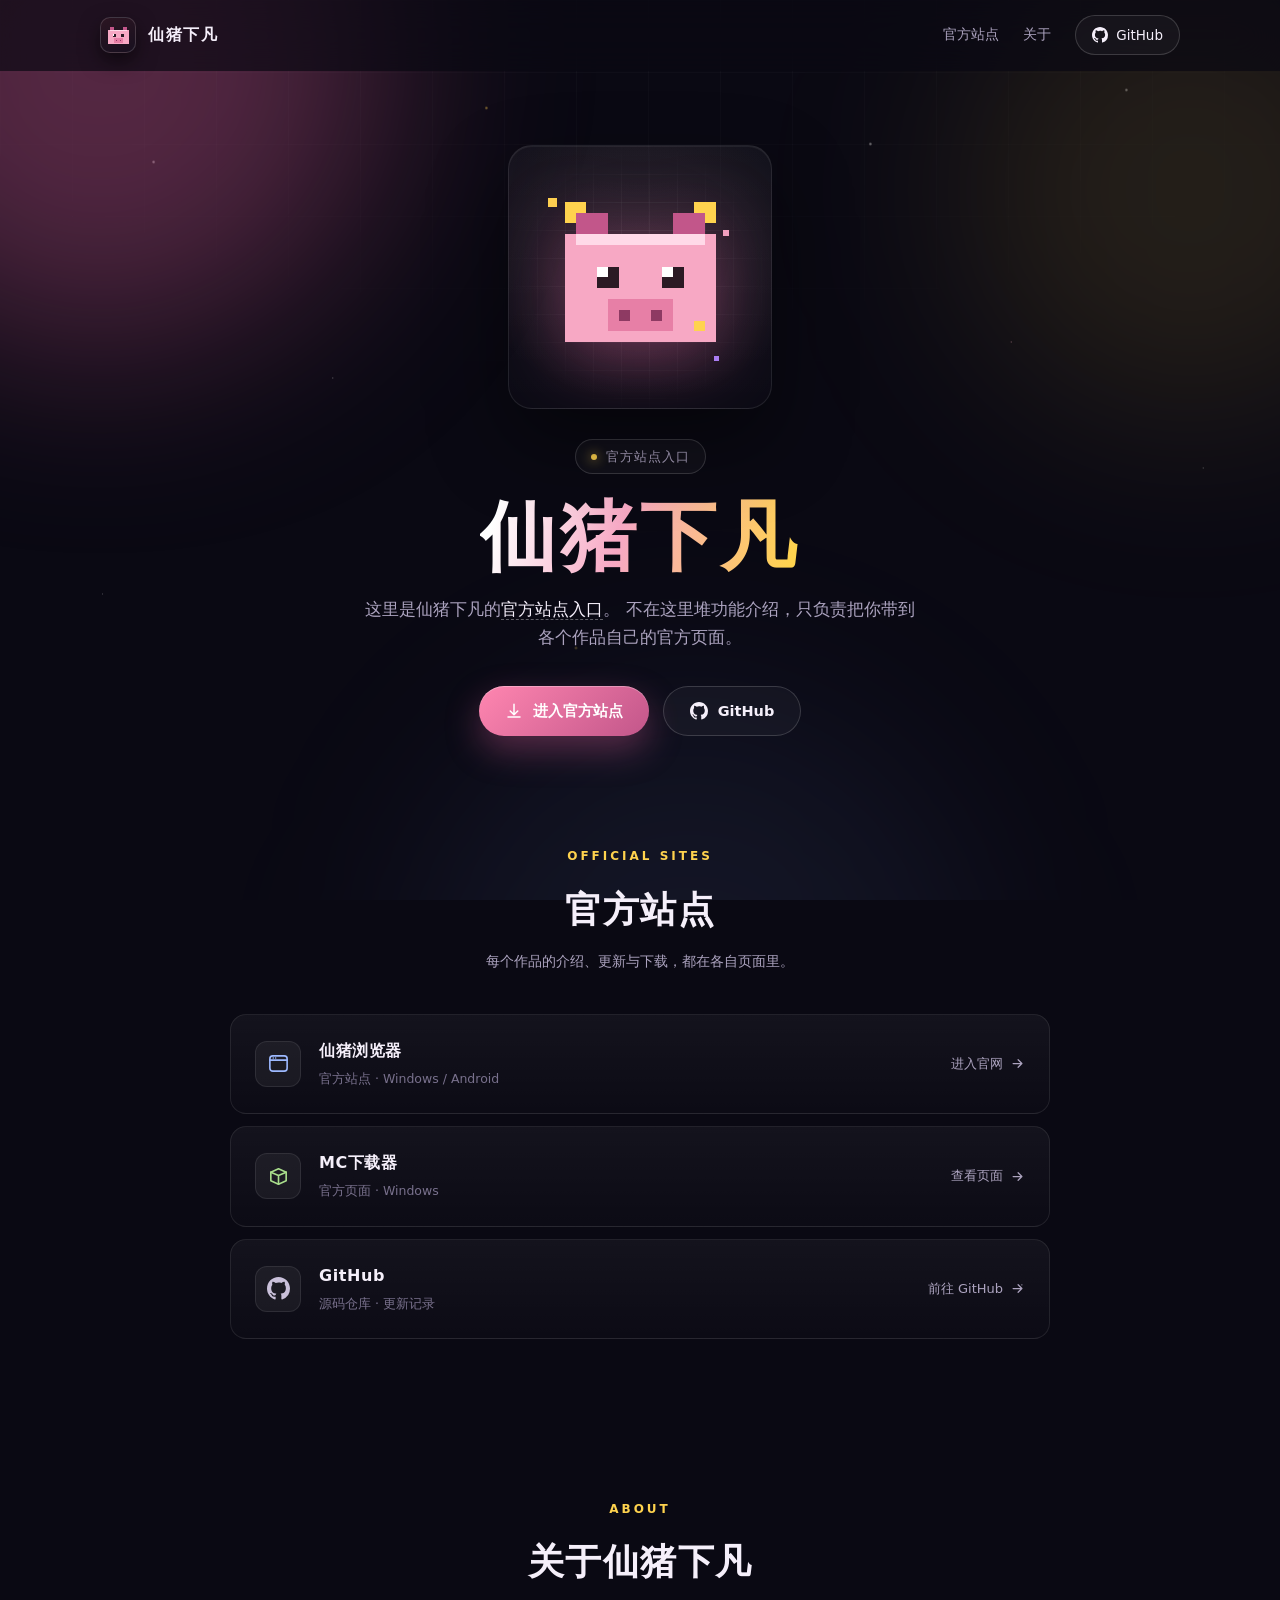
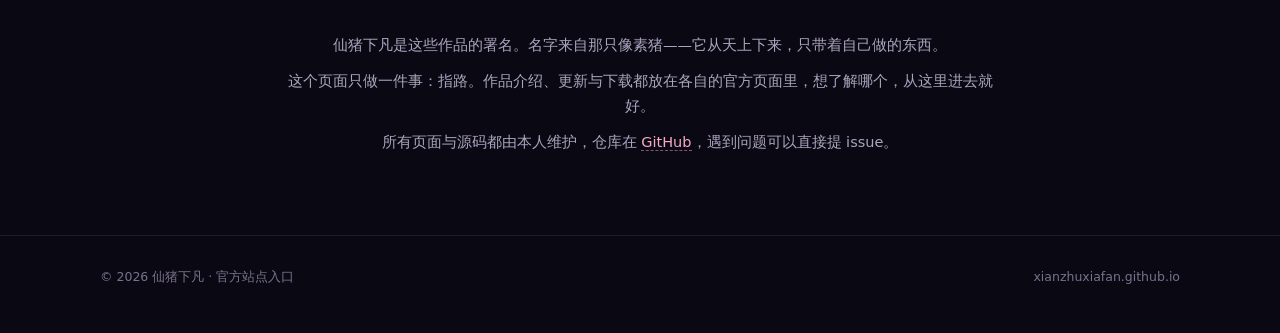
<file: index.html>
<!DOCTYPE html>
<html lang="zh-CN">
<head>
<meta charset="utf-8">
<meta name="viewport" content="width=device-width,initial-scale=1">
<title>仙猪下凡 · 官方站点</title>
<meta name="description" content="仙猪下凡的官方站点入口，指路仙猪浏览器与 MC下载器的官方页面。">
<meta name="theme-color" content="#0a0913">
<link rel="icon" href="data:image/svg+xml,%3Csvg xmlns='http://www.w3.org/2000/svg' viewBox='0 0 16 16'%3E%3Crect width='16' height='16' rx='4' fill='%23f7a8c4'/%3E%3Crect x='4' y='6' width='2' height='2' fill='%232b1a24'/%3E%3Crect x='10' y='6' width='2' height='2' fill='%232b1a24'/%3E%3Crect x='6' y='10' width='4' height='2' fill='%23c2568a'/%3E%3C/svg%3E">
<style>
  :root{
    --bg:#0a0913;
    --bg2:#100e1c;
    --panel:rgba(255,255,255,.035);
    --panel2:rgba(255,255,255,.065);
    --line:rgba(255,255,255,.085);
    --line2:rgba(255,255,255,.16);
    --text:#f5effa;
    --sub:#aca3bf;
    --dim:#79718d;
    --pink:#f7a8c4;
    --pink2:#ff86b0;
    --pinkd:#c2568a;
    --gold:#ffd34e;
    --violet:#a882ff;
    --max:1080px;
    --font:"Segoe UI","PingFang SC","Microsoft YaHei",system-ui,-apple-system,sans-serif;
  }
  *{box-sizing:border-box}
  html{scroll-behavior:smooth}
  body{margin:0;background:var(--bg);color:var(--text);font-family:var(--font);line-height:1.7;-webkit-font-smoothing:antialiased;overflow-x:hidden}
  a{color:inherit;text-decoration:none}
  svg{display:block}
  .wrap{width:min(100% - 44px,var(--max));margin:0 auto}

  /* ---------- 天幕 ---------- */
  .sky{position:fixed;inset:0;z-index:0;pointer-events:none;overflow:hidden}
  .sky::before{
    content:"";position:absolute;inset:0;
    background:
      radial-gradient(2px 2px at 12% 18%,rgba(255,255,255,.5),transparent 100%),
      radial-gradient(1px 1px at 26% 42%,rgba(255,255,255,.35),transparent 100%),
      radial-gradient(2px 2px at 38% 12%,rgba(255,211,78,.5),transparent 100%),
      radial-gradient(1px 1px at 54% 30%,rgba(255,255,255,.4),transparent 100%),
      radial-gradient(2px 2px at 68% 16%,rgba(255,255,255,.45),transparent 100%),
      radial-gradient(1px 1px at 79% 38%,rgba(247,168,196,.45),transparent 100%),
      radial-gradient(2px 2px at 88% 10%,rgba(255,255,255,.4),transparent 100%),
      radial-gradient(1px 1px at 94% 52%,rgba(255,255,255,.3),transparent 100%),
      radial-gradient(1px 1px at 8% 66%,rgba(255,255,255,.28),transparent 100%),
      radial-gradient(2px 2px at 45% 72%,rgba(255,211,78,.3),transparent 100%);
    animation:twinkle 7s ease-in-out infinite alternate;
  }
  @keyframes twinkle{from{opacity:.55}to{opacity:1}}
  .sky::after{
    content:"";position:absolute;inset:0;
    background-image:linear-gradient(rgba(255,255,255,.022) 1px,transparent 1px),
                     linear-gradient(90deg,rgba(255,255,255,.022) 1px,transparent 1px);
    background-size:72px 72px;
    mask-image:radial-gradient(ellipse 90% 55% at 50% 0%,#000 15%,transparent 80%);
    -webkit-mask-image:radial-gradient(ellipse 90% 55% at 50% 0%,#000 15%,transparent 80%);
  }
  .glow{position:absolute;border-radius:50%;filter:blur(100px)}
  .glow.a{width:560px;height:560px;left:-180px;top:-220px;background:rgba(194,86,138,.4)}
  .glow.b{width:460px;height:460px;right:-140px;top:-40px;background:rgba(255,211,78,.11)}
  .glow.c{width:560px;height:560px;left:32%;top:700px;background:rgba(126,167,255,.08)}

  /* ---------- 导航 ---------- */
  .nav{
    position:sticky;top:0;z-index:30;
    backdrop-filter:blur(18px);-webkit-backdrop-filter:blur(18px);
    background:rgba(10,9,19,.7);border-bottom:1px solid transparent;
    transition:background .25s,border-color .25s;
  }
  .nav.on{border-bottom-color:var(--line);background:rgba(10,9,19,.92)}
  .nav-in{display:flex;align-items:center;gap:28px;height:70px}
  .brand{display:flex;align-items:center;gap:12px;font-weight:700;font-size:16px;letter-spacing:1.5px}
  .brand .mark{
    width:36px;height:36px;border-radius:10px;display:grid;place-items:center;
    background:linear-gradient(160deg,#2b1522,#18101f);border:1px solid var(--line2);
    box-shadow:0 8px 20px rgba(0,0,0,.55);
  }
  .brand .mark svg{width:23px;height:23px}
  .nav-links{display:flex;align-items:center;gap:24px;margin-left:auto;font-size:14px;color:var(--sub)}
  .nav-links a{transition:color .18s}
  .nav-links a:hover{color:var(--text)}
  .ghost-btn{
    display:inline-flex;align-items:center;gap:8px;min-height:40px;padding:0 16px;border-radius:999px;
    border:1px solid var(--line2);background:var(--panel);color:var(--text);font-size:13.5px;
    transition:background .18s,border-color .18s,transform .18s;
  }
  .ghost-btn:hover{background:var(--panel2);border-color:rgba(247,168,196,.45);transform:translateY(-1px)}
  .ghost-btn svg{width:16px;height:16px;fill:currentColor}

  /* ---------- 首屏 ---------- */
  header{position:relative;z-index:1;padding:74px 0 30px;text-align:center}
  .stage{
    position:relative;width:clamp(200px,26vw,264px);aspect-ratio:1/1;margin:0 auto 30px;
    border-radius:24px;border:1px solid var(--line);display:grid;place-items:center;
    background:
      radial-gradient(240px 200px at 50% 42%,rgba(247,168,196,.15),transparent 72%),
      linear-gradient(180deg,rgba(255,255,255,.045),rgba(255,255,255,.01));
    box-shadow:0 34px 80px rgba(0,0,0,.45),inset 0 1px 0 rgba(255,255,255,.06);
    overflow:hidden;
  }
  .stage::before{
    content:"";position:absolute;inset:0;
    background-image:linear-gradient(rgba(255,255,255,.05) 1px,transparent 1px),
                     linear-gradient(90deg,rgba(255,255,255,.05) 1px,transparent 1px);
    background-size:28px 28px;
    mask-image:radial-gradient(circle at 50% 50%,#000 30%,transparent 76%);
    -webkit-mask-image:radial-gradient(circle at 50% 50%,#000 30%,transparent 76%);
  }
  .pig{width:66%;position:relative;z-index:1;filter:drop-shadow(0 18px 34px rgba(194,86,138,.45));animation:float 6s ease-in-out infinite}
  @keyframes float{0%,100%{transform:translateY(0)}50%{transform:translateY(-8px)}}
  .spark{position:absolute;background:var(--gold)}
  .spark.s1{width:9px;height:9px;left:15%;top:20%}
  .spark.s2{width:6px;height:6px;right:16%;top:32%;background:var(--pink)}
  .spark.s3{width:5px;height:5px;right:20%;bottom:18%;background:var(--violet)}

  .badge{
    display:inline-flex;align-items:center;gap:9px;padding:6px 15px;border-radius:999px;
    border:1px solid var(--line2);background:var(--panel);color:var(--sub);
    font-size:12.5px;letter-spacing:1px;
  }
  .badge i{width:6px;height:6px;border-radius:50%;background:var(--gold);box-shadow:0 0 12px var(--gold)}
  h1{
    font-size:clamp(44px,7vw,76px);line-height:1.08;letter-spacing:4px;
    margin:22px 0 18px;font-weight:800;
  }
  h1 span{
    background:linear-gradient(105deg,#fff 6%,var(--pink) 44%,var(--gold) 96%);
    -webkit-background-clip:text;background-clip:text;color:transparent;
  }
  .lead{max-width:560px;margin:0 auto;color:var(--sub);font-size:clamp(14.5px,1.7vw,16.5px)}
  .lead b{color:var(--text);font-weight:600}
  .cta{display:flex;gap:14px;flex-wrap:wrap;justify-content:center;margin-top:34px}
  .btn{
    display:inline-flex;align-items:center;justify-content:center;gap:10px;min-height:50px;
    padding:0 26px;border-radius:999px;font-size:14.5px;font-weight:600;
    transition:transform .18s,box-shadow .18s,background .18s,border-color .18s;
  }
  .btn:hover{transform:translateY(-2px)}
  .btn svg{width:18px;height:18px;flex:none}
  .btn-primary{
    background:linear-gradient(135deg,var(--pink2),var(--pinkd));color:#fff;
    box-shadow:0 14px 34px rgba(194,86,138,.4),inset 0 1px 0 rgba(255,255,255,.3);
  }
  .btn-primary:hover{box-shadow:0 18px 44px rgba(194,86,138,.55)}
  .btn-ghost{background:var(--panel);border:1px solid var(--line2);color:var(--text)}
  .btn-ghost:hover{background:var(--panel2);border-color:rgba(255,211,78,.45)}

  /* ---------- 区块 ---------- */
  section{position:relative;z-index:1;padding:80px 0}
  .sec-head{text-align:center;margin-bottom:40px}
  .kicker{color:var(--gold);font-size:12px;letter-spacing:3px;font-weight:600;text-transform:uppercase}
  .sec-head h2{font-size:clamp(26px,3.6vw,36px);letter-spacing:1.5px;margin:12px 0 10px}
  .sec-head p{color:var(--sub);font-size:14px;margin:0}

  /* ---------- 站点列表 ---------- */
  .sites{max-width:820px;margin:0 auto;display:flex;flex-direction:column;gap:12px}
  .site{
    position:relative;display:flex;align-items:center;gap:18px;padding:22px 24px;
    border:1px solid var(--line);border-radius:16px;
    background:linear-gradient(180deg,rgba(255,255,255,.045),rgba(255,255,255,.012));
    transition:transform .2s,border-color .2s,background .2s;
  }
  .site:hover{transform:translateY(-2px);border-color:rgba(247,168,196,.38);background:rgba(247,168,196,.055)}
  .site-ico{
    width:46px;height:46px;border-radius:12px;display:grid;place-items:center;flex:none;
    background:rgba(255,255,255,.05);border:1px solid var(--line);
  }
  .site-ico svg{width:23px;height:23px}
  .site-info{flex:1;min-width:0}
  .site-info b{display:block;font-size:16px;letter-spacing:.6px}
  .site-info span{font-size:12.5px;color:var(--dim)}
  .site-go{
    display:inline-flex;align-items:center;gap:7px;flex:none;font-size:13px;color:var(--sub);
    transition:color .18s,gap .18s;
  }
  .site:hover .site-go{color:var(--pink);gap:11px}
  .site-go svg{width:15px;height:15px;stroke:currentColor;fill:none;stroke-width:2;stroke-linecap:round;stroke-linejoin:round}

  .site:nth-child(1) .site-ico svg{stroke:#9db9ff}
  .site:nth-child(2) .site-ico svg{stroke:#a9de8c}
  .site:nth-child(3) .site-ico svg{fill:#c9c0da}
  .site-ico svg{fill:none;stroke-width:1.7;stroke-linecap:round;stroke-linejoin:round}

  /* ---------- 关于 ---------- */
  .about{max-width:720px;margin:0 auto;text-align:center}
  .about p{color:var(--sub);font-size:14.5px;margin:0 0 12px}
  .about p:last-child{margin-bottom:0}
  .about a{color:var(--pink);border-bottom:1px dashed rgba(247,168,196,.5)}
  .about a:hover{border-bottom-style:solid}

  footer{position:relative;z-index:1;border-top:1px solid var(--line);padding:30px 0 46px;color:var(--dim);font-size:12.5px}
  .foot-in{display:flex;justify-content:space-between;align-items:center;gap:16px;flex-wrap:wrap}
  .foot-in a:hover{color:var(--text)}

  .reveal{opacity:0;transform:translateY(18px);transition:opacity .6s ease,transform .6s ease}
  .reveal.in{opacity:1;transform:none}

  @media (max-width:820px){
    .nav-links a:not(.ghost-btn){display:none}
  }
  @media (max-width:600px){
    .wrap{width:calc(100% - 34px)}
    header{padding-top:50px}
    h1{letter-spacing:2px}
    .cta{flex-direction:column}
    .btn{width:100%}
    .site{padding:18px;gap:14px}
    .site-go span{display:none}
    .stage{width:190px}
    .spark.s1,.spark.s2{display:none}
    section{padding:64px 0}
  }
  @media (prefers-reduced-motion:reduce){
    .reveal{opacity:1;transform:none;transition:none}
    .pig,.sky::before{animation:none}
    html{scroll-behavior:auto}
  }
</style>
</head>
<body>

<div class="sky" aria-hidden="true">
  <div class="glow a"></div>
  <div class="glow b"></div>
  <div class="glow c"></div>
</div>

<nav class="nav" id="nav">
  <div class="wrap nav-in">
    <a class="brand" href="./">
      <span class="mark">
        <svg viewBox="0 0 16 16" shape-rendering="crispEdges" aria-hidden="true">
          <rect x="2" y="2" width="3" height="2" fill="#c2568a"/><rect x="11" y="2" width="3" height="2" fill="#c2568a"/>
          <rect x="1" y="4" width="14" height="10" fill="#f7a8c4"/>
          <rect x="2" y="4" width="12" height="1" fill="#ffd9e8"/>
          <rect x="4" y="7" width="2" height="2" fill="#2b1a24"/><rect x="10" y="7" width="2" height="2" fill="#2b1a24"/>
          <rect x="4" y="7" width="1" height="1" fill="#fff"/>
          <rect x="5" y="10" width="6" height="3" fill="#e77fa6"/>
          <rect x="6" y="11" width="1" height="1" fill="#8e3a63"/><rect x="9" y="11" width="1" height="1" fill="#8e3a63"/>
        </svg>
      </span>
      <span>仙猪下凡</span>
    </a>
    <div class="nav-links">
      <a href="#sites">官方站点</a>
      <a href="#about">关于</a>
      <a class="ghost-btn" href="https://github.com/xianzhuxiafan" target="_blank" rel="noopener">
        <svg viewBox="0 0 16 16" aria-hidden="true"><path d="M8 0C3.58 0 0 3.58 0 8c0 3.54 2.29 6.53 5.47 7.59.4.07.55-.17.55-.38 0-.19-.01-.82-.01-1.49-2.01.37-2.53-.49-2.69-.94-.09-.23-.48-.94-.82-1.13-.28-.15-.68-.52-.01-.53.63-.01 1.08.58 1.23.82.72 1.21 1.87.87 2.33.66.07-.52.28-.87.51-1.07-1.78-.2-3.64-.89-3.64-3.95 0-.87.31-1.59.82-2.15-.08-.2-.36-1.02.08-2.12 0 0 .67-.21 2.2.82a7.4 7.4 0 0 1 2-.27c.68 0 1.36.09 2 .27 1.53-1.04 2.2-.82 2.2-.82.44 1.1.16 1.92.08 2.12.51.56.82 1.27.82 2.15 0 3.07-1.87 3.75-3.65 3.95.29.25.54.73.54 1.48 0 1.07-.01 1.93-.01 2.2 0 .21.15.46.55.38A8.01 8.01 0 0 0 16 8c0-4.42-3.58-8-8-8Z"/></svg>
        GitHub
      </a>
    </div>
  </div>
</nav>

<header>
  <div class="wrap">
    <div class="stage reveal">
      <span class="spark s1"></span><span class="spark s2"></span><span class="spark s3"></span>
      <svg class="pig" viewBox="0 0 16 16" shape-rendering="crispEdges" aria-label="仙猪下凡像素猪头">
        <rect x="1" y="1" width="2" height="2" fill="#ffd34e"/><rect x="13" y="1" width="2" height="2" fill="#ffd34e"/>
        <rect x="2" y="2" width="3" height="2" fill="#c2568a"/><rect x="11" y="2" width="3" height="2" fill="#c2568a"/>
        <rect x="1" y="4" width="14" height="10" fill="#f7a8c4"/>
        <rect x="2" y="4" width="12" height="1" fill="#ffd9e8"/>
        <rect x="4" y="7" width="2" height="2" fill="#2b1a24"/><rect x="10" y="7" width="2" height="2" fill="#2b1a24"/>
        <rect x="4" y="7" width="1" height="1" fill="#ffffff"/><rect x="10" y="7" width="1" height="1" fill="#ffffff"/>
        <rect x="5" y="10" width="6" height="3" fill="#e77fa6"/>
        <rect x="6" y="11" width="1" height="1" fill="#8e3a63"/><rect x="9" y="11" width="1" height="1" fill="#8e3a63"/>
        <rect x="13" y="12" width="1" height="1" fill="#ffd34e"/>
      </svg>
    </div>

    <div class="badge reveal"><i></i>官方站点入口</div>
    <h1 class="reveal"><span>仙猪下凡</span></h1>
    <p class="lead reveal">
      这里是仙猪下凡的<a href="#sites" style="color:var(--text);border-bottom:1px dashed rgba(255,255,255,.35)">官方站点入口</a>。
      不在这里堆功能介绍，只负责把你带到各个作品自己的官方页面。
    </p>
    <div class="cta reveal">
      <a class="btn btn-primary" href="#sites">
        <svg viewBox="0 0 24 24" fill="none" stroke="currentColor" stroke-width="2" stroke-linecap="round" stroke-linejoin="round" aria-hidden="true"><path d="M12 3v14m0 0 5-5m-5 5-5-5M4 20h16"/></svg>
        进入官方站点
      </a>
      <a class="btn btn-ghost" href="https://github.com/xianzhuxiafan" target="_blank" rel="noopener">
        <svg viewBox="0 0 16 16" fill="currentColor" aria-hidden="true"><path d="M8 0C3.58 0 0 3.58 0 8c0 3.54 2.29 6.53 5.47 7.59.4.07.55-.17.55-.38 0-.19-.01-.82-.01-1.49-2.01.37-2.53-.49-2.69-.94-.09-.23-.48-.94-.82-1.13-.28-.15-.68-.52-.01-.53.63-.01 1.08.58 1.23.82.72 1.21 1.87.87 2.33.66.07-.52.28-.87.51-1.07-1.78-.2-3.64-.89-3.64-3.95 0-.87.31-1.59.82-2.15-.08-.2-.36-1.02.08-2.12 0 0 .67-.21 2.2.82a7.4 7.4 0 0 1 2-.27c.68 0 1.36.09 2 .27 1.53-1.04 2.2-.82 2.2-.82.44 1.1.16 1.92.08 2.12.51.56.82 1.27.82 2.15 0 3.07-1.87 3.75-3.65 3.95.29.25.54.73.54 1.48 0 1.07-.01 1.93-.01 2.2 0 .21.15.46.55.38A8.01 8.01 0 0 0 16 8c0-4.42-3.58-8-8-8Z"/></svg>
        GitHub
      </a>
    </div>
  </div>
</header>

<section id="sites">
  <div class="wrap">
    <div class="sec-head reveal">
      <div class="kicker">Official Sites</div>
      <h2>官方站点</h2>
      <p>每个作品的介绍、更新与下载，都在各自页面里。</p>
    </div>

    <div class="sites">
      <a class="site reveal" href="./browser/">
        <span class="site-ico">
          <svg viewBox="0 0 24 24" aria-hidden="true"><rect x="3" y="4" width="18" height="16" rx="3"/><path d="M3 8.5h18M6.5 6.2h.01M9 6.2h.01"/></svg>
        </span>
        <span class="site-info"><b>仙猪浏览器</b><span>官方站点 · Windows / Android</span></span>
        <span class="site-go">进入官网 <svg viewBox="0 0 24 24"><path d="M5 12h13M13 6l6 6-6 6"/></svg></span>
      </a>

      <a class="site reveal" href="./tools/mcxzq.html">
        <span class="site-ico">
          <svg viewBox="0 0 24 24" aria-hidden="true"><path d="M4 7.5 12 4l8 3.5v9L12 20l-8-3.5v-9Z"/><path d="M4 7.5 12 11l8-3.5M12 11v9"/></svg>
        </span>
        <span class="site-info"><b>MC下载器</b><span>官方页面 · Windows</span></span>
        <span class="site-go">查看页面 <svg viewBox="0 0 24 24"><path d="M5 12h13M13 6l6 6-6 6"/></svg></span>
      </a>

      <a class="site reveal" href="https://github.com/xianzhuxiafan" target="_blank" rel="noopener">
        <span class="site-ico">
          <svg viewBox="0 0 16 16" aria-hidden="true"><path d="M8 0C3.58 0 0 3.58 0 8c0 3.54 2.29 6.53 5.47 7.59.4.07.55-.17.55-.38 0-.19-.01-.82-.01-1.49-2.01.37-2.53-.49-2.69-.94-.09-.23-.48-.94-.82-1.13-.28-.15-.68-.52-.01-.53.63-.01 1.08.58 1.23.82.72 1.21 1.87.87 2.33.66.07-.52.28-.87.51-1.07-1.78-.2-3.64-.89-3.64-3.95 0-.87.31-1.59.82-2.15-.08-.2-.36-1.02.08-2.12 0 0 .67-.21 2.2.82a7.4 7.4 0 0 1 2-.27c.68 0 1.36.09 2 .27 1.53-1.04 2.2-.82 2.2-.82.44 1.1.16 1.92.08 2.12.51.56.82 1.27.82 2.15 0 3.07-1.87 3.75-3.65 3.95.29.25.54.73.54 1.48 0 1.07-.01 1.93-.01 2.2 0 .21.15.46.55.38A8.01 8.01 0 0 0 16 8c0-4.42-3.58-8-8-8Z"/></svg>
        </span>
        <span class="site-info"><b>GitHub</b><span>源码仓库 · 更新记录</span></span>
        <span class="site-go">前往 GitHub <svg viewBox="0 0 24 24"><path d="M5 12h13M13 6l6 6-6 6M19 6h.01"/></svg></span>
      </a>
    </div>
  </div>
</section>

<section id="about">
  <div class="wrap">
    <div class="sec-head reveal">
      <div class="kicker">About</div>
      <h2>关于仙猪下凡</h2>
    </div>
    <div class="about reveal">
      <p>仙猪下凡是这些作品的署名。名字来自那只像素猪——它从天上下来，只带着自己做的东西。</p>
      <p>这个页面只做一件事：指路。作品介绍、更新与下载都放在各自的官方页面里，想了解哪个，从这里进去就好。</p>
      <p>所有页面与源码都由本人维护，仓库在 <a href="https://github.com/xianzhuxiafan" target="_blank" rel="noopener">GitHub</a>，遇到问题可以直接提 issue。</p>
    </div>
  </div>
</section>

<footer>
  <div class="wrap foot-in">
    <span>© 2026 仙猪下凡 · 官方站点入口</span>
    <span><a href="https://xianzhuxiafan.github.io/">xianzhuxiafan.github.io</a></span>
  </div>
</footer>

<script>
(function(){
  var nav = document.getElementById('nav');
  function onScroll(){ nav.classList.toggle('on', window.scrollY > 8); }
  window.addEventListener('scroll', onScroll, {passive:true});
  onScroll();

  var items = document.querySelectorAll('.reveal');
  if(!('IntersectionObserver' in window)){
    items.forEach(function(el){ el.classList.add('in'); });
    return;
  }
  var io = new IntersectionObserver(function(entries){
    entries.forEach(function(e){
      if(e.isIntersecting){ e.target.classList.add('in'); io.unobserve(e.target); }
    });
  }, {threshold:.12, rootMargin:'0px 0px -40px 0px'});
  items.forEach(function(el){ io.observe(el); });
})();
</script>
</body>
</html>
</file>
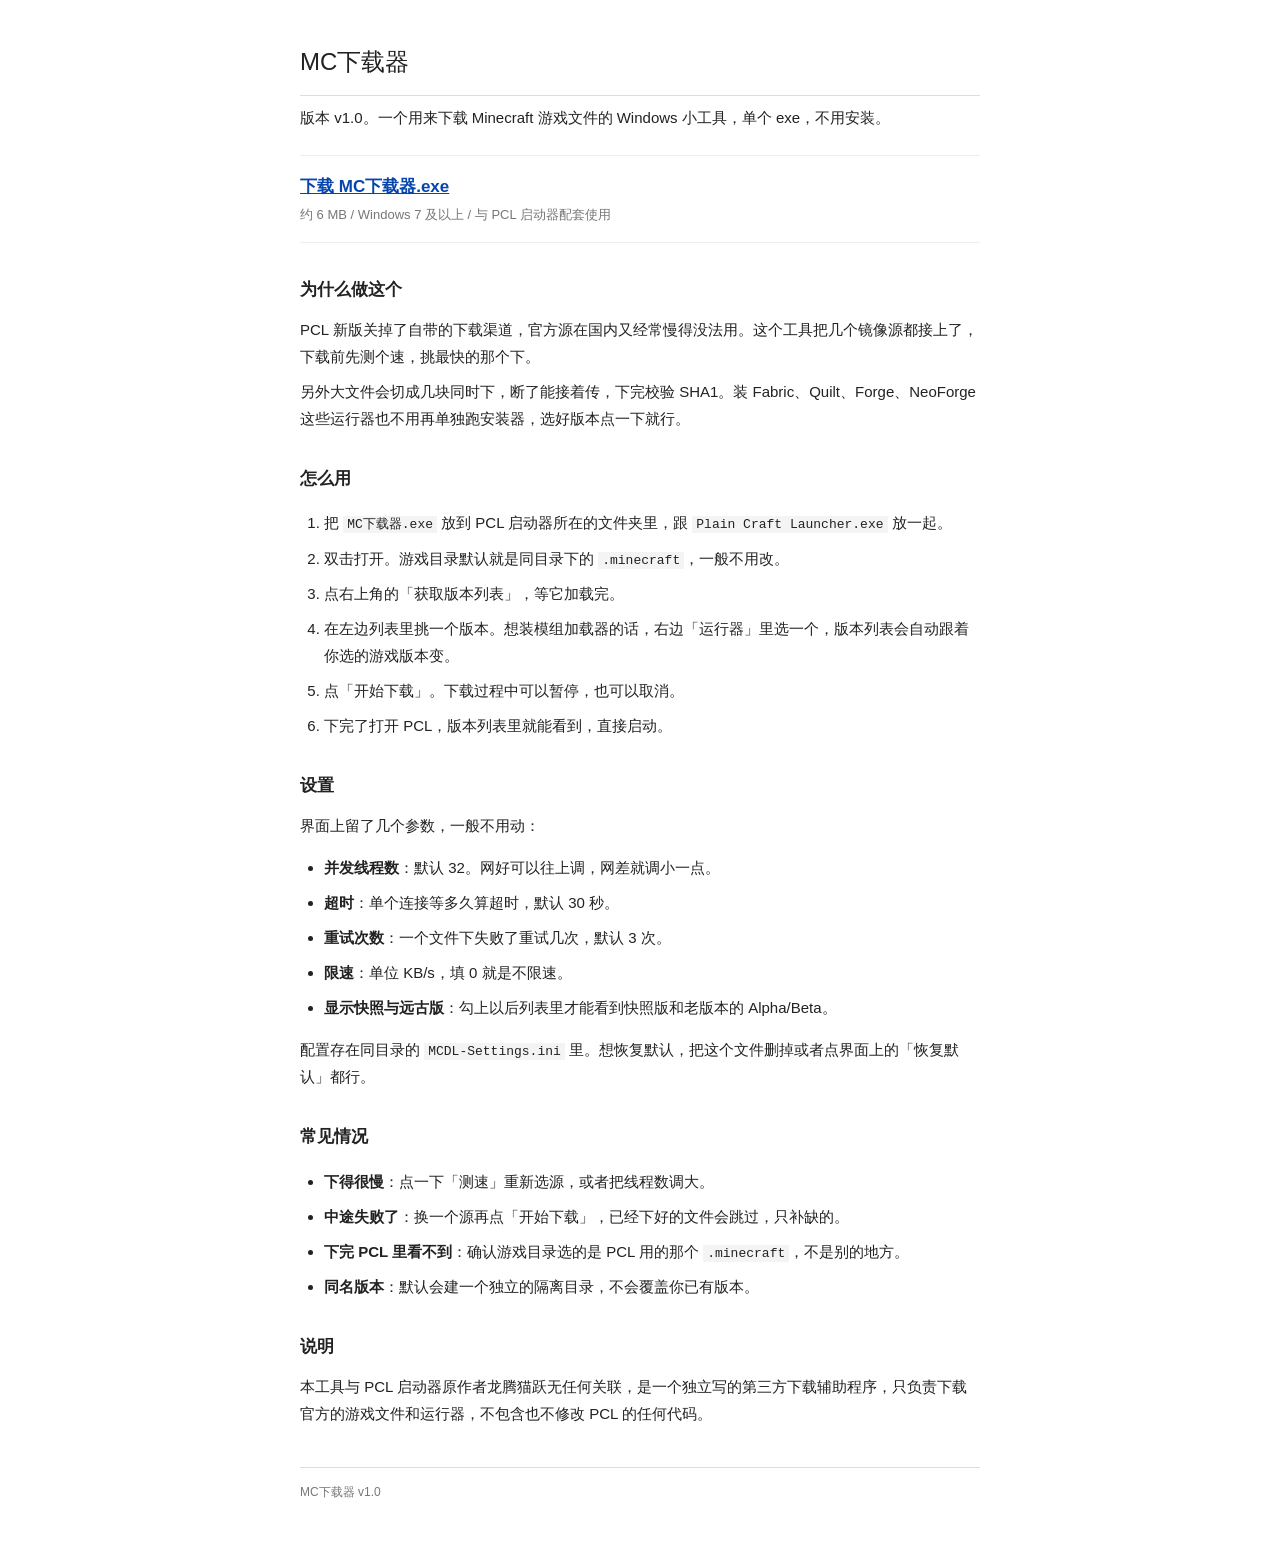
<file: mcxzq.html>
<!DOCTYPE html>
<html lang="zh-CN">
<head>
<meta charset="utf-8">
<meta name="viewport" content="width=device-width,initial-scale=1">
<title>页面已移动 · MC下载器</title>
<meta http-equiv="refresh" content="0;url=tools/mcxzq.html">
<script>location.replace('tools/mcxzq.html' + location.search + location.hash);</script>
<style>
  body{margin:0;min-height:100vh;display:grid;place-items:center;background:#fff;color:#222;
       font:14px/1.7 "Microsoft YaHei","PingFang SC",sans-serif;text-align:center;padding:24px}
  a{color:#0645ad}
</style>
</head>
<body>
  <div>
    <p>MC下载器页面已移动到 tools/ 目录。</p>
    <p><a href="tools/mcxzq.html">继续前往</a></p>
  </div>
</body>
</html>
</file>
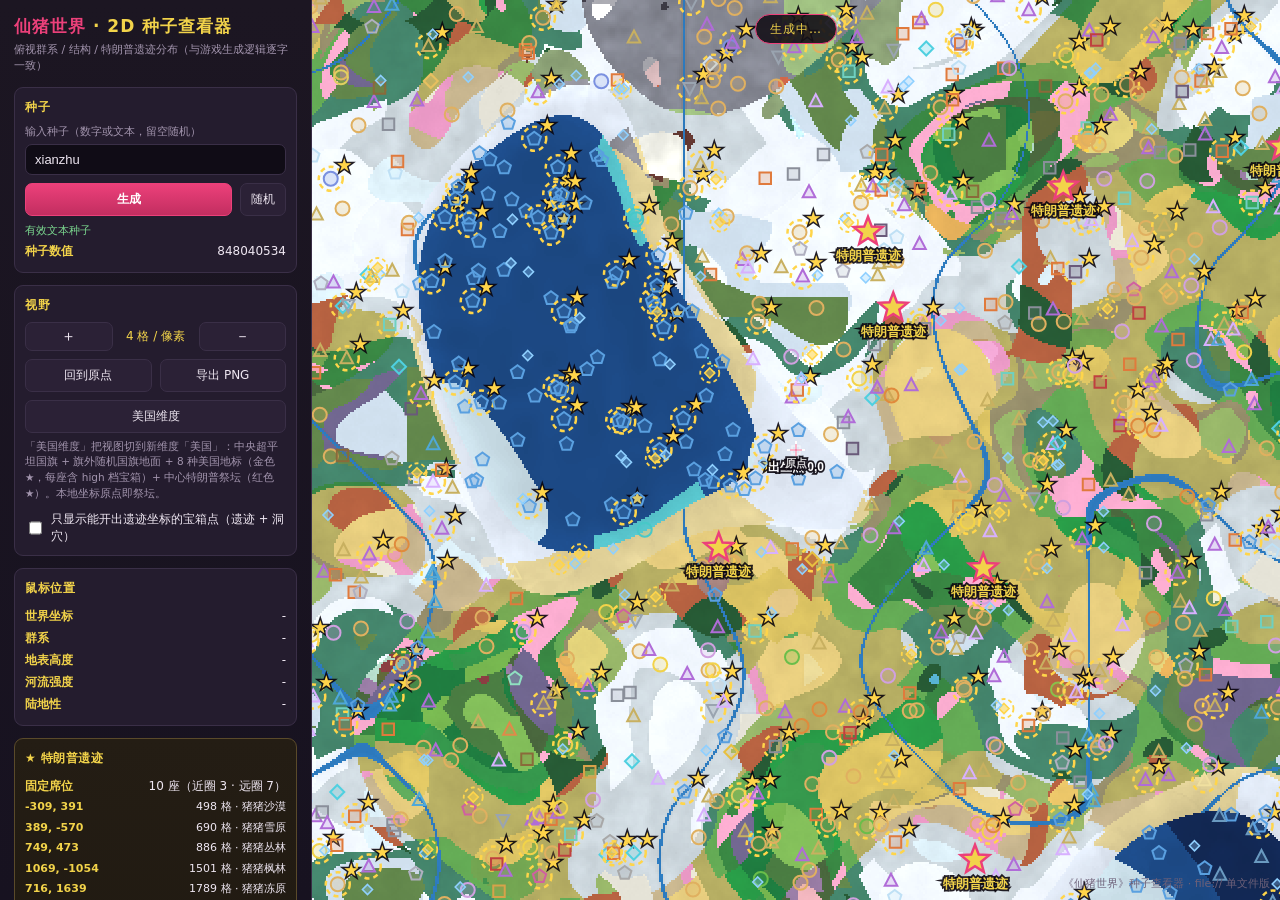
<file: seed-viewer.html>
<!DOCTYPE html>
<html lang="zh-CN">
<head>
<meta charset="utf-8">
<meta name="viewport" content="width=device-width,initial-scale=1">
<title>页面已移动 · 种子查看器</title>
<meta http-equiv="refresh" content="0;url=game/seed-viewer.html">
<script>location.replace('game/seed-viewer.html' + location.search + location.hash);</script>
<style>
  body{margin:0;min-height:100vh;display:grid;place-items:center;background:#141018;color:#efe7f2;
       font:14px/1.7 "Segoe UI","PingFang SC","Microsoft YaHei",system-ui,sans-serif;text-align:center;padding:24px}
  a{color:#ec407a}
</style>
</head>
<body>
  <div>
    <p>种子查看器已移动到 game/ 目录。</p>
    <p><a id="go" href="game/seed-viewer.html">继续前往</a></p>
  </div>
  <script>
    var a = document.getElementById('go');
    a.href = 'game/seed-viewer.html' + location.search + location.hash;
  </script>
</body>
</html>
</file>
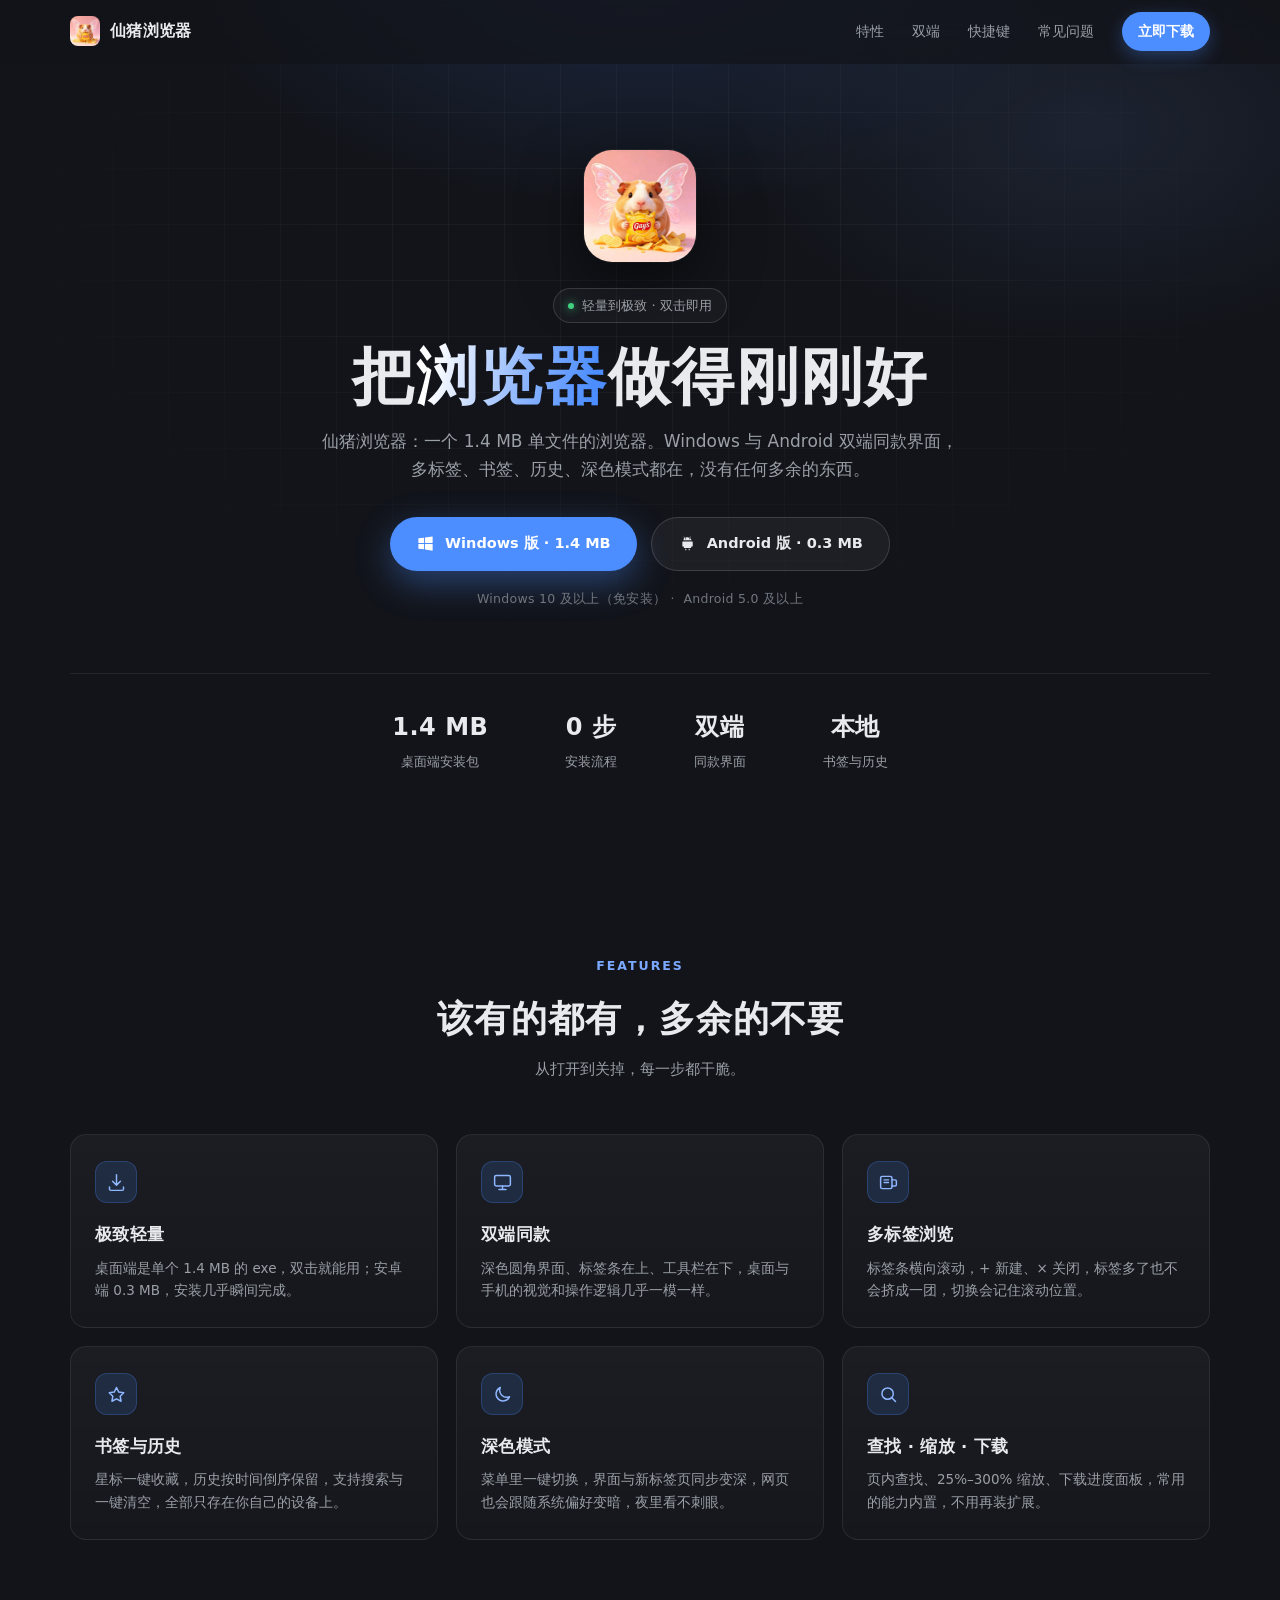
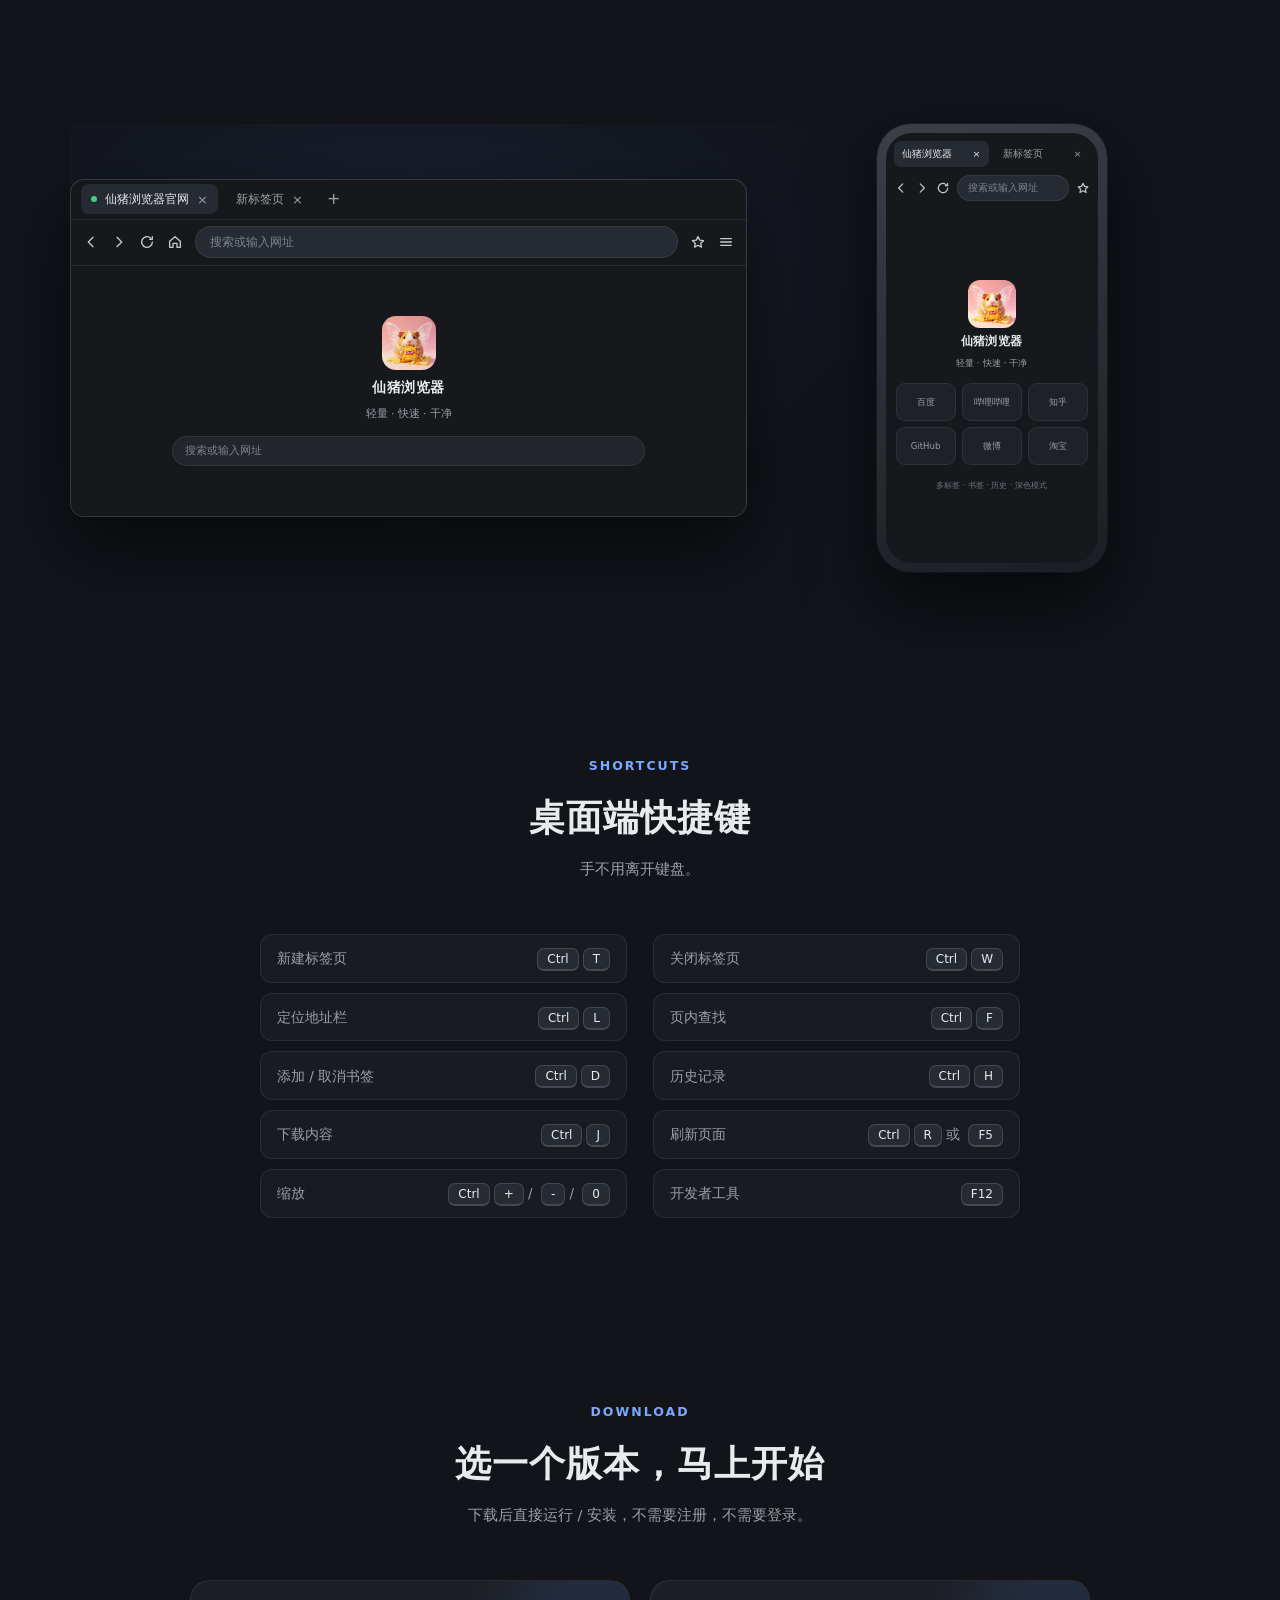
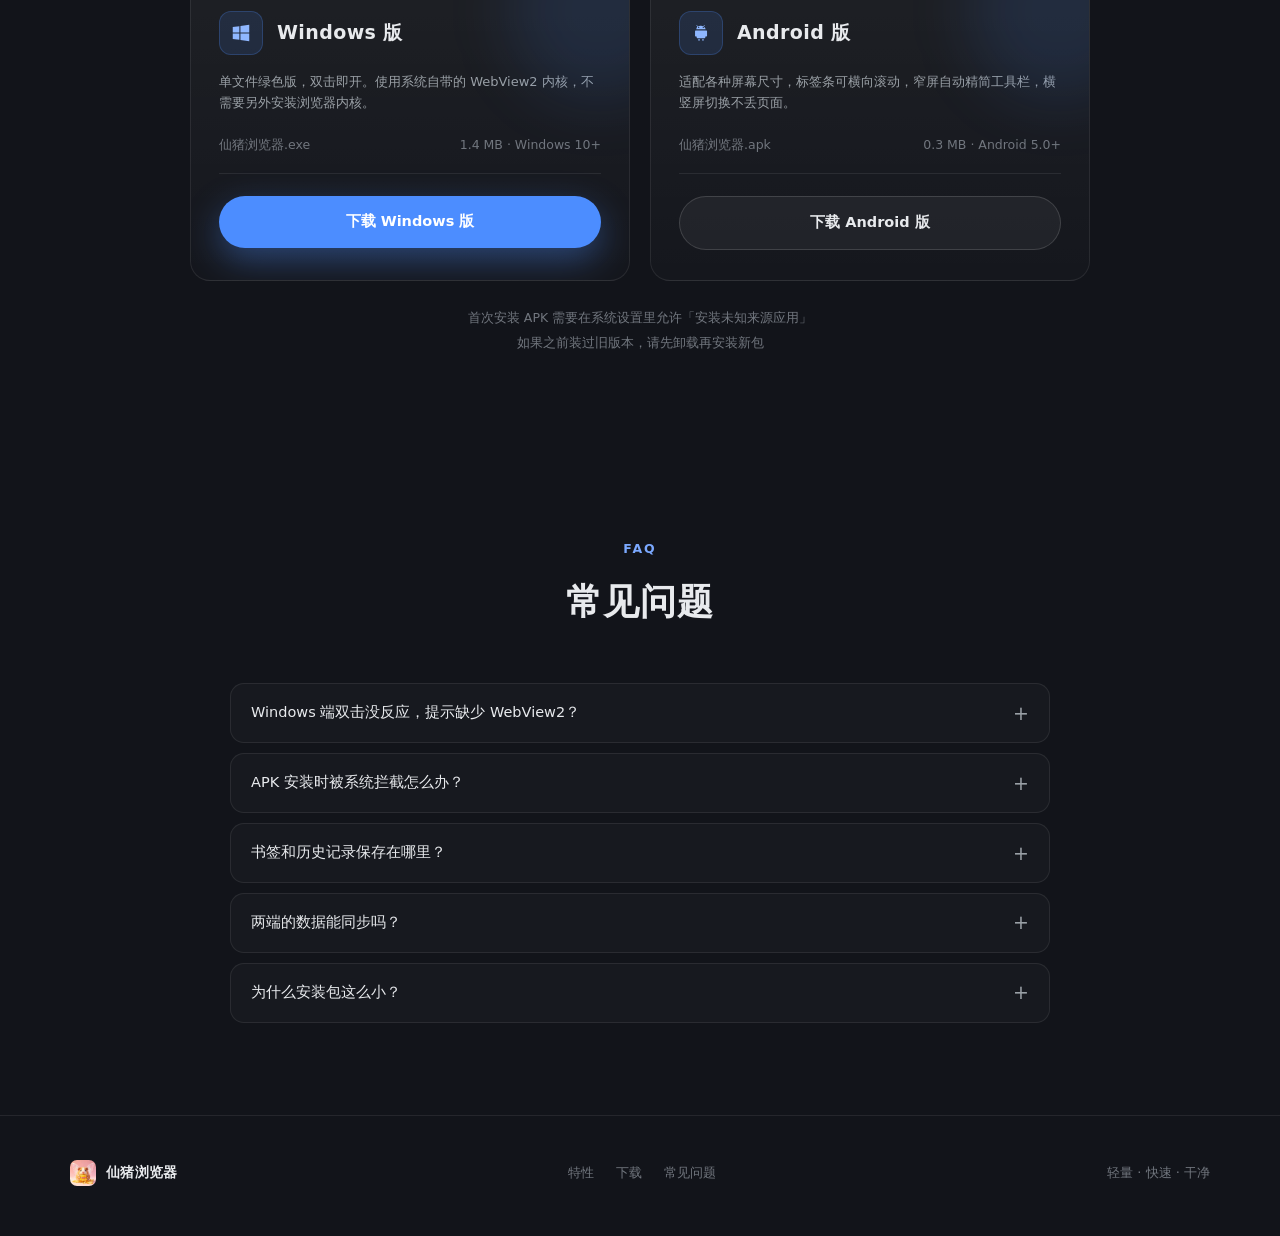
<file: xzllq.html>
<!DOCTYPE html>
<html lang="zh-CN">
<head>
<meta charset="utf-8">
<meta name="viewport" content="width=device-width,initial-scale=1">
<title>页面已移动 · 仙猪浏览器</title>
<meta http-equiv="refresh" content="0;url=browser/">
<script>location.replace('browser/' + location.search + location.hash);</script>
<style>
  body{margin:0;min-height:100vh;display:grid;place-items:center;background:#120c15;color:#f6e9f1;
       font:14px/1.7 "Segoe UI","PingFang SC","Microsoft YaHei",system-ui,sans-serif;text-align:center;padding:24px}
  a{color:#f7a8c4}
</style>
</head>
<body>
  <div>
    <p>仙猪浏览器页面已移动到新地址。</p>
    <p><a href="browser/">继续前往 browser/</a></p>
  </div>
</body>
</html>
</file>
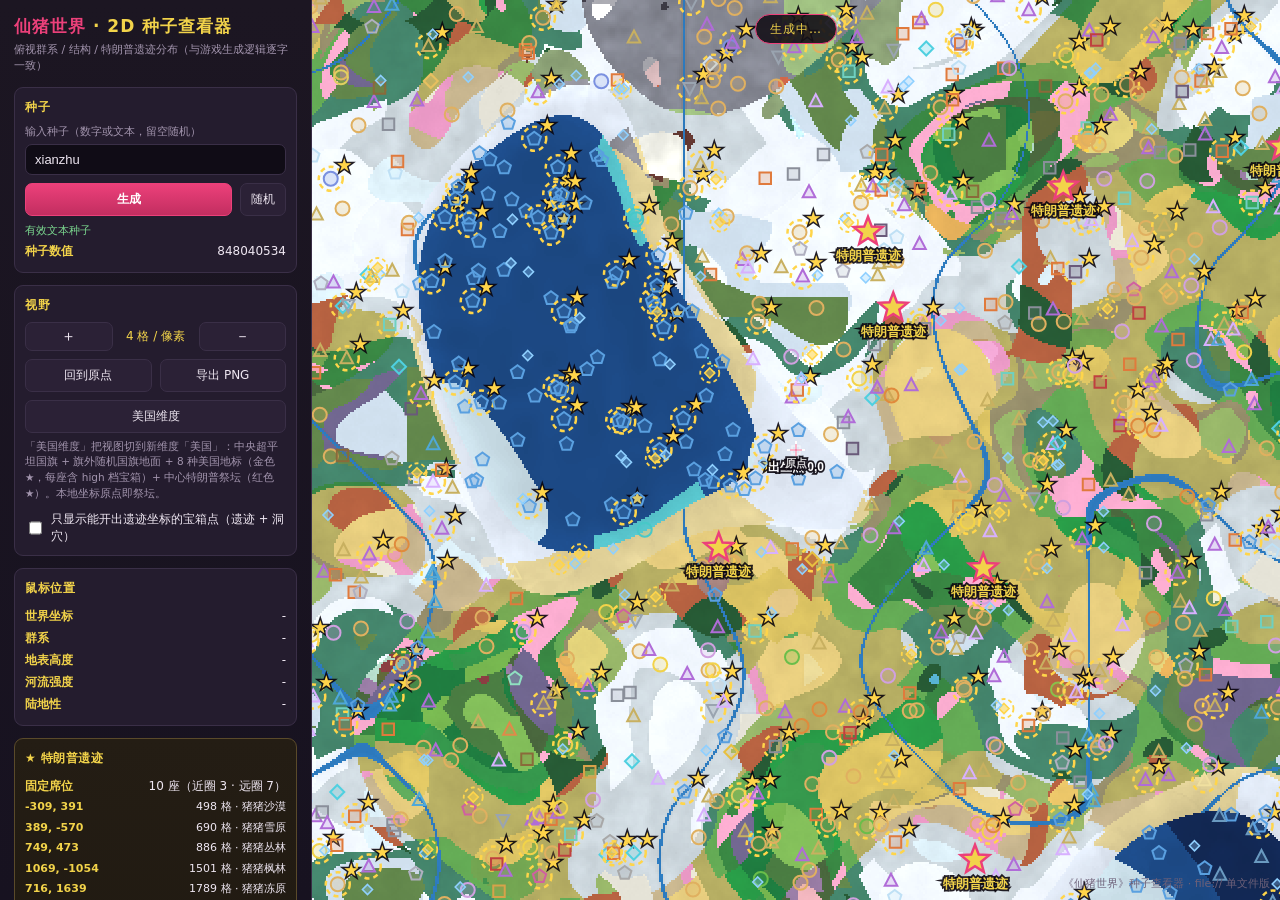
<file: game/seed-viewer.html>
<!DOCTYPE html>
<html lang="zh-CN">
<head>
<meta charset="utf-8">
<meta name="viewport" content="width=device-width,initial-scale=1">
<title>仙猪世界 · 2D 种子查看器</title>
<style>
  :root{
    --pink:#ec407a; --gold:#f2d34a; --bg:#141018; --panel:#1c1622; --panel2:#241c2e;
    --line:#3a2f47; --text:#efe7f2; --dim:#a294ad;
  }
  *{ box-sizing:border-box; }
  html,body{ height:100%; margin:0; }
  body{
    background:var(--bg); color:var(--text);
    font:13px/1.5 "Segoe UI","Microsoft YaHei",system-ui,sans-serif;
    overflow:hidden;
  }
  #app{ display:flex; height:100vh; width:100vw; }

  /* ---------- 左侧操作面板 ---------- */
  #panel{
    width:312px; flex:0 0 312px; height:100%;
    background:linear-gradient(180deg,#1c1622,#171220);
    border-right:1px solid var(--line);
    padding:14px 14px 24px; overflow-y:auto;
  }
  #panel h1{
    font-size:17px; margin:0 0 2px; color:var(--pink); letter-spacing:1px;
  }
  #panel h1 span{ color:var(--gold); }
  .sub{ color:var(--dim); font-size:11px; margin-bottom:12px; }
  .sec{
    margin:12px 0 0; padding:10px; border:1px solid var(--line); border-radius:9px;
    background:var(--panel2);
  }
  .sec h2{
    font-size:12px; margin:0 0 8px; color:var(--gold); font-weight:600;
    letter-spacing:.5px; text-transform:none;
  }
  label.f{ display:block; font-size:11px; color:var(--dim); margin-bottom:4px; }
  input[type=text]{
    width:100%; padding:7px 9px; border-radius:7px; border:1px solid var(--line);
    background:#100c16; color:var(--text); font-size:13px; outline:none;
  }
  input[type=text]:focus{ border-color:var(--pink); }
  .row{ display:flex; gap:8px; margin-top:8px; }
  button{
    cursor:pointer; border-radius:7px; border:1px solid var(--line);
    background:#2b2136; color:var(--text); font-size:12px; padding:7px 10px;
    transition:.12s; font-family:inherit;
  }
  button:hover{ border-color:var(--pink); background:#3a2b48; }
  button.primary{
    background:linear-gradient(180deg,#ec407a,#c22e60); border-color:#ec407a;
    color:#fff; font-weight:600; flex:1;
  }
  button.primary:hover{ filter:brightness(1.1); }
  .zoomrow{ display:flex; gap:6px; align-items:center; margin-top:8px; }
  .zoomrow button{ flex:1; padding:6px 0; font-size:15px; line-height:1; }
  .zoomval{ font-size:12px; color:var(--gold); min-width:74px; text-align:center; }
  .msg{ margin-top:7px; font-size:11px; min-height:15px; color:var(--dim); }
  .msg.ok{ color:#7bd88f; }
  .msg.err{ color:#ff7a90; }
  .kv{ display:flex; justify-content:space-between; gap:8px; font-size:12px; padding:2px 0; }
  .kv b{ color:var(--gold); font-weight:600; }
  .kv span{ color:var(--text); font-variant-numeric:tabular-nums; }
  .legend{ display:grid; grid-template-columns:1fr 1fr; gap:5px 8px; }
  .lg{ display:flex; align-items:center; gap:6px; font-size:11px; color:var(--dim); }
  .lg i{ width:11px; height:11px; flex:0 0 11px; display:inline-block; }
  .altarBox{ border-color:#5a4a2a; background:linear-gradient(180deg,#241d14,#1e1810); }
  .altarBox h2{ color:var(--gold); }
  .altList{ max-height:148px; overflow-y:auto; }
  .altList .kv{ font-size:11px; }
  .tip{ color:var(--dim); font-size:10.5px; margin-top:6px; }
  label.ck{
    display:flex; align-items:center; gap:6px; margin-top:9px;
    font-size:11.5px; color:var(--text); cursor:pointer;
  }
  label.ck input{ accent-color:var(--pink); width:14px; height:14px; cursor:pointer; }
  .gold{ color:#ffd54a; }

  /* ---------- 右侧舞台 ---------- */
  #stage{
    position:relative; flex:1; overflow:hidden; cursor:crosshair;
    touch-action:none;                 /* v2.68：触屏手势交给我们自己处理（单指拖=平移、双指=缩放） */
    background:#0b0810;
  }
  #stage.grabbing{ cursor:grabbing; }
  #base,#overlay{ position:absolute; left:0; top:0; width:100%; height:100%; }
  #base{ image-rendering:pixelated; image-rendering:crisp-edges; }
  #overlay{ pointer-events:none; }

  #busy{
    position:absolute; left:50%; top:14px; transform:translateX(-50%);
    background:rgba(20,16,24,.9); border:1px solid var(--pink); color:var(--gold);
    padding:5px 14px; border-radius:20px; font-size:12px; letter-spacing:1px;
    opacity:0; transition:.2s; pointer-events:none;
  }
  #busy.on{ opacity:1; }

  #tooltip{
    position:absolute; pointer-events:none; display:none;
    background:rgba(20,16,24,.94); border:1px solid var(--gold); border-radius:6px;
    padding:4px 8px; font-size:11px; color:var(--text); white-space:nowrap;
    transform:translate(12px,12px); z-index:5;
  }
  #hint{
    position:absolute; right:10px; bottom:8px; color:#6d6078; font-size:11px;
    pointer-events:none; text-align:right;
  }
</style>
</head>
<body>
<div id="app">
  <aside id="panel">
    <h1>仙猪世界 <span>· 2D 种子查看器</span></h1>
    <div class="sub">俯视群系 / 结构 / 特朗普遗迹分布（与游戏生成逻辑逐字一致）</div>

    <div class="sec">
      <h2>种子</h2>
      <label class="f" for="seedInput">输入种子（数字或文本，留空随机）</label>
      <input type="text" id="seedInput" value="xianzhu" spellcheck="false">
      <div class="row">
        <button class="primary" id="btnGen">生成</button>
        <button id="btnRand">随机</button>
      </div>
      <div class="msg" id="seedMsg"></div>
      <div class="kv"><b>种子数值</b><span id="seedNum">-</span></div>
    </div>

    <div class="sec">
      <h2>视野</h2>
      <div class="zoomrow">
        <button id="btnZoomIn" title="放大">＋</button>
        <div class="zoomval" id="zoomVal">4 格 / 像素</div>
        <button id="btnZoomOut" title="缩小">－</button>
      </div>
      <div class="row">
        <button id="btnReset" style="flex:1">回到原点</button>
        <button id="btnExport" style="flex:1">导出 PNG</button>
      </div>
      <div class="row">
        <button id="btnAmerica" style="flex:1">美国维度</button>
      </div>
      <div class="tip">「美国维度」把视图切到新维度「美国」：中央超平坦国旗 + 旗外随机国旗地面 + 8 种美国地标（金色 ★，每座含 high 档宝箱）+ 中心特朗普祭坛（红色 ★）。本地坐标原点即祭坛。</div>
      <label class="ck"><input type="checkbox" id="onlyMap"> 只显示能开出遗迹坐标的宝箱点（遗迹 + 洞穴）</label>
    </div>

    <div class="sec">
      <h2>鼠标位置</h2>
      <div class="kv"><b>世界坐标</b><span id="roPos">-</span></div>
      <div class="kv"><b>群系</b><span id="roBiome">-</span></div>
      <div class="kv"><b>地表高度</b><span id="roH">-</span></div>
      <div class="kv"><b>河流强度</b><span id="roRiver">-</span></div>
      <div class="kv"><b>陆地性</b><span id="roLand">-</span></div>
    </div>

    <div class="sec altarBox">
      <h2>★ 特朗普遗迹</h2>
      <div class="kv"><b>固定席位</b><span id="altCount">-</span></div>
      <div class="altList" id="altList"></div>
      <div class="tip">这里列的是种子直接决定的固定席位：近圈 1000 格内 3 座、远圈 1000~5000 格 7 座。<br>
        此外每座地表遗迹有 0.1% 概率变异成同样的遗迹，数量不固定，因此不在这张表里，只画在图上。<br>
        主世界的特朗普遗迹中央立着一道传送门，需用对应坐标道具激活，通往新维度「美国」；召唤仙猪大帝的特朗普祭坛只在「美国」的 (0,0) 刷新。<br>
        游戏内的古卷与右上角坐标指引显示的是「离玩家最近的那一座」，变异遗迹也一并参与比较。<br>
        视野粗到 8 格/像素及以上时图上只画遗迹（其余标记省略），这时视野内的遗迹是逐区块精算的。</div>
    </div>

    <div class="sec">
      <h2>＋ 出生点</h2>
      <div class="kv"><b>坐标</b><span id="spawnPos">-</span></div>
      <div class="kv"><b>所在群系</b><span id="spawnBiome">-</span></div>
      <div class="kv"><b>离原点</b><span id="spawnDist">-</span></div>
      <button id="btnGoSpawn" style="width:100%">跳到出生点</button>
      <div class="tip">与游戏内出生点使用同一套「从原点向外环扫」的顺序推算。本页只算地形高度、不生成方块，因此看不见树冠/水面遮挡——游戏落地前会做方块复核并就近微调，实际出生点通常在此标记十几格内。</div>
    </div>

    <div class="sec">
      <h2>图例 · 结构类型</h2>
      <div class="legend" id="legend"></div>
      <div class="tip">★ 金色大星 = 特朗普遗迹（种子固定 3 座在 1000 格内、7 座在 1000~5000 格；另有每座地表遗迹 0.1% 变异而来的，两者完全一样、不作区分）　＋ 白色十字 = 出生点　▫ 灰色小方 = 原点 (0,0)<br>
        <span class="gold">★ 虚线金环 = 遗迹宝箱可开出「特朗普遗迹坐标」</span>（视野内 <b class="gold" id="mapCount">0</b> 个）<br>
        <span style="color:#8fd0ff">◆ 浅蓝菱形 = 地下洞穴宝箱</span>（视野内 <b id="caveCount" style="color:#8fd0ff">0</b> 个），
        其中<span class="gold">金边 + 金圈者含遗迹坐标</span>（<b class="gold" id="caveMapCount">0</b> 个）<br>
        洞穴宝箱已按洞穴开凿结果逐点推算（y=6~40 的第一个洞穴口袋），与游戏生成一致；
        另有猪猪矿坑井筒底部的宝箱，位置见「猪猪矿坑」圆心。<br>
        视野 ≥8 格/像素时只渲染遗迹，上述结构与洞穴标记不画、计数显示为 —。</div>
      <div class="tip gold" id="ovNote" style="display:none"></div>
    </div>
  </aside>

  <main id="stage">
    <canvas id="base"></canvas>
    <canvas id="overlay"></canvas>
    <div id="busy">生成中…</div>
    <div id="tooltip"></div>
    <div id="hint">《仙猪世界》种子查看器 · file:// 单文件版</div>
  </main>
</div>

<script>
'use strict';

/* ============================================================
   以下三段代码「逐字复制」自 index.html（不改一个数字）。
   对应区块：常量/方块定义、种子噪声、生物群系、结构分布。
   ============================================================ */

/* ==================== 常量与方块定义 ==================== */
const CS = 16, CH = 128;           // chunk 16×128×16，世界高度 128 格

const AIR=0, GRASS=1, BEDROCK=2, DIRT=3, STONE=4, LOG=5, LEAVES=6, FLOWER=7,
      SAND=8, SANDSTONE=9, SNOW=10, ICE=11, COAL=12, IRON=13, GOLD=14, DIAMOND=15,
      REDSTONE=16, GRAVEL=17, GRANITE=18, CACTUS=19, MUSHROOM=20, DEADBUSH=21,
      SWAMP_GRASS=22, SPRUCE_LOG=23, SPRUCE_LEAVES=24, SNOW_GRASS=25,
      PLANK=26, CRAFT_TABLE=27, WATER=28, CHEST=29, CHEST_OPEN=30,
      // 遗迹/村庄/祭坛新增建材（全部仍是像素猪头贴图）
      MOSS=31, CARVED=32, GOLD_BLOCK=33, BONE=34, LAMP=35, ALTAR=36,
      BED=37,                            // 猪猪床：右键躺下，随时可跳过夜晚
      // 新群系建材：焦岩黑石 / 樱花粉叶 / 竹林竹节
      BASALT=38, CHERRY_LEAVES=39, BAMBOO=40;
// v1.4 群系建材：白桦（浅白树皮）/ 白桦叶 / 枫木 / 枫叶 / 白垩（白垩崖台地）
const PORTAL=41, US_RED=42, US_WHITE=43, US_BLUE=44, US_STAR=45,
      BIRCH_LOG=46, BIRCH_LEAVES=47, MAPLE_LOG=48, MAPLE_LEAVES=49, CHALK=50;
// v2.4 群系差异化：新表土 / 地被方块（51~60）
const ASH=51, SALTCRUST=52, LITTER=53, BLACK_SOIL=54, DRY_GRASS=55,
      RED_CLAY=56, MOSS_CARPET=57, PODZOL=58, CORAL=59, OCHRE_SAND=60;
// v2.55 猪猪雪滩地表：猪猪滩草（草方块造型，草色 绿→雪白、土体 粉→沙色）
const BEACH_GRASS=61;
const SEA_LEVEL = 61;              // 海平面：低于此高度的空气会被水填满

/* ==================== 种子系统：哈希 / PRNG / 噪声 ==================== */
let worldSeed = 0;
function u32(x){ return x >>> 0; }
// 整数坐标 → 确定性哈希（0..1），种子参与
function hash2(x, z, salt) {
  let h = worldSeed ^ Math.imul(x | 0, 374761393) ^ Math.imul(z | 0, 668265263) ^ Math.imul(salt | 0, 2246822519);
  h = Math.imul(h ^ (h >>> 13), 1274126177);
  h ^= h >>> 16;
  return (h >>> 0) / 4294967296;
}
// mulberry32：种子 → 流式 PRNG（用于区块内特征与生物）
function makeRng(s) {
  let a = s >>> 0;
  return function () {
    a |= 0; a = (a + 0x6D2B79F5) | 0;
    let t = Math.imul(a ^ (a >>> 15), 1 | a);
    t = (t + Math.imul(t ^ (t >>> 7), 61 | t)) ^ t;
    return ((t ^ (t >>> 14)) >>> 0) / 4294967296;
  };
}
function chunkRng(cx, cz, salt) {
  let h = worldSeed ^ Math.imul(cx, 73856093) ^ Math.imul(cz, 19349663) ^ Math.imul(salt | 0, 2654435761);
  h = Math.imul(h ^ (h >>> 13), 1274126177);
  return makeRng(h ^ (h >>> 16));
}
// 字符串种子 → uint32（逐字符混合），数字种子直接取模
function hashStringSeed(str) {
  let h = 2166136261 >>> 0;
  for (let i = 0; i < str.length; i++) {
    h ^= str.charCodeAt(i);
    h = Math.imul(h, 16777619);
  }
  return h >>> 0;
}
/* 种子验证与规范化：
   - 允许：数字、字母、空格、- _ , . ；长度 1..32
   - 纯数字 → 按数值 mod 2^32
   - 空 → 随机种子
   返回 { ok, seed, msg } */
function normalizeSeed(raw) {
  const s = String(raw == null ? '' : raw).trim();
  if (!s) {
    worldSeedRandomPending = true;
    return { ok:true, seed:(Math.random() * 4294967296) >>> 0, msg:'已随机生成种子' };
  }
  if (s.length > 32) return { ok:false, msg:'种子长度不能超过 32 个字符' };
  if (!/^[A-Za-z0-9 _,.\-]+$/.test(s)) return { ok:false, msg:'只允许字母、数字、空格及 - _ , .' };
  if (/^-?\d+$/.test(s)) {
    const n = Math.abs(parseInt(s, 10)) % 4294967296;
    if (!n) return { ok:false, msg:'数字种子不能为 0' };
    return { ok:true, seed:n >>> 0, msg:'有效数字种子' };
  }
  const h = hashStringSeed(s);
  if (!h) return { ok:false, msg:'该种子规范化后无效，请更换' };
  return { ok:true, seed:h, msg:'有效文本种子' };
}
let worldSeedRandomPending = false;

// 值噪声（双线性平滑插值），种子驱动；scale 为波长（格）
function vnoise(x, z, scale, salt) {
  x /= scale; z /= scale;
  const ix = Math.floor(x), iz = Math.floor(z);
  let fx = x - ix, fz = z - iz;
  fx = fx * fx * (3 - 2 * fx);
  fz = fz * fz * (3 - 2 * fz);
  const a = hash2(ix,     iz,     salt);
  const b = hash2(ix + 1, iz,     salt);
  const c = hash2(ix,     iz + 1, salt);
  const d = hash2(ix + 1, iz + 1, salt);
  return a + (b - a) * fx + (c - a) * fz + (a - b - c + d) * fx * fz;
}
/* ---- 梯度噪声 gnoise（v2.23）----
   原先气候/陆地/斑块各项都用「值噪声」vnoise：它在方格内做双线性插值，等值线逐格是直段、
   格子边长就等于波长，于是水陆/群系/山脊边界在局部呈现笔直的墙（盐滩贴着樱花林那道直边即是）。
   gnoise 用 8 方向梯度表 + 双线性混合，等值线天然平滑弯曲、不带方格对齐，从根上消除超直边界；
   同为 4 次哈希/采样，性能相当。GNX/GNY 是 8 个单位梯度方向。 */
const GNX = [1, -1, 0, 0, 1, -1, -1, 1], GNY = [0, 0, 1, -1, 1, 1, -1, -1];
/* 梯度噪声在整数格点上梯度点乘为 0、恒返回 0.5；而本工程全程用整数方块坐标采样，
   若不加偏移，原点 (0,0) 恰好是所有尺度的格点 → 各场恒为 0.5，出生点退化。故把采样格
   整体平移一个无理小数，保证任何整数坐标都不落在格点上（也就消除了周期性 0.5 格点纹）。 */
const GN_OX = 0.4142135623, GN_OZ = 0.7320508075;
function gnoise(x, z, scale, salt) {
  x = x / scale + GN_OX; z = z / scale + GN_OZ;
  const ix = Math.floor(x), iz = Math.floor(z);
  const fx = x - ix, fz = z - iz;
  const u = fx * fx * (3 - 2 * fx), v = fz * fz * (3 - 2 * fz);
  const i00 = (hash2(ix, iz, salt) * 8) | 0,     i10 = (hash2(ix + 1, iz, salt) * 8) | 0,
        i01 = (hash2(ix, iz + 1, salt) * 8) | 0, i11 = (hash2(ix + 1, iz + 1, salt) * 8) | 0;
  const n00 = GNX[i00] * fx + GNY[i00] * fz,            n10 = GNX[i10] * (fx - 1) + GNY[i10] * fz,
        n01 = GNX[i01] * fx + GNY[i01] * (fz - 1),       n11 = GNX[i11] * (fx - 1) + GNY[i11] * (fz - 1);
  const a = n00 + (n10 - n00) * u, b = n01 + (n11 - n01) * u;
  return 0.5 + (a + (b - a) * v) * 0.7071;      // 归一到 ~[0,1]
}
function clamp01(v){ return v < 0 ? 0 : v > 1 ? 1 : v; }
function smooth(t){ return t * t * (3 - 2 * t); }
// 三维哈希 + 三维值噪声（三线性插值），用于洞穴开凿
function hash3(x, y, z, salt) {
  let h = worldSeed ^ Math.imul(x | 0, 374761393) ^ Math.imul(y | 0, 1103515245)
        ^ Math.imul(z | 0, 668265263) ^ Math.imul(salt | 0, 2246822519);
  h = Math.imul(h ^ (h >>> 15), 1274126177);
  h ^= h >>> 13;
  return (h >>> 0) / 4294967296;
}
const G8 = new Float64Array(8);
function vnoise3(x, y, z, scale, salt) {
  x /= scale; y /= scale; z /= scale;
  const ix = Math.floor(x), iy = Math.floor(y), iz = Math.floor(z);
  const fx = smooth(x - ix), fy = smooth(y - iy), fz = smooth(z - iz);
  for (let k = 0; k < 2; k++) for (let j = 0; j < 2; j++) for (let i = 0; i < 2; i++)
    G8[(k * 2 + j) * 2 + i] = hash3(ix + i, iy + j, iz + k, salt);
  const a00 = G8[0] + (G8[1] - G8[0]) * fx, a01 = G8[2] + (G8[3] - G8[2]) * fx;
  const a10 = G8[4] + (G8[5] - G8[4]) * fx, a11 = G8[6] + (G8[7] - G8[6]) * fx;
  const b0 = a00 + (a01 - a00) * fz, b1 = a10 + (a11 - a10) * fz;
  return b0 + (b1 - b0) * fy;
}

/* ==================== 生物群系（74 种，全部猪猪主题） ==================== */
const B_PLAINS=0, B_FOREST=1, B_SWAMP=2, B_DESERT=3, B_SAVANNA=4, B_SNOWY=5, B_TUNDRA=6, B_MOUNTAIN=7,
      B_OCEAN=8, B_BEACH=9, B_JUNGLE=10, B_TAIGA=11, B_ISLE=12, B_RIVER=13,
      B_CHERRY=14, B_BAMBOO=15, B_FLOWER=16, B_SALT=17, B_BASALT=18,
      B_MAPLE=19, B_DARKFOREST=20, B_BIRCH=21, B_RAINFOREST=22, B_GOLDFIELD=23,
      B_GOBI=24, B_OASIS=25, B_MUSHFOREST=26, B_VOLCANO=27, B_SKYLAKE=28,
      B_MOSSWOOD=29, B_SEABAMBOO=30, B_SALTPAN=31, B_GLACIER=32, B_HIGHLAND=33,
      // ↓ v2.13 现实化气候新增 2 种群系（与 index.html 逐字一致）
      B_ICECAP=34, B_ALPINE=35,
      // ↓ v2.14 群系多样化新增 8 种（与 index.html 逐字一致）
      B_MANGROVE=36, B_MOOR=37, B_DUNES=38, B_HEATH=39,
      B_CHALK=40, B_OAKWOOD=41, B_KARST=42, B_POLAR=43,
      // ↓ v2.31 平衡各类群系数量新增 5 种（水域/海岸 +3、热带 +2）
      B_REEF=44, B_DEEP=45, B_ICEO=46, B_MONSOON=47, B_CLOUD=48,
      // ↓ v2.40 新增 2 种海岸群系
      B_STONESHORE=49, B_SNOWBEACH=50;
// ↓ v2.49 稀有变种群系：8 种母群系变种 + 8 种独立稀有特色群系（索引 51~66）
const B_ANCIENT=51, B_FLOWERSEA=52, B_GLOWFUNGUS=53, B_FROSTPINE=54, B_DEADWOOD=55,
      B_BLOODMOOR=56, B_GOLDBIRCH=57, B_MISTMEADOW=58,
      B_WHEATWAVE=59, B_ICENEEDLE=60, B_SINGINGDUNE=61, B_LOTUSMARSH=62,
      B_THUNDERROCK=63, B_ASHGROVE=64, B_PEACHGROVE=65, B_AMBERGROVE=66,
      B_CLOUDTOP=67;
// ↓ v2.51 山地变种群系（索引 68~73，base/amp 与猪猪山地一致，避免变种替换造成地形断崖）
const B_MTNSNOW=68, B_MTNRED=69, B_MTNGRAVEL=70,
      B_MTNGRANITE=71, B_MTNMOSS=72, B_MTNASH=73;
/* base 基准高度 / amp 起伏幅度 / surf 表土 / sub 心土 / subDepth 心土层厚
   tree 树密度 / kind 树种(0橡猪 1荒野猪树 2云杉猪 3仙人掌猪 4樱花猪 5猪猪竹 6焦黑枯树)
   plant 地表植被密度 / pk 植被方块 / snowLine 雪线 */
const BIOMES = [
  { name:'猪猪平原', base:64, amp:4, surf:GRASS, sub:DIRT, subDepth:3, tree:0.06, kind:0, plant:0.14, pk:FLOWER, tint:[1.070,0.971,0.998] },
  { name:'猪猪森林', base:66, amp:6, surf:GRASS, sub:DIRT, subDepth:3, tree:0.80, kind:0, plant:0.07, pk:FLOWER, tint:[0.662,1.067,0.796] },
  { name:'猪猪沼泽', base:61, amp:3, surf:SWAMP_GRASS, sub:DIRT, subDepth:3, tree:0.20, kind:0, plant:0.16, pk:MUSHROOM, tint:[0.796,0.767,0.400] },
  { name:'猪猪沙漠', base:66, amp:5, surf:SAND, sub:SANDSTONE, subDepth:5, tree:0.05, kind:3, plant:0.06, pk:DEADBUSH, tint:[1.060,0.920,0.580] },
  { name:'猪猪荒野', base:68, amp:9, surf:GRASS, sub:DIRT, subDepth:3, tree:0.12, kind:1, plant:0.06, pk:DEADBUSH, tint:[0.967,0.869,0.674] },
  { name:'猪猪雪原', base:69, amp:4, surf:SNOW_GRASS, sub:DIRT, subDepth:3, tree:0.12, kind:2, plant:0.02, pk:FLOWER, tint:[0.881,1.011,1.025] },
  { name:'猪猪冻原', base:69, amp:10, surf:SNOW, sub:DIRT, subDepth:3, tree:0.02, kind:2, plant:0.00, pk:FLOWER, tint:[0.835,0.886,1.070] },
  { name:'猪猪山地', base:84, amp:20, surf:STONE, sub:STONE, subDepth:3, tree:0.03, kind:2, plant:0.00, pk:FLOWER, snowLine:94, tint:[0.820,0.880,1.050] },
  // ↓ 新增：海洋 / 海滩 / 河流 + 三个陆地群系
  { name:'猪猪海洋', base:50, amp:4, surf:SAND, sub:SAND, subDepth:3, tree:0.00, kind:0, plant:0.00, pk:FLOWER, tint:[0.780,0.900,1.020] },
  { name:'猪猪海滩', base:62, amp:3, surf:SAND, sub:SAND, subDepth:4, tree:0.00, kind:3, plant:0.03, pk:DEADBUSH, tint:[1.060,1.020,0.900] },
  { name:'猪猪丛林', base:67, amp:5, surf:GRASS, sub:DIRT, subDepth:3, tree:1.34, kind:0, plant:0.22, pk:FLOWER, tint:[0.740,0.982,0.450] },
  { name:'猪猪松林', base:70, amp:8, surf:PODZOL, sub:DIRT, subDepth:3, tree:0.55, kind:2, plant:0.10, pk:FLOWER, tint:[0.814,0.941,0.892] },
  { name:'猪猪湿草甸', base:66, amp:5, surf:GRASS, sub:DIRT, subDepth:3, tree:0.05, kind:0, plant:0.45, pk:FLOWER, tint:[0.641,1.080,1.139] },
  { name:'猪猪河流', base:58, amp:2, surf:SAND, sub:SAND, subDepth:3, tree:0.00, kind:0, plant:0.02, pk:DEADBUSH, tint:[1.020,1.058,0.972] },
  // ↓ 新增：5 个特色群系（与 index.html 逐字一致）
  { name:'猪猪阔叶林', base:65, amp:4, surf:GRASS, sub:DIRT, subDepth:3, tree:0.66, kind:0, plant:0.18, pk:LITTER, tint:[1.101,1.088,0.520] },
  { name:'猪猪竹林', base:67, amp:5, surf:GRASS, sub:DIRT, subDepth:3, tree:1.30, kind:5, plant:0.12, pk:FLOWER, tint:[0.751,1.106,0.493] },
  { name:'猪猪草甸', base:64, amp:4, surf:GRASS, sub:DIRT, subDepth:3, tree:0.02, kind:0, plant:0.42, pk:FLOWER, tint:[0.861,1.136,1.022] },
  { name:'猪猪盐滩', base:62, amp:1.5, surf:SALTCRUST, sub:SANDSTONE, subDepth:4, tree:0.00, kind:0, plant:0.03, pk:DEADBUSH, tint:[1.100,1.060,0.920] },
  { name:'猪猪焦岩', base:74, amp:12, surf:BASALT, sub:BASALT, subDepth:3, tree:0.07, kind:6, plant:0.00, pk:FLOWER, tint:[1.265,0.610,0.400] },
  // ↓ v1.3 新增 15 种群系（与 index.html 逐字一致）
  { name:'猪猪枫林', base:66, amp:5, surf:GRASS, sub:DIRT, subDepth:3, tree:0.62, kind:8, plant:0.20, pk:LITTER, tint:[1.050,0.801,0.599] },
  { name:'猪猪黑森林', base:68, amp:7, surf:BLACK_SOIL, sub:DIRT, subDepth:3, tree:0.96, kind:2, plant:0.14, pk:MUSHROOM, tint:[0.418,0.934,0.440] },
  { name:'猪猪白桦林', base:65, amp:5, surf:GRASS, sub:DIRT, subDepth:3, tree:0.72, kind:7, plant:0.24, pk:LITTER, tint:[0.986,1.139,0.750] },
  { name:'猪猪雨林', base:70, amp:6, surf:GRASS, sub:RED_CLAY, subDepth:3, tree:1.30, kind:0, plant:0.44, pk:MUSHROOM, tint:[0.400,1.003,0.400] },
  { name:'猪猪温带草原', base:67, amp:8, surf:GRASS, sub:DIRT, subDepth:3, tree:0.04, kind:1, plant:0.14, pk:DRY_GRASS, tint:[1.246,1.010,0.755] },
  { name:'猪猪戈壁', base:65, amp:6, surf:OCHRE_SAND, sub:SANDSTONE, subDepth:5, tree:0.02, kind:3, plant:0.03, pk:DEADBUSH, tint:[1.000,0.860,0.440] },
  { name:'猪猪绿洲', base:64, amp:3, surf:GRASS, sub:DIRT, subDepth:3, tree:0.55, kind:0, plant:0.42, pk:FLOWER, tint:[0.690,1.214,0.840] },
  { name:'猪猪温带雨林', base:66, amp:5, surf:BLACK_SOIL, sub:DIRT, subDepth:3, tree:0.92, kind:2, plant:0.28, pk:FLOWER, tint:[0.840,1.171,0.727] },
  { name:'猪猪火山', base:80, amp:16, surf:ASH, sub:BASALT, subDepth:3, tree:0.03, kind:6, plant:0.00, pk:FLOWER, tint:[0.841,0.956,1.314] },
  { name:'猪猪高山湖', base:96, amp:13, surf:GRAVEL, sub:STONE, subDepth:3, tree:0.00, kind:2, plant:0.00, pk:FLOWER, snowLine:101, tint:[0.720,0.940,1.020] },
  { name:'猪猪寒带湿林', base:67, amp:5, surf:PODZOL, sub:DIRT, subDepth:3, tree:0.78, kind:2, plant:0.22, pk:MOSS_CARPET, tint:[0.691,0.805,0.757] },
  { name:'猪猪竹海', base:67, amp:5, surf:GRASS, sub:DIRT, subDepth:3, tree:1.46, kind:5, plant:0.15, pk:FLOWER, tint:[1.204,1.163,0.400] },
  { name:'猪猪盐湖', base:62, amp:1.5, surf:SALTCRUST, sub:SANDSTONE, subDepth:4, tree:0.00, kind:0, plant:0.02, pk:DEADBUSH, tint:[0.940,0.900,0.860] },
  { name:'猪猪冰川', base:70, amp:8, surf:ICE, sub:SNOW, subDepth:4, tree:0.00, kind:2, plant:0.00, pk:FLOWER, tint:[0.999,1.000,1.001] },
  { name:'猪猪高地', base:76, amp:14, surf:GRASS, sub:STONE, subDepth:3, tree:0.12, kind:2, plant:0.04, pk:MOSS_CARPET, snowLine:100, tint:[0.678,0.924,1.118] },
  // ↓ v2.13 现实化气候新增：极地冰原（低地冰盖）＋亚高山草甸
  { name:'猪猪冰原', base:66, amp:4, surf:SNOW, sub:ICE, subDepth:4, tree:0.00, kind:2, plant:0.00, pk:FLOWER, tint:[1.020,1.020,0.960] },
  { name:'猪猪高山草甸', base:78, amp:14, surf:GRASS, sub:STONE, subDepth:3, tree:0.05, kind:2, plant:0.45, pk:FLOWER, snowLine:92, tint:[1.152,1.126,1.008] },
  // ↓ v2.14 群系多样化新增 8 种
  { name:'猪猪红树林', base:63, amp:3, surf:SWAMP_GRASS, sub:RED_CLAY, subDepth:3, tree:0.85, kind:0, plant:0.30, pk:MUSHROOM, tint:[0.634,0.879,0.695] },
  { name:'猪猪泥炭沼', base:63, amp:2, surf:BLACK_SOIL, sub:DIRT, subDepth:3, tree:0.15, kind:6, plant:0.40, pk:MOSS_CARPET, tint:[0.723,0.575,0.478] },
  { name:'猪猪沙丘', base:64, amp:4, surf:OCHRE_SAND, sub:SANDSTONE, subDepth:6, tree:0.00, kind:3, plant:0.02, pk:DEADBUSH, tint:[1.158,0.918,0.400] },
  { name:'猪猪石楠荒原', base:68, amp:7, surf:GRASS, sub:DIRT, subDepth:3, tree:0.06, kind:1, plant:0.55, pk:DRY_GRASS, tint:[1.283,0.872,0.791] },
  { name:'猪猪白垩崖', base:82, amp:18, surf:CHALK, sub:CHALK, subDepth:3, tree:0.04, kind:2, plant:0.05, pk:FLOWER, snowLine:98, tint:[1.100,1.080,0.760] },
  { name:'猪猪橡树草原', base:69, amp:7, surf:GRASS, sub:DIRT, subDepth:3, tree:0.40, kind:0, plant:0.12, pk:DRY_GRASS, tint:[1.271,0.927,0.529] },
  { name:'猪猪喀斯特石林', base:74, amp:12, surf:STONE, sub:STONE, subDepth:3, tree:0.40, kind:9, plant:0.15, pk:MOSS_CARPET, tint:[0.820,0.980,0.820] },
  { name:'猪猪极地苔原', base:64, amp:3, surf:SNOW_GRASS, sub:DIRT, subDepth:3, tree:0.03, kind:2, plant:0.10, pk:FLOWER, tint:[0.882,0.857,0.929] },
  // ↓ v2.31 平衡各类群系数量新增 5 种（水域/海岸 +3、热带 +2）
  { name:'猪猪珊瑚礁', base:54, amp:3, surf:SAND, sub:SAND, subDepth:6, tree:0.00, kind:0, uw:1, plant:0.30, pk:CORAL, tint:[0.620,1.180,1.020] },
  { name:'猪猪深海', base:40, amp:7, surf:GRAVEL, sub:GRAVEL, subDepth:6, tree:0.00, kind:0, plant:0.00, pk:FLOWER, tint:[0.550,0.680,1.050] },
  { name:'猪猪冰海', base:50, amp:3, surf:SAND, sub:SAND, subDepth:3, tree:0.00, kind:0, plant:0.00, pk:FLOWER, tint:[1.023,1.104,1.113] },
  { name:'猪猪季雨林', base:68, amp:6, surf:GRASS, sub:RED_CLAY, subDepth:3, tree:0.95, kind:0, plant:0.28, pk:LITTER, tint:[0.528,1.175,0.461] },
  { name:'猪猪云雾林', base:73, amp:8, surf:GRASS, sub:DIRT, subDepth:3, tree:0.92, kind:2, plant:0.40, pk:MOSS_CARPET, tint:[0.512,0.977,1.160] },
  // ↓ v2.40 新增 2 种海岸群系（base/amp 照抄猪猪海滩行）
  { name:'猪猪石岸', base:62, amp:3, surf:STONE, sub:GRAVEL, subDepth:3, tree:0.00, kind:2, plant:0.02, pk:DEADBUSH, tint:[1.040,1.000,0.840] },
  { name:'猪猪雪滩', base:62, amp:3, surf:BEACH_GRASS, sub:SNOW, subDepth:4, tree:0.00, kind:2, plant:0.02, pk:FLOWER, tint:[0.944,0.973,1.054] },
  { name:'猪猪古木林', base:66, amp:6, surf:GRASS, sub:DIRT, subDepth:4, tree:1.05, kind:0, plant:0.12, pk:MOSS_CARPET, tint:[0.400,0.821,0.569] },
  { name:'猪猪花海', base:64, amp:4, surf:GRASS, sub:DIRT, subDepth:3, tree:0.01, kind:0, plant:0.90, pk:FLOWER, tint:[1.133,0.930,1.100] },
  { name:'猪猪辉菌林', base:67, amp:6, surf:BLACK_SOIL, sub:DIRT, subDepth:3, tree:0.85, kind:2, plant:0.75, pk:MUSHROOM, tint:[0.400,0.990,1.211] },
  { name:'猪猪雾凇松林', base:70, amp:7, surf:SNOW_GRASS, sub:DIRT, subDepth:3, tree:0.62, kind:2, plant:0.05, pk:FLOWER, snowLine:96, tint:[0.933,1.003,1.067] },
  { name:'猪猪枯木林', base:67, amp:8, surf:OCHRE_SAND, sub:SANDSTONE, subDepth:5, tree:0.28, kind:6, plant:0.04, pk:DEADBUSH, tint:[0.860,0.759,0.621] },
  { name:'猪猪血沼', base:62, amp:2, surf:SWAMP_GRASS, sub:RED_CLAY, subDepth:3, tree:0.35, kind:6, plant:0.45, pk:MUSHROOM, tint:[0.896,0.426,0.449] },
  { name:'猪猪金桦林', base:65, amp:5, surf:GRASS, sub:DIRT, subDepth:3, tree:0.78, kind:7, plant:0.30, pk:LITTER, tint:[1.350,1.002,0.479] },
  { name:'猪猪雾草甸', base:66, amp:5, surf:GRASS, sub:DIRT, subDepth:3, tree:0.06, kind:0, plant:0.55, pk:MOSS_CARPET, tint:[0.885,1.027,0.894] },
  { name:'猪猪麦浪原', base:66, amp:5, surf:GRASS, sub:DIRT, subDepth:3, tree:0.00, kind:0, plant:0.80, pk:DRY_GRASS, tint:[1.300,1.160,0.560] },
  { name:'猪猪冰针岭', base:78, amp:14, surf:ICE, sub:STONE, subDepth:3, tree:0.00, kind:2, plant:0.00, pk:FLOWER, snowLine:88, tint:[0.618,0.759,1.063] },
  { name:'猪猪鸣沙丘', base:65, amp:5, surf:OCHRE_SAND, sub:SANDSTONE, subDepth:6, tree:0.00, kind:3, plant:0.02, pk:DEADBUSH, tint:[1.242,1.002,0.665] },
  { name:'猪猪莲沼', base:62, amp:2, surf:SWAMP_GRASS, sub:DIRT, subDepth:3, tree:0.10, kind:0, plant:0.60, pk:MOSS_CARPET, tint:[0.712,1.102,0.796] },
  { name:'猪猪雷击岩', base:76, amp:15, surf:BASALT, sub:STONE, subDepth:3, tree:0.05, kind:6, plant:0.05, pk:FLOWER, tint:[0.696,0.400,1.004] },
  { name:'猪猪灰烬林', base:74, amp:12, surf:ASH, sub:BASALT, subDepth:3, tree:0.30, kind:6, plant:0.10, pk:DEADBUSH, tint:[0.728,0.681,0.642] },
  { name:'猪猪桃林', base:66, amp:5, surf:GRASS, sub:DIRT, subDepth:3, tree:0.70, kind:4, plant:0.30, pk:FLOWER, tint:[1.165,0.840,0.900] },
  { name:'猪猪琥珀林', base:67, amp:6, surf:PODZOL, sub:DIRT, subDepth:3, tree:0.80, kind:8, plant:0.25, pk:LITTER, tint:[1.200,0.850,0.450] },
  { name:'猪猪云顶林', base:76, amp:9, surf:GRASS, sub:DIRT, subDepth:3, tree:0.88, kind:2, plant:0.62, pk:MOSS_CARPET, tint:[0.911,0.879,1.140] },
  // ↓ v2.51 山地变种（base/amp 照抄「猪猪山地」84/20，替换时不改变地形高度）
  { name:'猪猪雪岩峰', base:84, amp:20, surf:ICE, sub:STONE, subDepth:3, tree:0.00, kind:2, plant:0.00, pk:FLOWER, snowLine:88, tint:[0.700,0.840,0.880] },
  { name:'猪猪赤岩山', base:84, amp:20, surf:RED_CLAY, sub:SANDSTONE, subDepth:4, tree:0.06, kind:6, plant:0.03, pk:DEADBUSH, tint:[1.120,0.720,0.550] },
  { name:'猪猪碎石山', base:84, amp:20, surf:GRAVEL, sub:STONE, subDepth:4, tree:0.02, kind:2, plant:0.00, pk:FLOWER, tint:[0.860,0.860,0.890] },
  { name:'猪猪花岗岩山', base:84, amp:20, surf:GRANITE, sub:STONE, subDepth:4, tree:0.02, kind:2, plant:0.00, pk:FLOWER, tint:[0.960,0.900,0.930] },
  { name:'猪猪苔岩山', base:84, amp:20, surf:MOSS, sub:STONE, subDepth:3, tree:0.10, kind:2, plant:0.18, pk:MOSS_CARPET, tint:[0.698,0.897,0.819] },
  { name:'猪猪灰岩山', base:84, amp:20, surf:ASH, sub:STONE, subDepth:3, tree:0.04, kind:6, plant:0.03, pk:DEADBUSH, tint:[1.308,1.135,1.100] },
];

/* 现实化气候模型（v2.13）：现实群系 = 温度场 × 湿度场 × 海拔致冷 × 局部斑块。
   温度/湿度都按大尺度噪声在整张地图上随机成片（不按纬度整齐分带）：
   同一片区域可能冷、可能热，走远才会换气候，热带/温带/寒带无固定方位。
   海拔越高有效温度越低（elevCool），所以高山上仍会出现裸岩与冰雪。旧存档区块不重算。 */
/* 陆地性：低频噪声决定海洋分布；v2.15 起把波长放大到 2800/1300，
   海洋与大陆成大片、减少零散小湖与碎岸（阈值不变，海陆占比基本不变）。 */
function landnessAt(x, z) {
  const n = gnoise(x, z, 2800, 801) * 0.62 + gnoise(x, z, 1300, 802) * 0.38;
  const t = (n - 0.30) / 0.16;
  return t <= 0 ? 0 : (t >= 1 ? 1 : t * t * (3 - 2 * t));
}
/* 河流：脊状噪声，越接近 0.5 越靠近河心 */
const RIVER_W = 0.034;
function riverAt(x, z) {
  const r = Math.abs(gnoise(x, z, 1080, 701) - 0.5) * 2;
  if (r >= RIVER_W) return 0;
  const k = 1 - r / RIVER_W;
  return k * k;
}
/* 陆地群系：排除海洋/海滩/河流，决定陆地基准高度与地表材质 */
/* ---- 现实化气候：温度场 × 湿度场 × 海拔致冷 ---- */
function temperatureAt(x, z) {                // 温度场：梯度噪声随机成片（无纬度带）v2.20 主/次层波长再 ÷2
  return clamp01(0.50 + (gnoise(x, z, 650, 301) - 0.5) * 1.15
                      + (gnoise(x, z, 400, 302) - 0.5) * 0.16);
}
function humidityAt(x, z) {                   // 湿度场：梯度噪声随机成片（干湿地区随机分布）v2.20 主/次层波长再 ÷2
  return clamp01(0.50 + (gnoise(x, z, 575, 401) - 0.5) * 1.05
                      + (gnoise(x, z, 350, 402) - 0.5) * 0.20);
}
/* 海拔代理：v2.15 起改为两个大尺度噪声叠加 → 高处连成山脉，而非孤立小丘；v2.17 再放大波长 */
function reliefAt(x, z) {
  return clamp01(gnoise(x, z, 3600, 521) * 0.70 + gnoise(x, z, 1500, 522) * 0.30);
}
function elevCool(relief) { return Math.max(0, relief - 0.50) * 2.0; }   // 海拔致冷：越高越冷
/* v2.85 雷击岩 ≤10×10 小斑块掩码（与 index.html 逐字一致）。 */
function thunderPatchAt(x, z){
  const G=16, ci=Math.floor(x/G), cj=Math.floor(z/G);
  if(hash2(ci, cj, 1211) < 0.62) return 0;
  const cx = ci*G + 3 + hash2(ci, cj, 1212)*(G-6);
  const cz = cj*G + 3 + hash2(ci, cj, 1213)*(G-6);
  const dx = x-cx, dz = z-cz;
  if(Math.abs(dx) > 4.5 || Math.abs(dz) > 4.5) return 0;
  const R  = 3.0 + hash2(ci, cj, 1214)*1.4;
  const wob = (gnoise(x, z, 24, 1215)-0.5)*2.0;
  return Math.max(0, Math.min(1, (R+wob-Math.sqrt(dx*dx+dz*dz))/1.4));
}
function baseLandBiomeAt(x, z) {
  const relief = reliefAt(x, z);
  const t = clamp01(temperatureAt(x, z) - elevCool(relief));     // 有效温度（含海拔致冷）
  const m = humidityAt(x, z);
  /* ① 海拔分带：越高越冷 → 山巅裸岩/冰雪，亚高山为草甸 */
  if (relief > 0.78) {                                    // v2.40：reliefAt 实测峰≈0.814，原 0.86/0.775 分带永远走不到 → 重标定
    return B_MOUNTAIN;                                     // 裸岩（雪线着色；焦岩改由山地稀有变种生成 v2.50）
  }
  if (relief > 0.72) {
    if (t < 0.30) return B_MOUNTAIN;                       // 高寒裸岩
    if (t < 0.62) return B_ALPINE;                         // 亚高山草甸
    if (gnoise(x, z, 260, 508) > 0.68) return B_HIGHLAND;  // 温带高起伏区点缀高地
    return B_MOUNTAIN;
  }
  const v1 = gnoise(x, z, 325, 511), v2 = gnoise(x, z, 350, 512), v3 = gnoise(x, z, 300, 513);
  if (relief > 0.66 && t >= 0.44 && t <= 0.66 && m < 0.50 && v3 > 0.44) return B_CHALK;   // 白垩崖（v2.40：前置到此，避免被下方山地族分支遮蔽）
  if (relief > 0.66 && m < 0.62) {                            // 山地族特色
    if (v3 > 0.66 && t > 0.40) return B_VOLCANO;             // 火山（暖山区，v2.40：0.86→0.66 保证可达）
    if (v2 > 0.82 && t < 0.32) return B_SKYLAKE;             // 高山湖（高寒冰湖，0.90→0.82）
    if (v1 > 0.68) return B_HIGHLAND;                        // 高地（v2.40：0.76→0.68 增面）
  }
  /* v2.49 独立稀有特色群系（复用 v1/v2/v3，零额外噪声开销；门槛 0.72~0.90，按母区面积标定稀有度） */
  /* v2.85 雷击岩小块化：气候门不变，再加一道「≤10×10 小斑块」掩码（与 index.html 逐字一致） */
  if (relief > 0.58 && t > 0.44 && t <= 0.64 && m >= 0.50 && v2 > 0.72 && thunderPatchAt(x, z) > 0.45) return B_THUNDERROCK;   // 雷击岩（温带湿侧高起伏，与白垩崖互补）
  if (relief > 0.60 && t < 0.30 && v1 > 0.90) return B_ICENEEDLE;                 // 冰针岭（高寒冰晶）
  if (relief > 0.56 && t > 0.44 && m < 0.66 && v3 > 0.74) return B_ASHGROVE;      // 灰烬林（火山带）
  if (t >= 0.40 && t <= 0.62 && m >= 0.30 && m < 0.56 && v3 > 0.90) return B_WHEATWAVE;   // 麦浪原（温带偏干）
  if (t < 0.34 && m > 0.66 && v1 > 0.88) return B_LOTUSMARSH;                     // 莲沼
  if (t > 0.60 && m < 0.40 && v2 > 0.90) return B_SINGINGDUNE;                    // 鸣沙丘（热带干）
  if (t >= 0.44 && t <= 0.68 && m > 0.62 && v1 > 0.88) return B_PEACHGROVE;       // 桃林（暖湿）
  if (t >= 0.34 && t < 0.52 && m > 0.52 && m <= 0.68 && v3 > 0.90) return B_AMBERGROVE;  // 琥珀林（温带）
  if (t < 0.30) {                                              // 寒带特色
    if (m < 0.52 && v1 > 0.74) return B_GLACIER;             // 冰川（v2.40：0.80→0.74）
    if (m > 0.70 && v2 > 0.48) return B_MOSSWOOD;            // 寒带湿林
  } else if (t > 0.66) {                                       // 热带特色
    if (m > 0.78 && v1 < 0.40) return B_RAINFOREST;          // 雨林（v2.40：0.80→0.78）
    if (m > 0.72 && v3 > 0.56) return B_SEABAMBOO;           // 竹海（0.80→0.56）
    if (m < 0.30 && v2 > 0.74) return B_OASIS;               // 绿洲（0.88→0.74）
    if (m >= 0.30 && m < 0.62 && v2 > 0.66) return B_GOLDFIELD;   // 温带草原（0.74→0.66）
    if (m >= 0.62 && m < 0.72 && v1 > 0.54) return B_MONSOON;    // 季雨林（0.66→0.54）
  } else {                                                     // 温带特色
    if (m > 0.72 && v1 < 0.42) return B_MUSHFOREST;          // 温带雨林（v2.40：0.78→0.72）
    if (m < 0.34) { if (t >= 0.54) return B_DESERT; if (v2 > 0.82) return B_GOBI; if (v3 > 0.72) return B_SALTPAN; }   // v2.38 + 盐湖 0.82→0.72
    else if (m < 0.52) { if (v1 > 0.68) return B_MAPLE; if (v3 > 0.70) return B_BIRCH; }
    else if (m < 0.70 && v1 > 0.66) return B_DARKFOREST;     // 黑森林（0.74→0.66）
  }
  /* ②b v2.14 新增群系：按「温度带内更细的温湿 / 海拔」再细分，提高多样性 */
  if (t > 0.66) {
    if (relief > 0.58 && m > 0.62 && v2 > 0.48) return B_KARST;      // 喀斯特石林（v2.40：放宽，此前不可达）
    if (relief > 0.58 && m > 0.62 && v1 > 0.42) return B_CLOUD;      // 云雾林（v2.40：放宽）
    if (m > 0.80 && v1 > 0.50) return B_MANGROVE;                    // 红树林（0.86→0.80）
    if (m < 0.30 && v3 > 0.68) return B_DUNES;                       // 沙丘（0.78→0.68）
  } else if (t < 0.30) {
    if (m > 0.62 && v3 > 0.50) return B_POLAR;                       // 极地苔原（0.60→0.50）
  } else if (t < 0.44) {                                    // v2.40 寒温带细分：削减松林/冻原/雪原占比
    if (m > 0.64 && v3 > 0.48) return B_MOSSWOOD;                    // 寒温带湿林
    if (m < 0.30 && v2 > 0.70) return B_GLACIER;                     // 冷干冰川
  } else {
    if (t >= 0.44 && t < 0.58 && m >= 0.34 && m < 0.58 && v3 > 0.62) return B_HEATH;   // 石楠荒原（0.74→0.62）
    if (t >= 0.50 && m >= 0.50 && m < 0.62 && v2 > 0.64) return B_OAKWOOD;             // 橡树草原（0.78→0.64）
    if (m >= 0.34 && m < 0.52 && v3 > 0.62) return B_GOLDFIELD;                        // v2.40 温带草原（吃荒野面积）
  }
  /* ③ 基础气候查表（温度自寒到热，湿度自干到湿） */
  if (t < 0.10) {                                              // 极地冰原（v2.35：再收窄 + 叠加低海拔条件；v2.37：改判归还寒区）
    if (relief > 0.72) return B_GLACIER;                       // 最高处→冰川冰丘
    if (relief > 0.62) return B_SNOWY;                         // 中高处→高寒雪原（带云杉），不再裸岩山地
    return B_ICECAP;                                           // 低平冰盖
  }
  if (t < 0.34) return m > 0.56 ? B_TAIGA : (m > 0.40 ? B_SNOWY : B_TUNDRA);   // 寒带（v2.35：雪原窗口 0.10→0.16，更多云杉雪原）
  if (t < 0.44) return m > 0.50 ? B_TAIGA : B_TUNDRA;          // 寒温带针叶林
  if (t > 0.66) {                                              // 热带／副热带
    if (m < 0.34) return B_DESERT;                             // 副热带沙漠带
    if (m < 0.58) return B_SAVANNA;                            // 热带草原
    if (m < 0.72) return B_JUNGLE;
    return gnoise(x, z, 212, 504) > 0.62 ? B_BAMBOO : B_RAINFOREST;   // 湿热雨林带
  }
  /* 温带 0.44~0.66：干→湿 戈壁/草甸 → 草原 → 森林 → 阔叶林 → 沼泽 */
  if (m < 0.34) { if (t >= 0.54) return B_DESERT; const q = gnoise(x, z, 187, 505); return q > 0.72 ? B_SALT : (q > 0.52 ? B_FLOWER : B_GOBI); }   // v2.38/v2.40：暖干归沙漠，盐滩 0.80→0.72
  if (m < 0.50) return B_SAVANNA;
  if (m > 0.78 && gnoise(x, z, 175, 502) > 0.66) return B_ISLE;   // 温带湿地草甸
  if (m < 0.62) return relief < 0.52 ? B_PLAINS : B_FOREST;   // 低起伏=平原，否则森林（v2.33：修复平原此前不可达）
  if (m < 0.74) return gnoise(x, z, 187, 503) > 0.52 ? B_CHERRY : B_FOREST;
  return B_SWAMP;                                              // 湿冷沼泽
}
/* v2.49 稀有变种群系：母群系内小概率替换成变种（单独一条小斑块噪声，仅 +1 次噪声调用） */
function variantBiomeAt(b, x, z) {
  const v = gnoise(x, z, 180, 650);
  switch (b) {
    case B_FOREST: case B_CHERRY: case B_OAKWOOD:
      if (v > 0.88) return B_ANCIENT; break;                 // 古木林
    case B_PLAINS: case B_FLOWER:
      if (v > 0.90) return B_FLOWERSEA; break;               // 花海
    case B_MUSHFOREST: case B_DARKFOREST:
      if (v > 0.88) return B_GLOWFUNGUS; break;              // 辉菌林
    case B_TAIGA: case B_SNOWY:
      if (v > 0.90) return B_FROSTPINE; break;               // 雾凇松林
    case B_SAVANNA: case B_GOBI:
      if (v > 0.90) return B_DEADWOOD; break;                // 枯木林
    case B_SWAMP: case B_MOOR: case B_MANGROVE:
      if (v > 0.89) return B_BLOODMOOR;                      // 血沼
      if (b === B_SWAMP && v > 0.70) return B_MOOR; break;   // 泥炭沼（沼泽变种 v2.50）
    case B_TUNDRA:
      if (v > 0.985) return B_MOOR; break;                   // 泥炭沼（冻原变种）
    case B_MOUNTAIN: {
      /* v2.54 修复「甜甜圈」：v2.53 把焦岩(v>0.86) 与山地变种(0.74<v<0.86) 开在【同一条】
         噪声 v 上 —— 梯度噪声的等值线是闭合环，于是变种带在每个焦岩峰四周绕成一整圈
         （甜甜圈）。现改用一条【独立】噪声 vr 作变种门（salt 650→9440、频率 180→200，
         空间完全解耦），焦岩仍是 v 上的稀有峰，二者互不嵌套。
         base/amp 与猪猪山地一致(84/20)，替换不产生地形断崖。 */
      if (v > 0.86) return B_BASALT;                          // 焦岩（稀有峰 ~2%）
      const vr = gnoise(x, z, 200, 9440);                     // 独立噪声 → 变种是散斑，不环绕焦岩
      if (vr < 0.80) return b;                                // 大部分：猪猪山地（裸岩 ~92%）
      /* 独立噪声高值斑块内（约 6%）再按气候 + 另一条噪声细分 */
      const cold = temperatureAt(x, z) < 0.44;
      const warm = temperatureAt(x, z) > 0.60;
      const wet = humidityAt(x, z) > 0.52;
      const v2 = gnoise(x, z, 140, 9432);
      if (cold) return v2 > 0.5 ? B_MTNSNOW : B_MTNGRAVEL;    // 猪猪雪岩峰 / 猪猪碎石山
      if (warm) return v2 > 0.5 ? B_MTNRED : B_MTNASH;        // 猪猪赤岩山 / 猪猪灰岩山
      if (wet) return B_MTNMOSS;                              // 猪猪苔岩山
      return v2 > 0.5 ? B_MTNGRANITE : B_MTNGRAVEL;           // 猪猪花岗岩山 / 猪猪碎石山
    }
    case B_HIGHLAND:
      if (v > 0.86) return B_BASALT; break;                   // 焦岩（高地变种）
    case B_CLOUD:
      if (hash2((x >> 4), (z >> 4), 9421) > 0.55) return B_CLOUDTOP; break;   // 云顶林（区块哈希切分，占比恒 45%）
    case B_BIRCH: case B_MAPLE:
      if (v > 0.86) return B_GOLDBIRCH; break;               // 金桦林
    case B_ISLE:
      if (v > 0.62) return B_MISTMEADOW; break;              // 雾草甸（母群系稀有，门槛放宽）
  }
  return b;
}
function landBiomeAt(x, z) { return variantBiomeAt(baseLandBiomeAt(x, z), x, z); }
/* v2.42 海岸类型由「内陆参考点」的陆地群系决定：石岸=山地海岸、雪滩=雪域海滩、其余=普通海滩。 */
function coastBiomeAt(x, z) {
  let bx = x, bz = z, bL = -1;
  for (const d of [[20,0],[-20,0],[0,20],[0,-20]]) {
    const lx = x + d[0], lz = z + d[1];
    const L = landnessAt(lx, lz);
    if (L > bL) { bL = L; bx = lx; bz = lz; }
  }
  let nb;
  if (bL >= 0.58) nb = landBiomeAt(bx, bz);
  else {
    const rel = reliefAt(x, z);
    const t = clamp01(temperatureAt(x, z) - elevCool(rel));
    if (t < 0.34) return B_SNOWBEACH;
    if (rel > 0.66) return B_STONESHORE;
    return B_BEACH;
  }
  if (nb === B_SNOWY || nb === B_TUNDRA || nb === B_ICECAP || nb === B_GLACIER || nb === B_POLAR || nb === B_FROSTPINE || nb === B_ICENEEDLE || nb === B_MTNSNOW)
    return B_SNOWBEACH;
  if (nb === B_MOUNTAIN || nb === B_ALPINE || nb === B_BASALT || nb === B_HIGHLAND || nb === B_VOLCANO || nb === B_THUNDERROCK || nb === B_ASHGROVE || nb === B_MTNGRAVEL || nb === B_MTNGRANITE || nb === B_MTNMOSS || nb === B_MTNASH || nb === B_MTNRED)
    return B_STONESHORE;
  return B_BEACH;
}
function biomeIndexAt(x, z) {
  const land = landnessAt(x, z);
  if (land < 0.30) {                                  // 海洋（v2.40：按洋盆噪声分深/浅海，普通海不再贴岸细条）
    const basin = gnoise(x, z, 2200, 806);            // 大尺度洋盆噪声
    if (basin < 0.42) return B_DEEP;                  // 深洋盆
    const t = temperatureAt(x, z);
    if (t < 0.30) return B_ICEO;                      // 冰海（寒带海面结冰）
    if (t > 0.60 && land > 0.18) return B_REEF;       // 珊瑚礁（热带浅海，v2.40：气候界 0.66→0.60）
    return B_OCEAN;                                   // 浅海陆架
  }
  if (riverAt(x, z) > 0.52) return B_RIVER;           // 河流河床
  if (land < 0.58) return coastBiomeAt(x, z);         // 海岸带（v2.42：由内陆端群系决定类型）
  return landBiomeAt(x, z);
}
function biomeNameAt(x, z) { return BIOMES[biomeIndexAt(x, z)].name; }

/* 群系参数按 8 格网格采样 + 双线性插值：群系交界处高度平滑过渡，不会出现断崖，
   采样点取世界绝对坐标，因此区块之间完全无缝 */
const biomeCache = new Map();
function biomeParamsAt(x, z) {
  const gx = Math.floor(x / 8), gz = Math.floor(z / 8), k = gx + ',' + gz;
  let v = biomeCache.get(k);
  if (!v) {
    const b = BIOMES[landBiomeAt(gx * 8, gz * 8)];
    v = [b.base, b.amp];
    if (biomeCache.size > 60000) biomeCache.clear();
    biomeCache.set(k, v);
  }
  return v;
}
// 地形高度：陆地基准 + 多尺度噪声起伏 → 海洋平滑压到海底 → 河流切出河谷
const RIVER_BED = SEA_LEVEL - 3, OCEAN_FLOOR = 50, DRY_LAND = 0.58;   // DRY_LAND：与 biomeIndexAt 的陆地阈值一致
const DEEP_EXTRA = 22;                              // v2.57/v2.58 深海盆相对浅海的额外下沉量（洋盆中心最深；典型深海列海底≈40）
/* ===== v2.87 高山湖：散点盆地湖泊（替代 v2.86「全局水位」方案）=====
   v2.86 给每列设一个固定水位 waterline、低于就灌满水，结果：① 陡坡/群系边界处
   水被灌到固定高度、紧贴着低处的干燥地形裸露成一堵「水墙」；② 整片群系被灌成一个
   深不见底的大湖 —— 既不像「高山+湖泊」，也违反物理直觉。
   现改为「雕盆蓄水」：在猪猪高山湖群系内按确定性噪声撒下湖心，湖心附近地形被下挖
   成碗状盆地，水面高度取「盆地外环地形最低点 − 1」→ 水永远被高一圈的山壁兜住，
   既不会在斜坡上裸露，也不会与低处干燥地形相接，各湖面各自水平、互不阶梯。
   heightAt 负责下挖（只挖不抬），须保证「无递归」：盆地采样用 terrainHeightAt（天然地形，
   不含湖），湖心描述按网格缓存，开销只在每个湖心首次采样时发生。 */
const LAKE_G = 12;                                  // 湖心候选网格边长（格）
const LAKE_RMAX = 5.0;                              // 最大湖半径（用于邻域扫描范围）
const lakeCache = new Map();                        // 'i,j' → 湖描述 或 null
function lakeCand(i, j) {                           // 候选湖（纯哈希，不采样地形 → 无递归、可判重叠）
  if (hash2(i, j, 1301) >= 0.62) return null;       // 出现概率：约六成候选格有湖心
  const cx = i * LAKE_G + hash2(i, j, 1302) * LAKE_G;
  const cz = j * LAKE_G + hash2(i, j, 1303) * LAKE_G;
  const R  = 2.8 + hash2(i, j, 1304) * 2.2;         // 半径 2.8~5.0
  const D  = 2.5 + hash2(i, j, 1305) * 2.0;         // 盆深 2.5~4.5
  return { cx, cz, R, D, pri: hash2(i, j, 1306) };
}
function lakeDescsFor(i, j) {                       // 网格单元 (i,j) 的成品湖（被邻湖挤掉/非盆地则 null），带缓存
  const k = i + ',' + j;
  let L = lakeCache.get(k);
  if (L !== undefined) return L;
  L = null;
  const me = lakeCand(i, j);
  if (me) {
    /* 非重叠：若邻格存在「优先级更高且圆与本湖相交」的候选 → 本湖作废。
       这样最终留存的湖两两不相交，杜绝两湖水面高度不同却相邻导致的「阶梯水面/水墙」。 */
    let blocked = false;
    for (let dj = -1; dj <= 1 && !blocked; dj++) for (let di = -1; di <= 1; di++) {
      if (di === 0 && dj === 0) continue;
      const o = lakeCand(i + di, j + dj); if (!o) continue;
      const dx = o.cx - me.cx, dz = o.cz - me.cz, rr = me.R + o.R;
      if (dx * dx + dz * dz < rr * rr) {
        if (o.pri < me.pri || (o.pri === me.pri && (o.cx < me.cx || (o.cx === me.cx && o.cz < me.cz)))) blocked = true;
      }
    }
    if (!blocked) {
      const rx = Math.round(me.cx), rz = Math.round(me.cz);
      if (biomeIndexAt(rx, rz) === B_SKYLAKE) {     // 只在高山湖群系里成湖
        let rmin = 1e9, rmax = -1e9;
        for (let t = 0; t < 20; t++) {              // 外环（半径 R+0.5，20 向）采样天然地形
          const ang = t * Math.PI / 10;
          const hh = terrainHeightAt(Math.round(me.cx + Math.cos(ang) * (me.R + 0.5)), Math.round(me.cz + Math.sin(ang) * (me.R + 0.5)));
          if (hh < rmin) rmin = hh;
          if (hh > rmax) rmax = hh;
        }
        const ch = terrainHeightAt(rx, rz);
        /* 外环起伏过大（贴着斜坡/群系边界）、中心远高于环（＝山尖）或远低于环（＝深坑）→ 放弃。
           后一条把「深坑灌成 30 格深的水柱」这种巨型水体挡掉，让每个湖都是浅浅一汪。 */
        if (rmax - rmin <= 8 && ch - rmin <= 2 && rmin - ch <= 6) {
          const level = Math.min(rmin - 1, ch + me.D + 2);   // 水面不高于外环最低点，也不深于 D+2
          L = { cx: me.cx, cz: me.cz, R: me.R, D: me.D, level };
        }
      }
    }
  }
  if (lakeCache.size > 60000) lakeCache.clear();
  lakeCache.set(k, L);
  return L;
}
function lakeCarveAt(x, z) {                        // 返回 [盆地目标高度, 水面高度] 或 null
  const i0 = Math.floor((x - 6) / LAKE_G), i1 = Math.floor((x + 6) / LAKE_G);
  const j0 = Math.floor((z - 6) / LAKE_G), j1 = Math.floor((z + 6) / LAKE_G);
  let bt = 1e9, bl = 0;
  for (let j = j0; j <= j1; j++) for (let i = i0; i <= i1; i++) {
    const L = lakeDescsFor(i, j); if (!L) continue;
    const dx = x - L.cx, dz = z - L.cz, r2 = dx * dx + dz * dz;
    if (r2 >= L.R * L.R) continue;
    const u = Math.sqrt(r2) / L.R;
    const target = L.level - L.D * (1 - u * u);     // 碗形：湖心最深、盆缘抬到水面高度
    if (target < bt) { bt = target; bl = L.level; }
  }
  return bt < 1e9 ? [Math.round(bt), bl] : null;
}
function heightAt(x, z) {                           // 天然地形 + 高山湖盆地雕挖（只下挖）
  const h0 = terrainHeightAt(x, z);
  const c = lakeCarveAt(x, z);
  if (!c) return h0;
  const h = h0 < c[0] ? h0 : c[0];
  return h < 3 ? 3 : h;
}
function terrainHeightAt(x, z) {
  const x0 = Math.floor(x / 8) * 8, z0 = Math.floor(z / 8) * 8;
  const tx = (x - x0) / 8, tz = (z - z0) / 8;
  const a = biomeParamsAt(x0, z0),       b = biomeParamsAt(x0 + 8, z0);
  const c = biomeParamsAt(x0, z0 + 8),   d = biomeParamsAt(x0 + 8, z0 + 8);
  const base = a[0] + (b[0] - a[0]) * tx + (c[0] - a[0]) * tz + (a[0] - b[0] - c[0] + d[0]) * tx * tz;
  const amp  = a[1] + (b[1] - a[1]) * tx + (c[1] - a[1]) * tz + (a[1] - b[1] - c[1] + d[1]) * tx * tz;
  const n1 = vnoise(x, z, 62, 11), n2 = vnoise(x, z, 23, 12), n3 = vnoise(x, z, 9, 13);
  let h = base + (n1 - 0.5) * amp * 1.5 + (n2 - 0.5) * amp * 0.55 + (n3 - 0.5) * 2.0;
  const land = landnessAt(x, z);
  if (land < DRY_LAND) {                             // 海洋/海岸带：向海底平滑过渡（v2.44 修正混合区间）
    const lt = land / DRY_LAND;                      // 重映射到 0..1：land=DRY_LAND 时 h 正好回到群系基准高度
    const floor = OCEAN_FLOOR + (vnoise(x, z, 90, 803) - 0.5) * 7;
    h = h * lt + floor * (1 - lt);                   // 原写法用 land 全域混合，导致 land 0.58~0.75 的陆地群系被压到海平面 → 成汪洋
    /* v2.57 深海额外下沉：biomeIndexAt 判「深海盆」用的就是这条 basin 噪声（阈值 0.42），
       此前海底一律被压到 OCEAN_FLOOR(50)，深海/浅海/珊瑚礁/冰海看不出深浅差别。 */
    const basin = gnoise(x, z, 2200, 806);
    if (basin < 0.42) h -= Math.min(1, (0.42 - basin) / 0.11) * (1 - lt) * DEEP_EXTRA;   // v2.58 归一化宽度 0.11
  }
  const rs = riverAt(x, z);
  /* v2.57 河流只切不抬：河床目标取 min(当前地形, RIVER_BED)，避免在海岸/低地把河床抬高。 */
  if (rs > 0) { const bed = Math.min(h, RIVER_BED); h += (bed - h) * rs * 0.95; }
  /* v2.84 海洋群系强制压在水面之下（与 index.html 逐字一致）：
     biomeParamsAt 取的是该格所在陆地群系的 base/amp，海陆混合在 land≈0.25 时只压掉约一半，
     再叠上 amp 噪声就窜到 62~64 → 珊瑚礁/浅海露出海面成「绿色小岛」。
     对 land<0.30 的纯海洋列统一钳到海平面以下，并保留 ±1 细噪声避免死平面。 */
  if (land < 0.30) { const cap = SEA_LEVEL - 2 - (0.30 - land) * 12 + (n3 - 0.5) * 2; if (h > cap) h = cap; }
  return Math.max(3, Math.min(CH - 14, Math.round(h)));
}

/* ==================== 结构分布：按区块掷骰的纯函数区 ====================
   规则：以 16×16 的区块为单位独立掷骰，命中概率 STRUCT_P = 1.5%（v2.18 起由 5% 下调，
   让遗迹间距回到适中水平）；
   命中后中心点在该区块内随机取值，不做任何间距检查 —— 结构可以挨得很近甚至重叠。
   平均约每 17,067 格²（≈131×131）一个结构，最近邻平均 ≈65 格。
   判定只由 hash2(cx,cz,salt) + 地形决定，任何区块独立计算都能得到完全相同的结果，
   无需任何运行时全局状态。重新开局后才会看到新的分布。              */
const ATTEMPTS = 3;
const STRUCT_P = 0.015;                      // 每个区块生成结构的概率（1.5%）
const NO_STRUCT_R = 0;                       // 出生点保护半径（0 = 不保护：结构可刷到出生点旁）

/* 结构类型表：w 权重（已按降序排列＝群系回退顺序）、bs 群系白名单、r 半径、tier 宝箱档
   权重合计 1.00；mine（猪猪矿洞，井筒直通地下）刻意压低，避免地面到处是坑 */
const STRUCT_KINDS = [
  { id:'ruin',    w:0.14, r:4,  tier:'low',
    bs:[B_PLAINS,B_FOREST,B_SWAMP,B_DESERT,B_SAVANNA,B_SNOWY,B_TUNDRA,B_MOUNTAIN,B_JUNGLE,B_TAIGA,B_ISLE,B_BEACH,B_CHERRY,B_BAMBOO,B_FLOWER,B_SALT,B_BASALT,B_MAPLE,B_DARKFOREST,B_BIRCH,B_RAINFOREST,B_GOLDFIELD,B_GOBI,B_OASIS,B_MUSHFOREST,B_VOLCANO,B_SKYLAKE,B_MOSSWOOD,B_SEABAMBOO,B_SALTPAN,B_GLACIER,B_HIGHLAND,B_ICECAP,B_ALPINE,B_MANGROVE,B_MOOR,B_DUNES,B_HEATH,B_CHALK,B_OAKWOOD,B_KARST,B_POLAR,B_MONSOON,B_CLOUD] },
  { id:'camp',    w:0.11, r:4,  tier:'low',
    bs:[B_PLAINS,B_FOREST,B_TAIGA,B_SAVANNA,B_JUNGLE,B_SNOWY,B_TUNDRA,B_BAMBOO,B_CHERRY,B_MONSOON,B_CLOUD,B_MOOR,B_HEATH,B_OAKWOOD,B_KARST] },
  { id:'grave',   w:0.11, r:7,  tier:'low',
    bs:[B_FOREST,B_SWAMP,B_TAIGA,B_SNOWY,B_TUNDRA,B_CHERRY,B_BASALT,B_FLOWER,B_MOOR,B_HEATH,B_KARST,B_MONSOON,B_CLOUD,B_DARKFOREST] },
  { id:'tower',   w:0.10, r:13, tier:'mid',
    bs:[B_PLAINS,B_FOREST,B_SWAMP,B_DESERT,B_SAVANNA,B_SNOWY,B_TUNDRA,B_MOUNTAIN,B_JUNGLE,B_TAIGA,B_ISLE,B_BEACH,B_CHERRY,B_BAMBOO,B_FLOWER,B_SALT,B_BASALT,B_MAPLE,B_DARKFOREST,B_BIRCH,B_RAINFOREST,B_GOLDFIELD,B_GOBI,B_OASIS,B_MUSHFOREST,B_VOLCANO,B_SKYLAKE,B_MOSSWOOD,B_SEABAMBOO,B_SALTPAN,B_GLACIER,B_HIGHLAND,B_ICECAP,B_ALPINE,B_MANGROVE,B_MOOR,B_DUNES,B_HEATH,B_CHALK,B_OAKWOOD,B_KARST,B_POLAR,B_MONSOON,B_CLOUD] },
  { id:'pigtower', w:0.03, r:5, tier:'mhigh',
    bs:[B_PLAINS,B_FOREST,B_SWAMP,B_DESERT,B_SAVANNA,B_SNOWY,B_TUNDRA,B_MOUNTAIN,B_JUNGLE,B_TAIGA,B_ISLE,B_BEACH,B_CHERRY,B_BAMBOO,B_FLOWER,B_SALT,B_BASALT,B_MAPLE,B_DARKFOREST,B_BIRCH,B_RAINFOREST,B_GOLDFIELD,B_GOBI,B_OASIS,B_MUSHFOREST,B_VOLCANO,B_SKYLAKE,B_MOSSWOOD,B_SEABAMBOO,B_SALTPAN,B_GLACIER,B_HIGHLAND,B_ICECAP,B_ALPINE,B_MANGROVE,B_MOOR,B_DUNES,B_HEATH,B_CHALK,B_OAKWOOD,B_KARST,B_POLAR,B_MONSOON,B_CLOUD] },
  { id:'windmill', w:0.09, r:6, tier:'low',
    bs:[B_PLAINS,B_FOREST,B_TAIGA,B_SAVANNA,B_CHERRY,B_FLOWER,B_SALT,B_JUNGLE,B_GOLDFIELD,B_OAKWOOD] },
  { id:'belfry',  w:0.08, r:4,  tier:'mid',
    bs:[B_PLAINS,B_FOREST,B_SWAMP,B_DESERT,B_SAVANNA,B_SNOWY,B_TUNDRA,B_MOUNTAIN,B_JUNGLE,B_TAIGA,B_ISLE,B_BEACH,B_CHERRY,B_BAMBOO,B_FLOWER,B_SALT,B_BASALT,B_MAPLE,B_DARKFOREST,B_BIRCH,B_RAINFOREST,B_GOLDFIELD,B_GOBI,B_OASIS,B_MUSHFOREST,B_VOLCANO,B_SKYLAKE,B_MOSSWOOD,B_SEABAMBOO,B_SALTPAN,B_GLACIER,B_HIGHLAND,B_ICECAP,B_ALPINE,B_MANGROVE,B_MOOR,B_DUNES,B_HEATH,B_CHALK,B_OAKWOOD,B_KARST,B_POLAR,B_MONSOON,B_CLOUD] },
  { id:'shrine',  w:0.07, r:6,  tier:'mhigh',
    bs:[B_FOREST,B_JUNGLE,B_TAIGA,B_ISLE,B_SNOWY,B_TUNDRA,B_BAMBOO,B_CHERRY,B_MONSOON,B_CLOUD,B_KARST,B_HEATH] },
  { id:'village', w:0.06, r:24, tier:'low',
    bs:[B_PLAINS,B_FOREST,B_TAIGA,B_SAVANNA,B_SNOWY,B_DESERT,B_CHERRY,B_FLOWER,B_OAKWOOD,B_GOLDFIELD] },
  { id:'arena',   w:0.06, r:9,  tier:'high',
    bs:[B_DESERT,B_SAVANNA,B_SALT,B_BASALT] },
  { id:'igloo',   w:0.06, r:5,  tier:'mid',
    bs:[B_SNOWY,B_TUNDRA,B_ICECAP,B_GLACIER] },
  { id:'well',    w:0.05, r:3,  tier:'low',
    bs:[B_PLAINS,B_FOREST,B_SWAMP,B_DESERT,B_SAVANNA,B_JUNGLE,B_TAIGA,B_CHERRY,B_BAMBOO,B_FLOWER,B_SALT,B_BASALT,B_MOOR,B_OAKWOOD] },
  { id:'mine',    w:0.03, r:5,  tier:'mid',
    bs:[B_MOUNTAIN,B_SAVANNA,B_PLAINS,B_TAIGA,B_TUNDRA,B_BASALT,B_ALPINE,B_ICECAP] },
  { id:'temple',  w:0.03, r:6,  tier:'high',
    bs:[B_DESERT,B_SAVANNA,B_SALT] },
  { id:'wreck',   w:0.01, r:6,  tier:'high', water:true, river:true, strand:true,
    bs:[B_OCEAN,B_DEEP,B_REEF,B_ICEO,B_RIVER,B_BEACH,B_SNOWBEACH,B_STONESHORE] },
  /* ---- v1.3 新增 20 种结构（与 index.html 逐字一致）---- */
  { id:'barn',      w:0.03, r:5, tier:'low',
    bs:[B_PLAINS,B_FOREST,B_SAVANNA,B_GOLDFIELD,B_FLOWER,B_CHERRY,B_OASIS,B_MAPLE,B_OAKWOOD] },
  { id:'lumber',    w:0.03, r:5, tier:'low',
    bs:[B_FOREST,B_TAIGA,B_MAPLE,B_BIRCH,B_DARKFOREST,B_MOSSWOOD,B_BAMBOO,B_SEABAMBOO,B_MONSOON,B_CLOUD] },
  { id:'quarry',    w:0.02, r:6, tier:'mid',
    bs:[B_MOUNTAIN,B_HIGHLAND,B_GOBI,B_BASALT,B_ALPINE] },
  { id:'fisher',    w:0.02, r:4, tier:'low', river:true,
    bs:[B_BEACH,B_RIVER,B_SWAMP,B_MOSSWOOD] },
  { id:'dovecote',  w:0.02, r:3, tier:'low',
    bs:[B_PLAINS,B_FLOWER,B_GOLDFIELD,B_CHERRY,B_OASIS] },
  { id:'lighthouse',w:0.02, r:5, tier:'mhigh', shore:true,
    bs:[B_BEACH,B_SALT,B_SALTPAN] },
  { id:'crater',    w:0.02, r:7, tier:'mid',
    bs:[B_BASALT,B_VOLCANO,B_GOBI,B_MOUNTAIN] },
  { id:'treehut',   w:0.02, r:6, tier:'low',
    bs:[B_SAVANNA,B_GOLDFIELD,B_DESERT,B_JUNGLE,B_RAINFOREST,B_OASIS,B_MONSOON] },
  { id:'greenhouse',w:0.02, r:5, tier:'mid',
    bs:[B_FLOWER,B_MUSHFOREST,B_ISLE,B_OASIS,B_RAINFOREST,B_MONSOON,B_CLOUD] },
  { id:'forge',     w:0.02, r:4, tier:'mid',
    bs:[B_BASALT,B_VOLCANO,B_MOUNTAIN,B_HIGHLAND] },
  { id:'bandit',    w:0.02, r:6, tier:'mhigh',
    bs:[B_SAVANNA,B_GOLDFIELD,B_GOBI,B_BASALT,B_SALT] },
  { id:'plaza',     w:0.03, r:7, tier:'low',
    bs:[B_PLAINS,B_FOREST,B_FLOWER,B_GOLDFIELD,B_CHERRY,B_OASIS] },
  { id:'theater',   w:0.02, r:8, tier:'mhigh',
    bs:[B_SALTPAN,B_GOBI,B_DESERT,B_SAVANNA,B_GOLDFIELD] },
  { id:'crypt',     w:0.02, r:5, tier:'mhigh',
    bs:[B_FOREST,B_SWAMP,B_TAIGA,B_TUNDRA,B_DARKFOREST,B_MOSSWOOD,B_GLACIER,B_ICECAP,B_MOOR,B_POLAR,B_MONSOON] },
  { id:'observatory',w:0.02, r:6, tier:'high',
    bs:[B_MOUNTAIN,B_HIGHLAND,B_TUNDRA,B_SNOWY,B_SKYLAKE,B_GLACIER,B_ICECAP,B_ALPINE,B_CLOUD] },
  { id:'pagoda',    w:0.02, r:5, tier:'mhigh',
    bs:[B_BAMBOO,B_SEABAMBOO,B_CHERRY,B_JUNGLE,B_RAINFOREST,B_MAPLE,B_MONSOON,B_CLOUD] },
  { id:'hotspring', w:0.02, r:5, tier:'low',
    bs:[B_VOLCANO,B_BASALT,B_MOUNTAIN,B_HIGHLAND] },
  { id:'orchard',   w:0.03, r:6, tier:'low',
    bs:[B_PLAINS,B_FLOWER,B_CHERRY,B_MAPLE,B_OASIS] },
  { id:'apiary',    w:0.02, r:4, tier:'low',
    bs:[B_FLOWER,B_PLAINS,B_MAPLE,B_BIRCH,B_CHERRY,B_OAKWOOD,B_MOOR] },
  { id:'monolith',  w:0.02, r:7, tier:'mid',
    bs:[B_MOSSWOOD,B_MUSHFOREST,B_TAIGA,B_TUNDRA,B_GLACIER,B_HIGHLAND,B_ICECAP,B_ALPINE,B_MANGROVE,B_MOOR,B_DUNES,B_HEATH,B_CHALK,B_OAKWOOD,B_KARST,B_POLAR,B_MONSOON,B_CLOUD] },
  /* ---- 新增 5 种遗迹：水下 2（珊瑚礁遗迹 / 海蚀柱）+ 陆地 3（立石阵 / 榕树神庙 / 云雾神龛）---- */
  { id:'reefruin',   w:0.02, r:6, tier:'high',  water:true,
    bs:[B_REEF] },
  { id:'seastack',   w:0.006, r:5, tier:'mid',  water:true,
    bs:[B_DEEP,B_REEF] },
  { id:'stonecircle',w:0.03, r:7, tier:'mid',
    bs:[B_HEATH,B_MOOR,B_HIGHLAND,B_POLAR,B_TUNDRA,B_CHALK] },
  { id:'banyan',     w:0.02, r:6, tier:'mhigh',
    bs:[B_MONSOON,B_JUNGLE,B_RAINFOREST] },
  { id:'cloudshrine',w:0.02, r:5, tier:'high',
    bs:[B_CLOUD,B_HIGHLAND,B_ALPINE,B_MOUNTAIN] },
];
const STRUCT_KIND_BY_ID = (() => { const o={}; for (const k of STRUCT_KINDS) o[k.id]=k; return o; })();
/* 权重归一：新增结构后总和不再是 1.00，这里统一除以总权重，structKindFor 才选得准 */
const STRUCT_CUM = (() => { let tot=0; for (const k of STRUCT_KINDS) tot+=k.w; const o=[]; let s=0; for (const k of STRUCT_KINDS) { s+=k.w/tot; o.push(s); } return o; })();

/* 八方向采样环：只用纯函数判断 footprint 是否落在水/陆/垂直边界外 */
const DIR8 = [[1,0],[0.7071,0.7071],[0,1],[-0.7071,0.7071],[-1,0],[-0.7071,-0.7071],[0,-1],[0.7071,-0.7071]];
const DIR4 = [[1,0],[0,1],[-1,0],[0,-1]];   // 4 正向：仅岸线结构（灯塔）使用
function structFootprintOK(kind, wx, wz) {
  /* v2.60 沉船搁浅：在猪猪河流浅滩、猪猪沙滩/雪滩/石岸的潮线处，允许沉船半埋搁浅。 */
  if (kind.strand) {
    const h0 = heightAt(wx, wz), sbi = biomeIndexAt(wx, wz);
    if ((sbi === B_RIVER || sbi === B_BEACH || sbi === B_SNOWBEACH || sbi === B_STONESHORE)
        && h0 >= SEA_LEVEL - 2 && h0 <= SEA_LEVEL + 3 && h0 + 20 < CH) return true;
  }
  /* v2.59 河流类结构（渔屋/沉船）单独放宽：河床到河岸高差大，沿用「整片同高」判据会恒不可达。
     仅在「站点确实贴着河（riverAt>0.15）」时走放宽判据，其它场景不变。 */
  if (kind.river && riverAt(wx, wz) > 0.15) {
    const h0 = heightAt(wx, wz);
    if (kind.water) {                                    // 沉船：站点要有 ≥3 格深水，且近旁 3 格仍有 ≥2 格水（河够宽够深）
      if (h0 > SEA_LEVEL - 3 || h0 + 20 >= CH) return false;
      for (const d of DIR4) { if (heightAt(wx + d[0] * 3, wz + d[1] * 3) > SEA_LEVEL - 2) return false; }
      return true;
    }
    return h0 > SEA_LEVEL && h0 + 24 < CH;               // 渔屋：站点落在河岸（水面之上）
  }
  /* shore=true 的岸线结构（灯塔）放宽为「整片 h>SEA_LEVEL」，垂直余量放大到 28 */
  const landMin = kind.shore ? SEA_LEVEL : SEA_LEVEL + 2;
  const vSpan = kind.shore ? 28 : 24;
  /* 岸线结构（灯塔）只校验 4 正向 × 单半径（满半径） */
  const dirs = kind.shore ? DIR4 : DIR8;
  const rads = kind.shore ? [1] : [0.5, 1];
  for (const rm of rads) {
    const rad = kind.r * rm;
    for (const d of dirs) {
      const px = Math.round(wx + d[0] * rad), pz = Math.round(wz + d[1] * rad);
      const h = heightAt(px, pz);
      if (kind.water) { if (h > SEA_LEVEL - 2) return false; }   // 沉船必须整体在深水里
      else if (h <= landMin) return false;                       // 陆地结构整片不能进水（岸线结构只要求在海平面之上）
      if (!kind.water && h + vSpan >= CH) return false;          // 垂直越界（普通结构约 24 层，灯塔约 28 层）
    }
  }
  return true;
}
/* 掷权重选类型；群系不匹配时按权重降序回退到第一个匹配的类型 */
function structKindFor(wx, wz, gx, gz) {
  const bi = biomeIndexAt(wx, wz);
  /* v2.59 河畔优先放「河流类」结构（渔屋/沉船）：河岸属于陆地群系，按原逻辑永远轮不到它们。 */
  if (riverAt(wx, wz) > 0.15) {
    let rt = 0; for (const k of STRUCT_KINDS) if (k.river) rt += k.w;
    let y = hash2(gx, gz, 909) * rt;
    for (const k of STRUCT_KINDS) { if (!k.river) continue; y -= k.w; if (y < 0) return k; }
  }
  const r = hash2(gx, gz, 907);
  let idx = 0;
  while (idx < STRUCT_CUM.length - 1 && r >= STRUCT_CUM[idx]) idx++;
  if (STRUCT_KINDS[idx].bs.indexOf(bi) >= 0) return STRUCT_KINDS[idx];
  /* 群系不匹配：在本群系允许的结构里按权重回退。
     旧写法直接返回列表第一个匹配项 —— 而列表第一个（猪猪废墟）几乎在所有群系都允许，
     于是把它当成了万能兜底，排在列表后段的新结构在大多数群系里永远轮不到，几乎刷不出来。 */
  let tot = 0;
  for (const k of STRUCT_KINDS) if (k.bs.indexOf(bi) >= 0) tot += k.w;
  if (tot > 0) {
    let x = hash2(gx, gz, 908) * tot;
    for (const k of STRUCT_KINDS) {
      if (k.bs.indexOf(bi) < 0) continue;
      x -= k.w;
      if (x < 0) return k;
    }
  }
  return STRUCT_KINDS[0];
}
/* 区块 → 结构站点（纯函数；无结构返回 null）。
   掷骰 + 校验地形，不与任何邻居比较间距 —— 允许重叠出现。
   返回的 gx/gz 就是区块坐标（只作为形状哈希的输入）。 */
function structChunkInfo(cx, cz) {
  if (hash2(cx, cz, 901) >= STRUCT_P) return null;
  for (let k = 0; k < ATTEMPTS; k++) {
    const x = cx * CS + ((hash2(cx * 7 + k, cz, 902) * CS) | 0);
    const z = cz * CS + ((hash2(cx, cz * 7 + k, 903) * CS) | 0);
    if (Math.abs(x) < NO_STRUCT_R && Math.abs(z) < NO_STRUCT_R) continue;   // 出生点保护
    const bi = biomeIndexAt(x, z);
    const kind = structKindFor(x, z, cx, cz);
    if (riverAt(x, z) > 0.3 && bi !== B_RIVER && !kind.river) continue;      // 河岸只放河流类结构（渔屋/沉船）
    /* shore 岸线结构（灯塔）本就长在海滩上：先选类型再判地形，否则 B_BEACH 列会被提前滤掉 */
    if (landnessAt(x, z) < 0.58 && !kind.shore && !kind.strand && !(bi === B_OCEAN || bi === B_DEEP || bi === B_REEF || bi === B_ICEO)) continue;
    if (!structFootprintOK(kind, x, z)) continue;
    return { gx: cx, gz: cz, x, z, kind, r: kind.r };
  }
  return null;
}
/* 点是否落在结构范围内（宝箱分档用；纯函数，与生成判定一致） */
function structCovers(s, wx, wz) {
  const dx = Math.abs(wx - s.x), dz = Math.abs(wz - s.z);
  if (s.kind.id === 'village') return dx <= 24 && dz <= 24;
  return dx <= s.r && dz <= s.r;
}
/* 覆盖该点的结构站点（横扫 ±2 区块即可：半径 26 < 2×16） */
function ruinSiteAt(wx, wz) {
  const bx = Math.floor(wx / CS), bz = Math.floor(wz / CS);
  for (let cx = bx - 2; cx <= bx + 2; cx++) for (let cz = bz - 2; cz <= bz + 2; cz++) {
    const s = structChunkInfo(cx, cz);
    if (s && structCovers(s, wx, wz)) return s;
  }
  return null;
}

/* ---- 出生锚点：出生点与祭坛圈的共同中心 ----
   v2.21 撤销「强制陆地」后，改为让祭坛固定以出生点为中心刷。
   难点：区块生成时要用祭坛坐标，但出生点本该在区块生成之后才由 findSpawn 复核出来，
   会产生循环依赖。所以这里用「纯噪声版出生点」——只查 heightAt（不碰任何区块），
   从原点一圈圈向外找第一处高于海平面的陆地，结果按种子缓存。
   findSpawn 也改用同一锚点作为搜索中心，于是真实出生点就落在此锚点附近，
   祭坛圈（近 1000 / 远 5000）自然以出生点为中心。 */
let spawnAnchorCache = null, spawnAnchorSeed = null;
function spawnAnchor() {
  if (spawnAnchorCache && spawnAnchorSeed === worldSeed) return spawnAnchorCache;
  let found = null;
  const scan = (rMax, rStep, arc) => {
    for (let r = 0; r <= rMax && !found; r += rStep) {
      const n = r === 0 ? 1 : Math.max(8, Math.round(6.2831853 * r / arc));
      for (let i = 0; i < n; i++) {
        const a = i / n * 6.2831853;
        const x = Math.round(Math.cos(a) * r), z = Math.round(Math.sin(a) * r);
        if (heightAt(x, z) > SEA_LEVEL + 1) { found = { x, z }; return; }   // 高于海平面即陆地
      }
    }
  };
  scan(192, 6, 8);
  if (!found) for (let rMax = 384, rStep = 16; rMax <= 24576 && !found; rMax *= 2, rStep = Math.min(128, rStep * 2)) scan(rMax, rStep, 32);
  if (!found) found = { x: 0, z: 0 };
  spawnAnchorSeed = worldSeed; spawnAnchorCache = found;
  return found;
}

/* ---- 特朗普祭坛：种子决定的多座坐标，任意区块独立算出同一结果 ----
   按到「出生点（spawnAnchor）」的直线距离分两圈：近圈 1000 格内 3 座、远圈 1000~5000 格 7 座。
   两圈各用一条独立候选序列（盐不同），同一个 k 在两圈给出互不相干的点。
   候选先用完整地形判据筛，不够时逐级放宽，保证座数稳定；近圈不设最小距离
   （ALTAR_MIN_R = 0），祭坛可以刷到出生点旁边。
   结果按种子缓存 —— 否则每个区块生成时都要重跑上百次噪声。 */
const ALTAR_NEAR_N = 3, ALTAR_FAR_N = 7;
const ALTAR_NEAR_R = 1000, ALTAR_FAR_R = 5000, ALTAR_MIN_R = 0, ALTAR_GAP = 64;
const ALTAR_MUT_P = 0.001;               // 每座地表遗迹刷新时有 0.1% 概率变异成祭坛
const ALTAR_RINGS = [
  { need: ALTAR_NEAR_N, rMin: ALTAR_MIN_R, rMax: ALTAR_NEAR_R, sx: 950, sz: 951 },
  { need: ALTAR_FAR_N,  rMin: ALTAR_NEAR_R, rMax: ALTAR_FAR_R,  sx: 952, sz: 953 },
];
/* 该结构站点是否变异成了祭坛：只看站点坐标（纯函数，跨区块结果一致）。
   沉船整座在水下，不参与变异，否则祭坛会从海底长出来。 */
function structMutates(s) { return !s.kind.water && hash2(s.x, s.z, 999) < ALTAR_MUT_P; }
const ALTAR_TRIES = [192, 128, 96];      // 三级放宽各试多少个候选（结果按种子缓存，只算一次；v2.21 加大多抽以保证非水地区也能凑够座数）
/* 第 ring 圈的候选点：采样方框边长就取该圈外径，落在圈外的丢弃；坐标以出生锚点为心偏移 */
function altarCand(ring, k) {
  const r = ALTAR_RINGS[ring];
  const a = spawnAnchor();
  const lx = Math.round((hash2(k, 0, r.sx) - 0.5) * 2 * r.rMax);
  const lz = Math.round((hash2(k, 1, r.sz) - 0.5) * 2 * r.rMax);
  const d = Math.hypot(lx, lz);
  if (d < r.rMin || d > r.rMax) return null;
  return { x: a.x + lx, z: a.z + lz, d };
}
/* 地形判据：tier0 = 完整（原先那一套）；tier1 = 只要在海平面之上；tier2 = 只放宽高度，
   但任何等级都拒绝海洋/河流/海滩 —— 保证祭坛绝不会刷到海底（v2.21 修复）。 */
function altarOk(s, tier, h) {
  const bi = biomeIndexAt(s.x, s.z);
  if (bi === B_OCEAN || bi === B_DEEP || bi === B_REEF || bi === B_ICEO || bi === B_RIVER || bi === B_BEACH) return false;
  if (tier === 1) return h > SEA_LEVEL + 1;
  if (tier === 2) return true;
  if (landnessAt(s.x, s.z) <= 0.72) return false;
  if (riverAt(s.x, s.z) !== 0) return false;
  return h > SEA_LEVEL + 4 && h < SEA_LEVEL + 42;
}
let altarCache = null, altarCacheSeed = null;
function altarSites() {
  if (altarCache && altarCacheSeed === worldSeed) return altarCache;
  const out = [];
  for (let ring = 0; ring < ALTAR_RINGS.length; ring++) {
    const r = ALTAR_RINGS[ring];
    let got = 0;
    for (let tier = 0; tier < ALTAR_TRIES.length && got < r.need; tier++) {
      for (let k = 0; k < ALTAR_TRIES[tier] && got < r.need; k++) {
        const s = altarCand(ring, k);
        if (!s) continue;
        const h = heightAt(s.x, s.z);
        if (!altarOk(s, tier, h)) continue;
        let tooClose = false;                          // 基座半径 13 格，两座之间至少留 ALTAR_GAP
        for (const o of out) if (Math.hypot(o.x - s.x, o.z - s.z) < ALTAR_GAP) { tooClose = true; break; }
        if (tooClose) continue;
        s.hy = h;
        out.push(s); got++;
      }
    }
  }
  out.sort((a, b) => a.d - b.d);                       // 由近到远：nearestAltar 的兜底取 list[0]
  altarCacheSeed = worldSeed; altarCache = out;
  return out;
}
/* 离 (x,z) 最近的一座祭坛：游戏内坐标指引 / 古卷 / locate 显示的都是它 */
function nearestAltar(x, z) {
  const list = altarSites();
  let best = list[0], bd = Infinity;
  for (const s of list) { const d = Math.hypot(s.x - x, s.z - z); if (d < bd) { bd = d; best = s; } }
  return best;
}

/* 出生点：与 index.html 的 findSpawn 用同一套「由近到远环扫 + 先严后宽」的顺序。
   查看器不做方块级生成，所以把游戏里「读真实方块复核」那一步换成 heightAt + 群系/河流判据：
   等价于「地表高于海平面、不是水面」，唯一差别是看不到树冠遮挡 ——
   若第一候选正好在树冠下，游戏会继续往后取，落点可能差几格，属正常偏差。 */
function spawnSpot(){
  const test=(x,z)=>{
    if(heightAt(x,z)<=SEA_LEVEL)return false;                  // 低于海平面必是海/河床
    const bi=biomeIndexAt(x,z);
    if(bi===B_OCEAN||bi===B_RIVER)return false;
    if(riverAt(x,z)>0.52)return false;
    return true;
  };
  const ok=(x,z,strict)=>{
    if(!test(x,z))return false;
    if(!strict)return true;
    // 严判：四邻也得是陆地，避免出生在海上孤岛
    return test(x+1,z)&&test(x-1,z)&&test(x,z+1)&&test(x,z-1);
  };
  const anchor=spawnAnchor();                                // 出生锚点：搜索中心与祭坛圈心一致
  const sweep=(rMax,rStep,arc,strict)=>{
    for(let r=0;r<=rMax;r+=rStep){
      const n=r===0?1:Math.max(8,Math.round(6.2831853*r/arc));
      for(let i=0;i<n;i++){
        const a=i/n*6.2831853;
        const x=anchor.x+Math.round(Math.cos(a)*r),z=anchor.z+Math.round(Math.sin(a)*r);
        if(heightAt(x,z)<=SEA_LEVEL)continue;
        if(ok(x,z,strict))return { x, z, hy: heightAt(x, z) };
      }
    }
    return null;
  };
  return sweep(192,6,8,true)||sweep(192,6,8,false)
      || sweep(384,16,32,true)||sweep(384,16,32,false)
      || sweep(1536,48,64,false)
      || { x:0, z:0, hy:heightAt(0,0) };
}

/* 村庄路网布局（纯函数，与 index.html 的 villageLayout 逐字一致；只用 hash2 + RING8，
   不依赖地形，所以种子查看器与游戏本尊能得到同一批民居/道路坐标） */
const RING8 = [[-1,-1],[0,-1],[1,-1],[1,0],[1,1],[0,1],[-1,1],[-1,0]];
function villageLayout(sx, sz) {
  const R = 24, roads = [], slots = [], ends = [];
  const arms = 3 + ((hash2(sx, sz, 9701) * 2) | 0);
  for (let ai = 0; ai < arms; ai++) {
    let di = (hash2(sx + ai * 13, sz + ai * 7, 9702) * 8) | 0;
    let px = sx, pz = sz;
    const segs = 2 + ((hash2(sx + ai, sz + ai * 3, 9703) * 2) | 0);
    for (let si = 0; si < segs; si++) {
      const len = 7 + ((hash2(sx + ai * 5 + si, sz + ai * 2 - si, 9704 + si) * 7) | 0);
      for (let t = 0; t < len; t++) {
        px += RING8[di][0]; pz += RING8[di][1];
        if (Math.abs(px - sx) > R - 5 || Math.abs(pz - sz) > R - 5) break;
        roads.push([px, pz]);
        if (t % 3 === 2) slots.push({ x: px, z: pz, d: di });
      }
      const r = hash2(sx + ai * 31 + si, sz + ai * 17, 9705);
      di = (di + (r < 0.45 ? 0 : (r < 0.75 ? 1 : -1)) + 8) % 8;
    }
    ends.push({ x: px, z: pz, d: di });
  }
  const cand = [];
  const AX4 = [1, 3, 5, 7];                     // RING8 里仅这四个是【轴向】：门只能开在平整墙面上
  for (const sl of slots) {
    const pv = RING8[(sl.d + 2) % 8];           // 期望的「垂直于路」方向（可能是斜向）
    // 门朝向必须取轴向（否则 buildHouse 的墙面法线永远匹配不上 → 房子全封闭）。
    // 四个轴向按「与 pv 的贴合度」排序；并列（pv 斜向）时按哈希决定先后，保证路两侧都会有房。
    const base = hash2(sl.x, sl.z, 9711) < 0.5 ? AX4 : [7, 5, 3, 1];
    const axis = base.slice().sort((p, q) =>
      (RING8[q][0] * pv[0] + RING8[q][1] * pv[1]) - (RING8[p][0] * pv[0] + RING8[p][1] * pv[1]));
    for (const ad of axis) {                    // 依次试四个轴向，取第一个不越界的
      const hx = sl.x + RING8[ad][0] * 4, hz = sl.z + RING8[ad][1] * 4;
      if (Math.abs(hx - sx) > R - 4 || Math.abs(hz - sz) > R - 4) continue;
      if ((hx - sx) * (hx - sx) + (hz - sz) * (hz - sz) < 64) continue;
      cand.push({ x: hx, z: hz, dd: (ad + 4) % 8 });   // 门取反轴向 → 门外那格恒为该路点
      break;
    }
  }
  const nh = Math.min(3 + ((hash2(sx, sz, 9712) * 3) | 0), cand.length);
  const houses = [];
  for (let i = 0; i < nh; i++) {
    const c = cand[Math.floor((i + 0.5) / nh * cand.length)];
    let ok = true;
    for (const p of houses) if ((p.x - c.x) * (p.x - c.x) + (p.z - c.z) * (p.z - c.z) < 49) { ok = false; break; }
    if (!ok) continue;
    houses.push(c);
  }
  return { roads, houses, ends };
}

/* ---- 各遗迹的宝箱落点（x,z）—— 与 index.html 的结构生成器逐字对应 ----
   坐标爆率只由箱子的 (x,z) 决定：hash2(x,z,943) < 0.20（见 chestLootFor），
   偏 1 格结果就完全不同，所以必须精确复刻每个 stampCol(...,CHEST) 的坐标。 */
function structChestSpots(s) {
  const out = [];
  switch (s.kind.id) {
    case 'ruin':                                        // buildRuin：中央宝箱
      out.push([s.x, s.z]); break;
    case 'camp':                                        // buildCamp：帐篷内
      out.push([s.x + 2, s.z]); break;
    case 'tower': {                                     // buildTower：塔心 + 断头下
      const ang = hash2(s.x, s.z, 9410) * Math.PI * 2;
      const fall = 6 + ((hash2(s.x, s.z, 9411) * 4) | 0);
      out.push([s.x, s.z]);
      out.push([s.x + Math.round(Math.cos(ang) * (fall + 2)), s.z + Math.round(Math.sin(ang) * (fall + 2))]);
      break;
    }
    case 'pigtower':                                    // buildPigtower：塔基中央
      out.push([s.x, s.z]); break;
    case 'mine':                                        // buildMine：坑底
      out.push([s.x, s.z]); break;
    case 'shrine':                                      // buildShrine：祭台前
      out.push([s.x, s.z - 2]); break;
    case 'temple':                                      // buildTemple：地下密室两只
      out.push([s.x, s.z]); out.push([s.x + 1, s.z]); break;
    case 'wreck':                                       // buildWreck：船内两只
      out.push([s.x - 2, s.z]); out.push([s.x + 2, s.z]); break;
    case 'village': {                                   // buildVillage：井边 + 沿路每栋民居屋内
      out.push([s.x, s.z + 2]);
      for (const h of villageLayout(s.x, s.z).houses) out.push([h.x, h.z]);   // 与生成器同源
      break;
    }
    case 'belfry':                                      // buildBelfry：钟室内
      out.push([s.x, s.z]); break;
    case 'windmill':                                    // buildWindmill：塔内
      out.push([s.x, s.z]); break;
    case 'grave':                                       // buildGrave：墓阵角落
      out.push([s.x - 2, s.z - 2]); break;
    case 'arena':                                       // buildArena：斗场中央
      out.push([s.x, s.z]); break;
    case 'igloo':                                       // buildIgloo：地下室（爆率只看 x,z，箱在 gy-2）
      out.push([s.x, s.z]); break;
    case 'well':                                        // buildWell：井边小屋
      out.push([s.x + 1, s.z + 1]); break;
    /* ---- v1.3 新增 20 种结构：宝箱坐标与 index.html 对应 build 函数逐字一致 ---- */
    case 'barn':                                        // buildBarn：屋内两只
      out.push([s.x, s.z]); out.push([s.x - 1, s.z]); break;
    case 'lumber':                                      // buildLumber：工棚内
      out.push([s.x, s.z]); break;
    case 'quarry':                                      // buildQuarry：坑底
      out.push([s.x, s.z]); break;
    case 'fisher':                                      // buildFisher：高脚屋内
      out.push([s.x, s.z]); break;
    case 'dovecote':                                    // buildDovecote：塔身中段
      out.push([s.x, s.z]); break;
    case 'lighthouse':                                  // buildLighthouse：塔基
      out.push([s.x, s.z]); break;
    case 'crater':                                      // buildCrater：坑心陨铁上
      out.push([s.x, s.z]); break;
    case 'treehut':                                     // buildTreehut：高台屋内
      out.push([s.x, s.z]); break;
    case 'greenhouse':                                  // buildGreenhouse：花圃中央
      out.push([s.x, s.z]); break;
    case 'forge':                                       // buildForge：火塘侧
      out.push([s.x - 1, s.z]); break;
    case 'bandit':                                      // buildBandit：寨中央
      out.push([s.x, s.z]); break;
    case 'plaza':                                       // buildPlaza：喷泉南侧
      out.push([s.x, s.z + 5]); break;
    case 'theater':                                     // buildTheater：舞台中央两只
      out.push([s.x, s.z]); out.push([s.x + 1, s.z]); break;
    case 'crypt':                                       // buildCrypt：密室底
      out.push([s.x, s.z]); break;
    case 'observatory':                                 // buildObservatory：顶台
      out.push([s.x, s.z]); break;
    case 'pagoda':                                      // buildPagoda：塔基
      out.push([s.x, s.z]); break;
    case 'hotspring':                                   // buildHotspring：池心踏脚石
      out.push([s.x, s.z]); break;
    case 'orchard':                                     // buildOrchard：果园中央
      out.push([s.x, s.z]); break;
    case 'apiary':                                      // buildApiary：木屋中央
      out.push([s.x, s.z]); break;
    case 'monolith':                                    // buildMonolith：中央祭石上
      out.push([s.x, s.z]); break;
    /* ---- v2.32 新增 5 种遗迹：宝箱坐标与 index.html 对应 build 函数逐字一致 ---- */
    case 'reefruin':                                    // buildReefruin：中央宝箱
      out.push([s.x, s.z]); break;
    case 'seastack': {                                  // buildSeastack：首根柱基（每座必有箱）
      const ang = hash2(s.x, s.z, 3203) * 0.6;           // i=0 → 相位项为 0
      const rr  = hash2(s.x, s.z, 3204) * 2.4;
      const bx  = s.x + Math.round(Math.cos(ang) * rr), bz = s.z + Math.round(Math.sin(ang) * rr);
      out.push([bx, bz]);
      break;
    }
    case 'stonecircle':                                 // buildStonecircle：中央石板上
      out.push([s.x, s.z]); break;
    case 'banyan':                                      // buildBanyan：树基小龛内
      out.push([s.x + 4, s.z]); break;
    case 'cloudshrine':                                 // buildCloudshrine：台上
      out.push([s.x + 1, s.z]); break;
  }
  return out;
}
/* 该结构的宝箱里是否有「特朗普祭坛坐标」（判据与游戏开箱完全一致） */
function structHasAltarMap(s) {
  for (const c of structChestSpots(s)) if (hash2(c[0], c[1], 943) < 0.20) return true;
  return false;
}

/* ---- 地下洞穴宝箱（对应 index.html 的 carveCaves + placeRuins 地下宝箱段）----
   游戏里的洞穴宝箱不是「直接摆」出来的：先在 96×96 格网格里掷点，再从 y=6 往下
   找第一处「本格是空气、脚下实心且不是水、头顶也是空气」的洞穴口袋，找到才放箱。
   所以要精确复刻，必须能对任意一格单独判断「是否被洞穴挖空」。
   carveCaves 原本是整区块按 CVS=4 的采样网格 + 三线性插值做的，这里把它改写成
   可任意取点的纯函数（采样点仍是世界坐标的 4 的倍数，逐字等价）。 */
const CVS = 4, CAVE_T = 0.022, CAVE_SHELL = 4;
const RUIN_CAVE_P = 0.65, RUIN_CAVE_CELL = 96;
const caveCornerCache = new Map();
function caveCorner(gx, gy, gz, salt){
  const k = gx + ',' + gy + ',' + gz + ',' + salt;
  let v = caveCornerCache.get(k);
  if (v === undefined){
    v = vnoise3(gx * CVS, gy * CVS, gz * CVS, 36, salt);
    if (caveCornerCache.size > 300000) caveCornerCache.clear();
    caveCornerCache.set(k, v);
  }
  return v;
}
const CT = new Float64Array(8);
// 与 triLerp 同序：下标 = (y 层*2 + z 层)*2 + x 层，先 x 插值、再 z、最后 y
function caveTri(gx, gy, gz, tx, ty, tz, salt){
  for (let j = 0; j < 2; j++) for (let k = 0; k < 2; k++) for (let i = 0; i < 2; i++)
    CT[(j * 2 + k) * 2 + i] = caveCorner(gx + i, gy + j, gz + k, salt);
  const a0 = CT[0] + (CT[1] - CT[0]) * tx, a1 = CT[2] + (CT[3] - CT[2]) * tx;
  const b0 = CT[4] + (CT[5] - CT[4]) * tx, b1 = CT[6] + (CT[7] - CT[6]) * tx;
  const c0 = a0 + (a1 - a0) * tz, c1 = b0 + (b1 - b0) * tz;
  return c0 + (c1 - c0) * ty;
}
/* 该格是否被洞穴挖空；colH 为该列地表高度（与 carveCaves 的 heights[col] 一致） */
function caveAir(wx, wy, wz, colH){
  const maxY = colH < SEA_LEVEL ? colH - 3 : colH - CAVE_SHELL;
  if (wy < 1 || wy > maxY) return false;
  const gx = Math.floor(wx / CVS), gy = Math.floor(wy / CVS), gz = Math.floor(wz / CVS);
  const tx = (wx - gx * CVS) / CVS, ty = (wy - gy * CVS) / CVS, tz = (wz - gz * CVS) / CVS;
  const d1 = caveTri(gx, gy, gz, tx, ty, tz, 601) - 0.5;
  if (d1 > CAVE_T || d1 < -CAVE_T) return false;
  const d2 = caveTri(gx, gy, gz, tx, ty, tz, 602) - 0.5;
  if (d2 > CAVE_T || d2 < -CAVE_T) return false;
  return true;
}
/* 该列那个洞穴宝箱的高度（y=6~40 里第一个合法口袋），没有则 -1 */
function caveChestY(wx, wz){
  const colH = heightAt(wx, wz);
  for (let y = 6; y <= 40; y++){
    if (!caveAir(wx, y, wz, colH)) continue;
    if (caveAir(wx, y - 1, wz, colH)) continue;      // 脚下必须实心
    if (!caveAir(wx, y + 1, wz, colH)) continue;     // 头顶必须也是空气
    return y;
  }
  return -1;
}
/* 一个 96×96 网格里的地下宝箱（每格 6 个候选列，与 placeRuins 逐字对应） */
const caveCellCache = new Map();
function caveCellSpots(gx, gz){
  const key = gx + ',' + gz;
  let v = caveCellCache.get(key);
  if (v) return v;
  v = [];
  if (hash2(gx, gz, 906) < RUIN_CAVE_P){
    for (let i = 0; i < 6; i++){
      const wx = gx * RUIN_CAVE_CELL + ((hash2(gx * 5 + i, gz, 908) * RUIN_CAVE_CELL) | 0);
      const wz = gz * RUIN_CAVE_CELL + ((hash2(gx, gz * 5 + i, 909) * RUIN_CAVE_CELL) | 0);
      const y = caveChestY(wx, wz);
      if (y < 0) continue;
      v.push({ x: wx, y: y, z: wz, map: hash2(wx, wz, 943) < 0.20 });
    }
  }
  if (caveCellCache.size > 60000) caveCellCache.clear();
  caveCellCache.set(key, v);
  return v;
}

/* ============================================================
   查看器逻辑（以下为工具自身代码，不属于游戏生成逻辑）
   ============================================================ */

/* ---------- 配色 ---------- */
// 下标与 B_* 常量一一对应：0平原 1森林 2沼泽 3沙漠 4荒野 5雪原 6冻原 7山地 8海洋 9海滩 10丛林 11松林 12湿草甸 13河流
// v2.31 追加：44珊瑚礁 45深海 46冰海 47季雨林 48云雾林
const BIOME_COLORS = [
  [ 99,168, 84],   // 0  猪猪平原  绿
  [ 56,132, 66],   // 1  猪猪森林  绿
  [ 74,104, 62],   // 2  猪猪沼泽  暗绿
  [226,201,124],   // 3  猪猪沙漠  沙黄
  [176,168, 96],   // 4  猪猪荒野  干草黄绿
  [232,238,245],   // 5  猪猪雪原  白
  [198,208,214],   // 6  猪猪冻原  白灰
  [118,120,130],   // 7  猪猪山地  深灰
  [ 32, 82,148],   // 8  猪猪海洋  深蓝
  [222,206,150],   // 9  猪猪海滩  沙
  [ 40,152, 70],   // 10 猪猪丛林  绿
  [ 66,128,104],   // 11 猪猪松林  绿
  [150,122,162],   // 12 猪猪湿草甸 紫灰
  [ 46,124,192],   // 13 猪猪河流  蓝
  [247,170,205],   // 14 猪猪阔叶林 粉
  [116,178, 78],   // 15 猪猪竹林  嫩绿
  [232,152,196],   // 16 猪猪草甸  花粉
  [236,232,214],   // 17 猪猪盐滩  灰白
  [ 58, 56, 66],   // 18 猪猪焦岩  黑
  // v1.3 新增 15 种群系（下标与 B_* 常量一一对应）
  [178, 96, 64],   // 19 猪猪枫林  秋红
  [ 38, 88, 52],   // 20 猪猪黑森林 深绿
  [150,180,104],   // 21 猪猪白桦林 浅黄绿
  [ 30,120, 62],   // 22 猪猪雨林  浓绿
  [214,190, 96],   // 23 猪猪温带草原 金黄
  [196,178,140],   // 24 猪猪戈壁  灰黄
  [ 96,170, 92],   // 25 猪猪绿洲  翠绿
  [110,100,140],   // 26 猪猪温带雨林 紫灰绿
  [ 92, 52, 46],   // 27 猪猪火山  暗红黑
  [176,212,228],   // 28 猪猪高山湖  冰蓝
  [ 96,132, 74],   // 29 猪猪寒带湿林 苔绿
  [128,186, 88],   // 30 猪猪竹海  竹绿
  [228,226,214],   // 31 猪猪盐湖  盐白
  [214,232,240],   // 32 猪猪冰川  冰白
  [130,150,110],   // 33 猪猪高地  灰绿
  [240,246,252],   // 34 猪猪冰原  雪白
  [148,178,120],   // 35 猪猪高山草甸 草甸绿
  // ↓ v2.14 群系多样化新增 8 种
  [ 74,124, 66],   // 36 猪猪红树林 深树绿
  [ 96,104, 58],   // 37 猪猪泥炭沼 泥褐绿
  [232,216,152],   // 38 猪猪沙丘  暖沙黄
  [146,138,104],   // 39 猪猪石楠荒原 荒原黄褐
  [222,222,214],   // 40 猪猪白垩崖 白垩灰白
  [110,158, 78],   // 41 猪猪橡树草原 草原绿
  [126,142,120],   // 42 猪猪喀斯特石林 苔石灰绿
  [206,222,236],   // 43 猪猪极地苔原 寒原淡蓝
  // v2.31 平衡新增 5 种
  [ 92,206,214],   // 44 猪猪珊瑚礁 青蓝
  [ 20, 44, 92],   // 45 猪猪深海  深蓝
  [216,238,248],   // 46 猪猪冰海  冰白蓝
  [ 52,146, 74],   // 47 猪猪季雨林 亚热带绿
  [ 60,132, 84],   // 48 猪猪云雾林 云雾绿
  [140,140,148],   // 49 猪猪石岸 岩灰
  [222,230,242],   // 50 猪猪雪滩 雪白
  // ↓ v2.49 稀有变种群系（下标与 B_* 常量一一对应）
  [ 62,142, 74],   // 51 猪猪古木林 幽深古绿
  [242,168,214],   // 52 猪猪花海  粉紫花海
  [ 86,176,208],   // 53 猪猪辉菌林 菌蓝荧光
  [234,242,250],   // 54 猪猪雾凇松林 雾凇霜白
  [186,150,104],   // 55 猪猪枯木林 枯木褐
  [138, 62, 66],   // 56 猪猪血沼  暗血红
  [232,196,104],   // 57 猪猪金桦林 金桦黄
  [176,214,196],   // 58 猪猪雾草甸 雾霭青
  [222,206,120],   // 59 猪猪麦浪原 麦浪金
  [186,214,238],   // 60 猪猪冰针岭 冰针蓝白
  [224,196,132],   // 61 猪猪鸣沙丘 鸣沙黄
  [126,196,138],   // 62 猪猪莲沼  莲沼青绿
  [156,142,178],   // 63 猪猪雷击岩 雷岩紫灰
  [156,124,120],   // 64 猪猪灰烬林 灰烬暗褐
  [236,178,186],   // 65 猪猪桃林  桃粉
  [226,174, 90],   // 66 猪猪琥珀林 琥珀橙金
  [207,230,242],   // 67 猪猪云顶林 云顶雾青白
  [222,236,248],   // 68 猪猪雪岩峰 雪岩冷白蓝
  [186, 92, 66],   // 69 猪猪赤岩山 赤岩砖红
  [150,150,156],   // 70 猪猪碎石山 碎石灰
  [196,168,170],   // 71 猪猪花岗岩山 花岗岩粉灰
  [108,168,112],   // 72 猪猪苔岩山 苔岩青绿
  [150,132,138],   // 73 猪猪灰岩山 灰岩灰紫
];
const KIND_STYLE = {
  ruin:    { color:'#e0b060', shape:'circle',   cn:'猪猪废墟',    sym:'●' },
  camp:    { color:'#e07a3c', shape:'square',   cn:'猪猪营地',    sym:'■' },
  tower:   { color:'#b06cd8', shape:'triangle', cn:'倒塌的猪头塔', sym:'▲' },
  pigtower:{ color:'#d8b0ff', shape:'triangle', cn:'猪头塔',     sym:'▲' },
  shrine:  { color:'#4fd0e0', shape:'diamond',  cn:'猪猪小神庙',  sym:'◆' },
  village: { color:'#f2d34a', shape:'circle',   cn:'猪猪村庄',    sym:'⬤' },
  mine:    { color:'#9aa4b0', shape:'invtri',   cn:'猪猪矿坑',    sym:'▼' },
  temple:  { color:'#e8c060', shape:'diamond',  cn:'沙漠猪神殿',  sym:'◈' },
  wreck:   { color:'#5aa0e0', shape:'pentagon', cn:'猪猪沉船',    sym:'⬟' },
  belfry:  { color:'#c8b060', shape:'triangle', cn:'猪猪钟楼',    sym:'▲' },
  windmill:{ color:'#d0a0e0', shape:'circle',   cn:'猪猪风车',    sym:'✳' },
  grave:   { color:'#8a8f9a', shape:'square',   cn:'猪猪墓地',    sym:'▮' },
  arena:   { color:'#e08a3c', shape:'circle',   cn:'猪猪竞技场',  sym:'◎' },
  igloo:   { color:'#bfe0f5', shape:'pentagon', cn:'猪猪雪屋',    sym:'⬠' },
  well:    { color:'#6fd0c0', shape:'square',   cn:'猪猪水井',    sym:'■' },
  /* v1.3 新增 20 种结构 */
  barn:      { color:'#d8a24a', shape:'square',   cn:'猪猪谷仓',    sym:'■' },
  lumber:    { color:'#8a6a3a', shape:'square',   cn:'猪猪伐木场',  sym:'▮' },
  quarry:    { color:'#9aa4b0', shape:'invtri',   cn:'猪猪采石场',  sym:'▼' },
  fisher:    { color:'#4fa8d8', shape:'triangle', cn:'猪猪渔屋',    sym:'▲' },
  dovecote:  { color:'#c8b060', shape:'triangle', cn:'猪猪鸽楼',    sym:'▲' },
  lighthouse:{ color:'#f0e0a0', shape:'triangle', cn:'猪猪灯塔',    sym:'▲' },
  crater:    { color:'#7a4a8a', shape:'circle',   cn:'猪猪陨石坑',  sym:'◎' },
  treehut:   { color:'#6abe4a', shape:'circle',   cn:'猪猪树屋',    sym:'●' },
  greenhouse:{ color:'#8fe0c0', shape:'pentagon', cn:'猪猪温室',    sym:'⬟' },
  forge:     { color:'#e06a2a', shape:'square',   cn:'猪猪熔炉',    sym:'■' },
  bandit:    { color:'#c04040', shape:'square',   cn:'猪猪匪寨',    sym:'▮' },
  plaza:     { color:'#e0d060', shape:'circle',   cn:'猪猪广场',    sym:'⬤' },
  theater:   { color:'#d060a0', shape:'pentagon', cn:'猪猪剧场',    sym:'⬟' },
  crypt:     { color:'#6a5a7a', shape:'square',   cn:'猪猪地穴',    sym:'▮' },
  observatory:{ color:'#7a90e0', shape:'circle',  cn:'猪猪观星台',  sym:'◎' },
  pagoda:    { color:'#e08a4a', shape:'triangle', cn:'猪猪宝塔',    sym:'▲' },
  hotspring: { color:'#4fd0c0', shape:'circle',   cn:'猪猪温泉',    sym:'●' },
  orchard:   { color:'#8ac04a', shape:'circle',   cn:'猪猪果园',    sym:'●' },
  apiary:    { color:'#e8c040', shape:'diamond',  cn:'猪猪蜂房',    sym:'◆' },
  monolith:  { color:'#b0b0c0', shape:'pentagon', cn:'猪猪巨石阵',  sym:'⬠' },
  /* 新增 5 种遗迹 */
  reefruin:   { color:'#48c8c8', shape:'circle',   cn:'猪猪珊瑚礁遗迹', sym:'●' },
  seastack:   { color:'#6a9ac0', shape:'triangle', cn:'猪猪海蚀柱',     sym:'▲' },
  stonecircle:{ color:'#a8a8a8', shape:'pentagon', cn:'猪猪立石阵',     sym:'⬠' },
  banyan:     { color:'#4ab84a', shape:'circle',   cn:'猪猪榕树神庙',   sym:'⬤' },
  cloudshrine:{ color:'#cfe0f0', shape:'diamond',  cn:'猪猪云雾神龛',   sym:'◆' },
};

/* ---------- 状态 ---------- */
const ZOOMS = [1,2,4,8,16,32,64];
let zoomIdx = 2;                    // 默认 4 格 / 像素
let px = ZOOMS[zoomIdx];            // 每个屏幕像素代表多少世界格
let cx = 0, cz = 0;                 // 视野中心（世界格坐标）
let altars = [];                    // altarSites() 的结果（由近到远）
let spawn = null;                   // 由 spawnSpot() 在 applySeed 时算好，渲染只读
let onlyMap = false;                // 只显示「宝箱可开出祭坛坐标」的遗迹

const BASE_MAX = 480;               // 底图最长边采样数（固定，性能可控）
const PREVIEW_MAX = 200;            // 拖拽过程中的预览分辨率

/* 覆盖层（结构 / 洞穴宝箱）的工作量预算。
   这两层都必须「逐格推算」才有结果，代价随视野面积（px²）增长：
   实测洞穴部分约 0.27 ms / 96×96 格 —— 1600×900 的窗口在 px=64 时一屏要算约 69 万格，
   单次就要好几分钟，而拖拽时每帧都会重算一次，浏览器必然假死。
   这里给覆盖层一个固定采样预算，视野超出预算就等距跳格抽样：
   算得少、界面不卡，计数按抽样率还原并标成「≈」提示是估算值。
   抽样只决定「能看见多少标记」，不改变任何生成逻辑。 */
const OV_CELL_BUDGET  = 1500;       // 洞穴格采样上限（最坏约 0.4 秒）
const OV_CHUNK_BUDGET = 120000;     // 区块采样上限（约 20 毫秒）
const OV_PREVIEW_DIV  = 4;          // 拖拽预览：预算再除以它，保证拖动跟手
const OV_ALTAR_ONLY_PX = 8;         // 视野粗到 8 格/像素及以上：只渲染祭坛，其余标记一律不画
const ALTAR_SCAN_BUDGET = 400000;   // 变异祭坛的独立预算：祭坛稀而重要，比结构宽松得多

/* ---- 变异祭坛扫描专用的 structChunkInfo（带深度结果缓存）----
   找变异祭坛必须逐个区块算 structChunkInfo，其中 98.5% 只花一次廉价哈希就返回，
   真正贵的是那 1.5% 走到地形判定的区块（约 5 微秒）。这里只把那 1.5% 的结果记下来，
   于是拖拽平移时只有新露出的一圈边条需要付费，来回拖动不会重复算。
   缓存只在「廉价初筛通过」时才写入，条目数仅为访问区块数的 1.5%，不会涨爆内存。 */
const structDeepCache = new Map();
function structDeep(cx, cz) {
  if (hash2(cx, cz, 901) >= STRUCT_P) return null;      // 98.5%：廉价初筛，不入缓存
  const k = (cx + 1048576) * 2097152 + (cz + 1048576);
  const hit = structDeepCache.get(k);
  if (hit !== undefined) return hit;
  const s = structChunkInfo(cx, cz) || null;
  structDeepCache.set(k, s);
  return s;
}

const stage   = document.getElementById('stage');
const baseCv  = document.getElementById('base');
const ovCv    = document.getElementById('overlay');
const baseCtx = baseCv.getContext('2d');
const ovCtx   = ovCv.getContext('2d');
const busyEl  = document.getElementById('busy');
const tipEl   = document.getElementById('tooltip');
const seedInput = document.getElementById('seedInput');
const mapCountEl = document.getElementById('mapCount');
const caveCountEl = document.getElementById('caveCount');
const caveMapCountEl = document.getElementById('caveMapCount');
const ovNoteEl = document.getElementById('ovNote');

/* 视野超出预算时的抽样步长：1 = 逐格精算，>1 = 等距跳格 */
function ovStride(cols, rows, budget){
  const n = Math.max(1, cols * rows);
  return n <= budget ? 1 : Math.ceil(Math.sqrt(n / budget));
}
/* 抽样步长下的计数还原：按抽样率 s² 反推，并标「≈」提示是估算 */
function fmtCount(n, s){
  return s > 1 ? '≈' + Math.round(n * s * s) : String(n);
}

/* ---------- 视野换算 ---------- */
function getView(){
  const W = stage.clientWidth || 1, H = stage.clientHeight || 1;
  return { W, H, x0: cx - W * px / 2, z0: cz - H * px / 2 };
}
function w2s(wx, wz, v){ return [ (wx - v.x0) / px, (wz - v.z0) / px ]; }
function baseDims(maxSide){
  const W = stage.clientWidth || 1, H = stage.clientHeight || 1;
  if (W >= H) return { w: maxSide, h: Math.max(1, Math.round(maxSide * H / W)) };
  return { w: Math.max(1, Math.round(maxSide * W / H)), h: maxSide };
}

/* ==================== 美国维度镜像（与 index.html 逐字一致） ====================
   仅用于「美国维度」视图：中央国旗 + 旗外随机国旗地面 + 8 种美国地标 + 中心特朗普祭坛。 */
const AMERICA_TOP = 10;   // v2.77 96→10（与 index.html 同步：整座美国维度下沉到地表≈10）
const AMERICA_X0 = -128, AMERICA_X1 = 128;
const AMERICA_Z0 = -70,  AMERICA_Z1 = 70;
const AMERICA_THICK = 4;
const AMERICA_ALTAR_R = 48;
/* 旗面图案：13 条横纹（红白相间），左上角 40% 宽 × 7 条高的蓝底白星区 */
function usFlagBlockAt(wx, wz) {
  if (wx < AMERICA_X0 || wx > AMERICA_X1 || wz < AMERICA_Z0 || wz > AMERICA_Z1) return AIR;
  const W = AMERICA_X1 - AMERICA_X0, H = AMERICA_Z1 - AMERICA_Z0;
  const sh = (H + 1) / 13;
  const cxn = AMERICA_X0 + Math.round((W + 1) * 0.4);     // 蓝区右边界
  const czn = AMERICA_Z0 + Math.round(sh * 7);            // 蓝区下边界
  if (wx < cxn && wz < czn) {                             // 蓝底白星区
    let best = 99;
    for (let r = 0; r < 9; r++) {
      const n = (r % 2 === 0) ? 6 : 5;
      const sz = AMERICA_Z0 + (czn - AMERICA_Z0) * (r + 0.5) / 9;
      for (let j = 0; j < n; j++) {
        const sx = AMERICA_X0 + (cxn - AMERICA_X0) * (j + 0.5) / n;
        const d = Math.hypot(wx - sx, wz - sz);
        if (d < best) best = d;
      }
    }
    return best < 2.4 ? US_STAR : US_BLUE;
  }
  return (Math.floor((wz - AMERICA_Z0) / sh) % 2 === 0) ? US_RED : US_WHITE;
}
const AMERICA_BLEND = 20;        // 旗面边界向外的过渡带宽度（保证与超平坦旗面无缝）
const AMERICA_LM_CELL = 204;     // 地标分布网格边长（v2.75 288→204：密度 ×2，即边长 ÷√2）
const AMERICA_LM_R = 60;         // 地标地基半径（切比雪夫；v2.78 30→60，与 index.html 同步）
function americaTerrainY(x, z) {   // 旗外地面顶面高度：AMERICA_TOP-3 ~ AMERICA_TOP+2
  const n = gnoise(x, z, 130, 7301);
  return AMERICA_TOP - 3 + Math.round(n * 5);
}
function americaGroundBlock(x, z) {  // 旗外地面方块：四种国旗方块随机拼贴
  const h = hash2(x, z, 7320);
  if (h < 0.05) return US_STAR;      // 偶发白星点缀
  if (h < 0.18) return US_BLUE;      // 少量蓝底
  return hash2(x, z, 7321) < 0.5 ? US_RED : US_WHITE;
}
function americaSurfaceY(x, z) {     // 旗外地面顶面：近旗面边界处收敛到 AMERICA_TOP
  const dx = x < AMERICA_X0 ? AMERICA_X0 - x : (x > AMERICA_X1 ? x - AMERICA_X1 : 0);
  const dz = z < AMERICA_Z0 ? AMERICA_Z0 - z : (z > AMERICA_Z1 ? z - AMERICA_Z1 : 0);
  const t = Math.min(1, Math.max(dx, dz) / AMERICA_BLEND);
  return AMERICA_TOP + Math.round((americaTerrainY(x, z) - AMERICA_TOP) * t);
}
const AMERICA_LM_N = 8;
const AMERICA_LM_NAME = ['自由女神像','白宫','国会大厦','华盛顿纪念碑','林肯纪念堂','金门大桥','帝国大厦','拉什莫尔山'];
function americaLandmarkAt(i, j) {   // 网格 (i,j) 处的地标（约 60% 格子有；中央旗面区不生成）
  if (hash2(i, j, 7310) > 0.60) return null;
  const id = Math.floor(hash2(i, j, 7311) * AMERICA_LM_N) % AMERICA_LM_N;
  const half = AMERICA_LM_CELL / 2 - AMERICA_LM_R - 8;
  const x = i * AMERICA_LM_CELL + Math.round((hash2(i, j, 7312) * 2 - 1) * half);
  const z = j * AMERICA_LM_CELL + Math.round((hash2(i, j, 7313) * 2 - 1) * half);
  if (x + AMERICA_LM_R > AMERICA_X0 - 8 && x - AMERICA_LM_R < AMERICA_X1 + 8 &&
      z + AMERICA_LM_R > AMERICA_Z0 - 8 && z - AMERICA_LM_R < AMERICA_Z1 + 8) return null;
  return { id, x, z };
}
const US_VIEW_COLORS = {};
US_VIEW_COLORS[US_RED] = [178, 34, 52]; US_VIEW_COLORS[US_WHITE] = [236, 236, 236];
US_VIEW_COLORS[US_BLUE] = [60, 59, 110]; US_VIEW_COLORS[US_STAR] = [255, 255, 255];
function americaColorAt(wx, wz){
  const inFlag = wx >= AMERICA_X0 && wx <= AMERICA_X1 && wz >= AMERICA_Z0 && wz <= AMERICA_Z1;
  const b = inFlag ? usFlagBlockAt(wx, wz) : americaGroundBlock(wx, wz);
  const h = inFlag ? AMERICA_TOP : americaSurfaceY(wx, wz);
  const c = US_VIEW_COLORS[b] || [120, 120, 120];
  const f = h > AMERICA_TOP ? 1 + Math.min(0.28, (h - AMERICA_TOP) * 0.06)
                            : 1 - Math.min(0.30, (AMERICA_TOP - h) * 0.06);
  return [ Math.min(255, c[0] * f) | 0, Math.min(255, c[1] * f) | 0, Math.min(255, c[2] * f) | 0 ];
}
let americaView = false;
function renderAmericaOverlay(v){
  const x0v = v.x0, x1v = v.x0 + v.W * px, z0v = v.z0, z1v = v.z0 + v.H * px;
  const i0 = Math.floor(x0v / AMERICA_LM_CELL) - 1, i1 = Math.floor(x1v / AMERICA_LM_CELL) + 1;
  const j0 = Math.floor(z0v / AMERICA_LM_CELL) - 1, j1 = Math.floor(z1v / AMERICA_LM_CELL) + 1;
  const lms = [];
  for (let i = i0; i <= i1; i++) for (let j = j0; j <= j1; j++){
    const lm = americaLandmarkAt(i, j);
    if (lm) lms.push(lm);
  }
  const [fx, fz] = w2s(AMERICA_X0, AMERICA_Z0, v);          // 旗面轮廓
  ovCtx.lineWidth = 2; ovCtx.strokeStyle = '#ffd34d';
  ovCtx.strokeRect(fx, fz, (AMERICA_X1 - AMERICA_X0) / px, (AMERICA_Z1 - AMERICA_Z0) / px);
  for (const lm of lms){                                    // 地标（金色星）
    const p = w2s(lm.x, lm.z, v);
    const rr = Math.max(6, Math.min(26, AMERICA_LM_R / px));
    ovCtx.lineWidth = 2; ovCtx.strokeStyle = '#ffd34d'; ovCtx.fillStyle = 'rgba(255,211,77,0.32)';
    starPath(ovCtx, p[0], p[1], rr);
    ovCtx.fill(); ovCtx.stroke();
    if (rr >= 7){
      ovCtx.fillStyle = '#ffe9a8'; ovCtx.font = '11px system-ui,sans-serif'; ovCtx.textAlign = 'center';
      ovCtx.fillText(AMERICA_LM_NAME[lm.id], p[0], p[1] - rr - 4);
    }
  }
  const ap = w2s(0, 0, v);                                  // 中央祭坛（红色星）
  const ar = Math.max(7, Math.min(28, AMERICA_ALTAR_R / px));
  ovCtx.lineWidth = 2; ovCtx.strokeStyle = '#ff5b5b'; ovCtx.fillStyle = 'rgba(255,91,91,0.32)';
  starPath(ovCtx, ap[0], ap[1], ar);
  ovCtx.fill(); ovCtx.stroke();
  ovCtx.fillStyle = '#ffb3b3'; ovCtx.font = '11px system-ui,sans-serif'; ovCtx.textAlign = 'center';
  ovCtx.fillText('特朗普祭坛', ap[0], ap[1] - ar - 4);
}
function updateReadoutAmerica(wx, wz, sx, sy){
  const inFlag = wx >= AMERICA_X0 && wx <= AMERICA_X1 && wz >= AMERICA_Z0 && wz <= AMERICA_Z1;
  roPos.textContent = wx + ', ' + wz + '（美国本地）';
  roBiome.textContent = inFlag ? '中央国旗（超平坦）' : '国旗地面';
  roH.textContent = String(inFlag ? AMERICA_TOP : americaSurfaceY(wx, wz));
  roRiver.textContent = '—';
  roLand.textContent = '—';
  let text = null;
  if (Math.abs(wx) <= AMERICA_ALTAR_R && Math.abs(wz) <= AMERICA_ALTAR_R)
    text = '★ 特朗普祭坛  @ 0, 0';
  else {
    const ci = Math.floor(wx / AMERICA_LM_CELL), cj = Math.floor(wz / AMERICA_LM_CELL);
    for (let i = ci - 1; i <= ci + 1 && !text; i++)
      for (let j = cj - 1; j <= cj + 1 && !text; j++){
        const lm = americaLandmarkAt(i, j);
        if (lm && Math.abs(wx - lm.x) <= AMERICA_LM_R && Math.abs(wz - lm.z) <= AMERICA_LM_R)
          text = '★ ' + AMERICA_LM_NAME[lm.id] + '  @ ' + lm.x + ', ' + lm.z + '（含 high 档宝箱）';
      }
  }
  if (text){
    tipEl.textContent = text;
    tipEl.style.display = 'block';
    tipEl.style.left = sx + 'px'; tipEl.style.top = sy + 'px';
  } else tipEl.style.display = 'none';
}

/* ---------- 底图渲染（分块 + rAF，避免卡死界面） ---------- */
function biomeColor(bi, h){
  const c = BIOME_COLORS[bi] || [120,120,120];
  let f;
  if (h > SEA_LEVEL) f = 1 + Math.min(0.34, (h - SEA_LEVEL) * 0.006);   // 越高越亮
  else               f = 1 - Math.min(0.32, (SEA_LEVEL - h) * 0.010);   // 越低越暗
  return [ Math.min(255, c[0]*f)|0, Math.min(255, c[1]*f)|0, Math.min(255, c[2]*f)|0 ];
}
let genToken = 0;
function renderBase(maxSide, useAsync){
  const token = ++genToken;
  const dim = baseDims(maxSide);
  baseCv.width = dim.w; baseCv.height = dim.h;
  const img  = baseCtx.createImageData(dim.w, dim.h);
  const data = img.data;
  const v = getView();
  const stepX = (v.W * px) / dim.w, stepZ = (v.H * px) / dim.h;
  const x0 = v.x0, z0 = v.z0;
  const CHUNK = 24;
  let row = 0;
  if (useAsync) busyEl.classList.add('on');
  function step(){
    if (token !== genToken) return;                 // 已被更新的渲染请求取代
    const end = Math.min(dim.h, row + CHUNK);
    for (; row < end; row++){
      const wz = z0 + (row + 0.5) * stepZ;
      for (let i = 0; i < dim.w; i++){
        const wx = x0 + (i + 0.5) * stepX;
        const o  = (row * dim.w + i) * 4;
        let c;
        if (americaView){
          c = americaColorAt(wx, wz);
        } else {
          const bi = biomeIndexAt(wx, wz);
          const h  = heightAt(wx, wz);
          c = biomeColor(bi, h);
        }
        data[o] = c[0]; data[o+1] = c[1]; data[o+2] = c[2]; data[o+3] = 255;
      }
    }
    if (row < dim.h){
      if (useAsync) requestAnimationFrame(step); else step();
    } else {
      baseCtx.putImageData(img, 0, 0);
      if (useAsync) busyEl.classList.remove('on');
    }
  }
  if (useAsync) requestAnimationFrame(step); else step();
}

/* ---------- 标记层渲染（按显示分辨率） ---------- */
function hexA(hex, a){
  const n = parseInt(hex.slice(1), 16);
  return 'rgba(' + ((n>>16)&255) + ',' + ((n>>8)&255) + ',' + (n&255) + ',' + a + ')';
}
function shapePath(ctx, shape, x, y, r){
  ctx.beginPath();
  switch (shape){
    case 'square':
      ctx.rect(x - r*0.82, y - r*0.82, r*1.64, r*1.64); break;
    case 'triangle':
      ctx.moveTo(x, y - r); ctx.lineTo(x + r*0.9, y + r*0.72); ctx.lineTo(x - r*0.9, y + r*0.72); ctx.closePath(); break;
    case 'invtri':
      ctx.moveTo(x, y + r); ctx.lineTo(x + r*0.9, y - r*0.72); ctx.lineTo(x - r*0.9, y - r*0.72); ctx.closePath(); break;
    case 'diamond':
      ctx.moveTo(x, y - r); ctx.lineTo(x + r, y); ctx.lineTo(x, y + r); ctx.lineTo(x - r, y); ctx.closePath(); break;
    case 'pentagon':
      for (let i = 0; i < 5; i++){
        const a = -Math.PI/2 + i * 2*Math.PI/5;
        const fx = x + Math.cos(a)*r, fy = y + Math.sin(a)*r;
        i ? ctx.lineTo(fx, fy) : ctx.moveTo(fx, fy);
      }
      ctx.closePath(); break;
    default:
      ctx.arc(x, y, r, 0, Math.PI*2);
  }
}
function starPath(ctx, x, y, r, inner){
  ctx.beginPath();
  for (let i = 0; i < 10; i++){
    const rad = (i % 2) ? inner : r;
    const a = -Math.PI/2 + i * Math.PI/5;
    const fx = x + Math.cos(a)*rad, fy = y + Math.sin(a)*rad;
    i ? ctx.lineTo(fx, fy) : ctx.moveTo(fx, fy);
  }
  ctx.closePath();
}
function renderOverlay(preview){
  const v = getView(), W = v.W, H = v.H;
  const budgetDiv = preview ? OV_PREVIEW_DIV : 1;   // 拖拽中再压一档预算，保证跟手
  const dpr = window.devicePixelRatio || 1;
  ovCv.width = Math.round(W * dpr); ovCv.height = Math.round(H * dpr);
  ovCv.style.width = W + 'px'; ovCv.style.height = H + 'px';
  ovCtx.setTransform(dpr, 0, 0, dpr, 0, 0);
  ovCtx.clearRect(0, 0, W, H);
  if (americaView){ renderAmericaOverlay(v); return; }   // 美国维度：只画地标 / 祭坛 / 旗面轮廓

  // 视野范围内的区块（结构半径最大 26，向外多扫 2 个区块以覆盖探入视口的邻区结构）
  // 视野过大时按 bStride 等距跳格抽样，把工作量压回预算内（见 OV_CHUNK_BUDGET 注释）
  const halfW = W * px / 2, halfH = H * px / 2;
  const bx0 = Math.floor((cx - halfW) / CS) - 2, bx1 = Math.floor((cx + halfW) / CS) + 2;
  const bz0 = Math.floor((cz - halfH) / CS) - 2, bz1 = Math.floor((cz + halfH) / CS) + 2;
  const bStride = ovStride(bx1 - bx0 + 1, bz1 - bz0 + 1, OV_CHUNK_BUDGET / budgetDiv);
  /* 抽样格点锚定在「世界坐标」上，而不是以视口左上角 bx0/bz0 为起点。
     否则一平移视口，被抽到的区块集合整体错位（同一区块时而被抽到、时而不被抽到），
     稀疏标记（变异祭坛）就会「滑一下就没、再也回不来」。锚定之后被抽到的集合在
     平移中恒定不变，视野过大时依旧是估算，但估算集合本身是稳定的。 */
  const bxStart = Math.ceil(bx0 / bStride) * bStride;
  const bzStart = Math.ceil(bz0 / bStride) * bStride;
  /* 视野粗到 8 格/像素及以上时只渲染祭坛：遗迹/村庄/洞穴这些密标全部不画，
     省下的预算整份让给下面的祭坛扫描，保证这个档位下视野内的变异祭坛一个不漏。 */
  const altarOnly = px >= OV_ALTAR_ONLY_PX;

  let mapCount = 0;
  if (!altarOnly)
  for (let bcx = bxStart; bcx <= bx1; bcx += bStride) for (let bcz = bzStart; bcz <= bz1; bcz += bStride){
    const s = structChunkInfo(bcx, bcz);
    if (!s) continue;
    const mut = structMutates(s);                 // 0.1% 概率变异成特朗普祭坛
    const hasMap = !mut && structHasAltarMap(s);  // 宝箱能开出特朗普祭坛坐标？
    if (hasMap) mapCount++;
    if (onlyMap && !hasMap) continue;
    if (mut) continue;                            // 变异祭坛的星标由下面的祭坛扫描统一负责
    const st = KIND_STYLE[s.kind.id] || { color:'#ffffff', shape:'circle' };
    const rad = Math.max(7, Math.min(30, s.r / px));
    const p = w2s(s.x, s.z, v);
    ovCtx.lineWidth = 2;
    ovCtx.strokeStyle = st.color;
    ovCtx.fillStyle = hexA(st.color, 0.22);
    shapePath(ovCtx, st.shape, p[0], p[1], rad);
    ovCtx.fill(); ovCtx.stroke();
    if (hasMap){                                   // ★ 虚线金环 + 徽标
      ovCtx.save();
      ovCtx.setLineDash([5, 4]);
      ovCtx.lineWidth = 2.5;
      ovCtx.strokeStyle = '#ffd54a';
      ovCtx.beginPath();
      ovCtx.arc(p[0], p[1], rad + 5, 0, Math.PI * 2);
      ovCtx.stroke();
      ovCtx.restore();
      ovCtx.save();
      ovCtx.font = 'bold 14px "Microsoft YaHei",sans-serif';
      ovCtx.textAlign = 'center'; ovCtx.textBaseline = 'middle';
      ovCtx.lineWidth = 3; ovCtx.strokeStyle = 'rgba(10,6,14,.9)';
      ovCtx.strokeText('★', p[0] + rad + 6, p[1] - rad - 6);
      ovCtx.fillStyle = '#ffd54a';
      ovCtx.fillText('★', p[0] + rad + 6, p[1] - rad - 6);
      ovCtx.restore();
    }
  }
  mapCountEl.textContent = altarOnly ? '—' : fmtCount(mapCount, bStride);

  /* 变异祭坛（地表遗迹 0.1% 变异而来）：渲染上与圈内祭坛完全同质，不做任何区分。
     它必须逐区块算 structChunkInfo 才能发现，所以单独给一份更宽松的预算 ——
     视野 ≥8 格/像素时密标全关，整份预算都归它，视野内的变异祭坛一个不漏；
     再大才退化成等距抽样（格点锚定世界坐标，集合稳定，不会滑一下就没）。 */
  const mutStars = [];
  const aStride = ovStride(bx1 - bx0 + 1, bz1 - bz0 + 1, ALTAR_SCAN_BUDGET / budgetDiv);
  const axStart = Math.ceil(bx0 / aStride) * aStride;
  const azStart = Math.ceil(bz0 / aStride) * aStride;
  for (let bcx = axStart; bcx <= bx1; bcx += aStride) for (let bcz = azStart; bcz <= bz1; bcz += aStride){
    const s = structDeep(bcx, bcz);
    if (s && structMutates(s)) mutStars.push(s);
  }

  // 地下洞穴宝箱：96×96 网格掷点 + 洞穴挖空结果逐点推算（浅蓝菱形；含坐标者金边 + 金圈）
  // 洞穴逐格推算最贵（约 0.27 ms / 格），视野过大时按 cStride 等距跳格抽样
  // ≥8 格/像素时只渲染祭坛：洞穴标记不算也不画，计数直接显示 —（预算整份让给祭坛扫描）
  let caveTotal = 0, caveMap = 0, cStride = 1;
  if (altarOnly){
    caveCountEl.textContent = '—'; caveMapCountEl.textContent = '—';
  } else {
    const cgx0 = Math.floor((cx - halfW) / RUIN_CAVE_CELL), cgx1 = Math.floor((cx + halfW) / RUIN_CAVE_CELL);
    const cgz0 = Math.floor((cz - halfH) / RUIN_CAVE_CELL), cgz1 = Math.floor((cz + halfH) / RUIN_CAVE_CELL);
    cStride = ovStride(cgx1 - cgx0 + 1, cgz1 - cgz0 + 1, OV_CELL_BUDGET / budgetDiv);
    const cgxStart = Math.ceil(cgx0 / cStride) * cStride;   // 洞穴网格同理锚定世界坐标，平移不再闪
    const cgzStart = Math.ceil(cgz0 / cStride) * cStride;
    for (let gx = cgxStart; gx <= cgx1; gx += cStride) for (let gz = cgzStart; gz <= cgz1; gz += cStride){
      const spots = caveCellSpots(gx, gz);
      if (!spots.length) continue;
      for (const c of spots){
        const p = w2s(c.x, c.z, v);
        if (p[0] < -25 || p[1] < -25 || p[0] > W + 25 || p[1] > H + 25) continue;
        caveTotal++;
        if (c.map) caveMap++;
        if (onlyMap && !c.map) continue;
        ovCtx.save();
        ovCtx.lineWidth = 1.6;
        ovCtx.strokeStyle = c.map ? '#ffd54a' : '#8fd0ff';
        ovCtx.fillStyle   = c.map ? 'rgba(255,213,74,.55)' : 'rgba(143,208,255,.32)';
        shapePath(ovCtx, 'diamond', p[0], p[1], 5);
        ovCtx.fill(); ovCtx.stroke();
        if (c.map){
          ovCtx.setLineDash([4, 3]);
          ovCtx.lineWidth = 1.8;
          ovCtx.strokeStyle = '#ffd54a';
          ovCtx.beginPath();
          ovCtx.arc(p[0], p[1], 9.5, 0, Math.PI * 2);
          ovCtx.stroke();
        }
        ovCtx.restore();
      }
    }
    caveCountEl.textContent = fmtCount(caveTotal, cStride);
    caveMapCountEl.textContent = fmtCount(caveMap, cStride);
  }

  // 状态提示：≥8 格/像素只渲染祭坛；再粗（触发跳格）才额外告知计数为估算
  if (altarOnly){
    ovNoteEl.style.display = '';
    ovNoteEl.textContent = '视野 ≥' + OV_ALTAR_ONLY_PX + ' 格/像素：只渲染遗迹' +
      '（遗迹 / 村庄 / 洞穴标记已省略）' +
      (aStride > 1 ? '；遗迹本身按 1/' + aStride + ' 抽样' : '；遗迹已逐区块精算');
  } else if (Math.max(bStride, cStride) > 1){
    ovNoteEl.style.display = '';
    ovNoteEl.textContent = '视野过大：标记已按 1/' + Math.max(bStride, cStride) +
      ' 等距抽样显示，计数为估算值（放大即恢复精确统计）';
  } else {
    ovNoteEl.style.display = 'none';
  }

  // 特朗普祭坛：大星形（种子固定的 3+7 座 + 地表遗迹 0.1% 变异而来的，两类完全同质、不区分）
  const starList = mutStars.length ? altars.concat(mutStars) : altars;
  for (let i = 0; i < starList.length; i++){
    const a = starList[i];
    const p = w2s(a.x, a.z, v);
    if (p[0] > -80 && p[1] > -80 && p[0] < W + 80 && p[1] < H + 80){
      ovCtx.save();
      ovCtx.lineWidth = 2.5;
      ovCtx.strokeStyle = '#ec407a';
      ovCtx.fillStyle = '#f2d34a';
      starPath(ovCtx, p[0], p[1], 15, 6.4);
      ovCtx.fill(); ovCtx.stroke();
      ovCtx.font = 'bold 13px "Microsoft YaHei",sans-serif';
      ovCtx.textAlign = 'center'; ovCtx.textBaseline = 'top';
      ovCtx.lineWidth = 3.5; ovCtx.strokeStyle = 'rgba(10,6,14,.9)';
      ovCtx.strokeText('特朗普遗迹', p[0], p[1] + 18);
      ovCtx.fillStyle = '#f2d34a';
      ovCtx.fillText('特朗普遗迹', p[0], p[1] + 18);
      ovCtx.restore();
    }
  }

  // 出生点：位置由 spawnSpot() 按种子推算（不再硬画在原点），标注带上坐标
  if (spawn){
    const p = w2s(spawn.x, spawn.z, v);
    if (p[0] > -40 && p[1] > -40 && p[0] < W + 40 && p[1] < H + 40){
      ovCtx.save();
      ovCtx.strokeStyle = '#ffffff'; ovCtx.lineWidth = 2;
      ovCtx.beginPath();
      ovCtx.moveTo(p[0] - 9, p[1]); ovCtx.lineTo(p[0] + 9, p[1]);
      ovCtx.moveTo(p[0], p[1] - 9); ovCtx.lineTo(p[0], p[1] + 9);
      ovCtx.stroke();
      ovCtx.font = 'bold 12px "Microsoft YaHei",sans-serif';
      ovCtx.textAlign = 'center'; ovCtx.textBaseline = 'top';
      ovCtx.lineWidth = 3.5; ovCtx.strokeStyle = 'rgba(10,6,14,.9)';
      ovCtx.strokeText('出生点 ' + spawn.x + ',' + spawn.z, p[0], p[1] + 12);
      ovCtx.fillStyle = '#ffffff';
      ovCtx.fillText('出生点 ' + spawn.x + ',' + spawn.z, p[0], p[1] + 12);
      ovCtx.restore();
    }
  }

  // 原点 (0,0)：只作参照的灰色小方框
  {
    const p = w2s(0, 0, v);
    if (p[0] > -40 && p[1] > -40 && p[0] < W + 40 && p[1] < H + 40){
      ovCtx.save();
      ovCtx.strokeStyle = 'rgba(255,255,255,.55)'; ovCtx.lineWidth = 1.5;
      ovCtx.strokeRect(p[0] - 4, p[1] - 4, 8, 8);
      ovCtx.font = 'bold 11px "Microsoft YaHei",sans-serif';
      ovCtx.textAlign = 'center'; ovCtx.textBaseline = 'top';
      ovCtx.lineWidth = 3.5; ovCtx.strokeStyle = 'rgba(10,6,14,.9)';
      ovCtx.strokeText('原点', p[0], p[1] + 8);
      ovCtx.fillStyle = 'rgba(255,255,255,.8)';
      ovCtx.fillText('原点', p[0], p[1] + 8);
      ovCtx.restore();
    }
  }

  // 视野中心十字
  ovCtx.save();
  ovCtx.strokeStyle = 'rgba(236,64,122,.75)'; ovCtx.lineWidth = 1;
  ovCtx.beginPath();
  ovCtx.moveTo(W/2 - 6, H/2); ovCtx.lineTo(W/2 + 6, H/2);
  ovCtx.moveTo(W/2, H/2 - 6); ovCtx.lineTo(W/2, H/2 + 6);
  ovCtx.stroke();
  ovCtx.restore();
}

/* ---------- 鼠标信息 / 提示 ---------- */
const roPos = document.getElementById('roPos');
const roBiome = document.getElementById('roBiome');
const roH = document.getElementById('roH');
const roRiver = document.getElementById('roRiver');
const roLand = document.getElementById('roLand');

/* 鼠标附近的地下宝箱（±1 格），供悬停提示用 */
function caveSpotAt(wx, wz){
  const gx0 = Math.floor((wx - 1) / RUIN_CAVE_CELL), gx1 = Math.floor((wx + 1) / RUIN_CAVE_CELL);
  const gz0 = Math.floor((wz - 1) / RUIN_CAVE_CELL), gz1 = Math.floor((wz + 1) / RUIN_CAVE_CELL);
  for (let gx = gx0; gx <= gx1; gx++) for (let gz = gz0; gz <= gz1; gz++)
    for (const c of caveCellSpots(gx, gz))
      if (Math.abs(c.x - wx) <= 1 && Math.abs(c.z - wz) <= 1) return c;
  return null;
}
function updateReadout(wx, wz, sx, sy){
  if (americaView){ updateReadoutAmerica(wx, wz, sx, sy); return; }
  const bi = biomeIndexAt(wx, wz);
  const h  = heightAt(wx, wz);
  const rv = riverAt(wx, wz);
  const ln = landnessAt(wx, wz);
  roPos.textContent = wx + ', ' + wz;
  roBiome.textContent = BIOMES[bi].name;
  roH.textContent = h + (h <= SEA_LEVEL ? '（水下）' : '');
  roRiver.textContent = rv > 0 ? rv.toFixed(3) + '（河内）' : '0（陆地）';
  roLand.textContent = ln.toFixed(3);

  // 结构 / 祭坛提示
  let text = null;
  const s = ruinSiteAt(wx, wz);
  const nearAltar = altars.find(a => Math.abs(wx - a.x) <= 12 && Math.abs(wz - a.z) <= 12);
  if (s && structMutates(s)){
    text = '★ 特朗普遗迹  @ ' + s.x + ', ' + s.z;
  } else if (s){
    const st = KIND_STYLE[s.kind.id];
    text = st.cn + '  @ ' + s.x + ', ' + s.z
         + (structHasAltarMap(s) ? '  ★ 宝箱可开出遗迹坐标' : '  无遗迹坐标');
  } else if (nearAltar){
    text = '★ 特朗普遗迹  @ ' + nearAltar.x + ', ' + nearAltar.z;
  } else {
    const c = caveSpotAt(wx, wz);
    if (c) text = '◆ 地下洞穴宝箱  @ ' + c.x + ', ' + c.z + '（y ' + c.y + '）'
                + (c.map ? '  ★ 可开出遗迹坐标' : '  无遗迹坐标');
  }
  if (text){
    tipEl.textContent = text;
    tipEl.style.display = 'block';
    tipEl.style.left = sx + 'px';
    tipEl.style.top  = sy + 'px';
  } else {
    tipEl.style.display = 'none';
  }
}
function hideTip(){ tipEl.style.display = 'none'; }

/* ---------- 交互 ---------- */
let dragging = false, lastX = 0, lastY = 0;
stage.addEventListener('mousedown', e => {
  if (e.button !== 0) return;
  dragging = true; lastX = e.clientX; lastY = e.clientY;
  stage.classList.add('grabbing');
  e.preventDefault();
});
window.addEventListener('mousemove', e => {
  const rect = stage.getBoundingClientRect();
  if (dragging){
    const dx = e.clientX - lastX, dy = e.clientY - lastY;
    if (dx || dy){
      cx -= dx * px; cz -= dy * px;
      lastX = e.clientX; lastY = e.clientY;
      renderBase(PREVIEW_MAX, false);          // 拖拽中用低分辨率预览
      renderOverlay(true);                     // 覆盖层同样降档预算，避免拖动时卡顿
    }
  }
  const inside = e.clientX >= rect.left && e.clientX <= rect.right &&
                 e.clientY >= rect.top  && e.clientY <= rect.bottom;
  if (inside){
    const sx = e.clientX - rect.left, sy = e.clientY - rect.top;
    const v = getView();
    const wx = Math.round(v.x0 + sx * px), wz = Math.round(v.z0 + sy * px);
    updateReadout(wx, wz, sx, sy);
  } else {
    hideTip();
  }
});
window.addEventListener('mouseup', () => {
  if (!dragging) return;
  dragging = false;
  stage.classList.remove('grabbing');
  renderBase(BASE_MAX, true);                  // 松手后补一张高清底图
  renderOverlay();                             // 覆盖层恢复全预算（拖拽时用的是降档预览）
});
stage.addEventListener('mouseleave', hideTip);

stage.addEventListener('wheel', e => {
  e.preventDefault();
  const rect = stage.getBoundingClientRect();
  const sx = e.clientX - rect.left, sy = e.clientY - rect.top;
  setZoom(zoomIdx + (e.deltaY < 0 ? -1 : 1), sx, sy);
}, { passive:false });

/* ---------- 触屏交互（v2.68：修复移动端无法移动视角）----------
   单指拖拽 = 平移视角；双指捏合 = 缩放（张开拉近 / 收拢拉远）。
   与上面的鼠标逻辑一一对应，共用 dragging / lastX / lastY 状态变量。 */
let pinchDist = 0;
function touchMid(t1, t2){ return [ (t1.clientX + t2.clientX) / 2, (t1.clientY + t2.clientY) / 2 ]; }
stage.addEventListener('touchstart', e => {
  const rect = stage.getBoundingClientRect();
  if (e.touches.length === 1){
    dragging = true; lastX = e.touches[0].clientX; lastY = e.touches[0].clientY;
    stage.classList.add('grabbing');
    const sx = lastX - rect.left, sy = lastY - rect.top;
    const v = getView();
    updateReadout(Math.round(v.x0 + sx * px), Math.round(v.z0 + sy * px), sx, sy);
  } else if (e.touches.length === 2){
    dragging = false;
    pinchDist = Math.hypot(e.touches[0].clientX - e.touches[1].clientX,
                           e.touches[0].clientY - e.touches[1].clientY);
  }
  e.preventDefault();
}, { passive:false });
stage.addEventListener('touchmove', e => {
  if (e.touches.length === 1 && dragging){
    const dx = e.touches[0].clientX - lastX, dy = e.touches[0].clientY - lastY;
    if (dx || dy){
      cx -= dx * px; cz -= dy * px;
      lastX = e.touches[0].clientX; lastY = e.touches[0].clientY;
      hideTip();
      renderBase(PREVIEW_MAX, false);          // 拖拽中用低分辨率预览
      renderOverlay(true);                     // 覆盖层同样降档预算，避免拖动时卡顿
    }
  } else if (e.touches.length === 2){
    const d = Math.hypot(e.touches[0].clientX - e.touches[1].clientX,
                         e.touches[0].clientY - e.touches[1].clientY);
    if (pinchDist > 0 && d > 0){
      const ratio = d / pinchDist;
      const rect = stage.getBoundingClientRect();
      const m = touchMid(e.touches[0], e.touches[1]);
      if (ratio > 1.18){                        // 两指张开 → 拉近（每格像素变小）
        setZoom(zoomIdx - 1, m[0] - rect.left, m[1] - rect.top); pinchDist = d;
      } else if (ratio < 0.85){                 // 两指收拢 → 拉远
        setZoom(zoomIdx + 1, m[0] - rect.left, m[1] - rect.top); pinchDist = d;
      }
    }
  }
  e.preventDefault();
}, { passive:false });
stage.addEventListener('touchend', e => {
  if (e.touches.length === 0){
    if (dragging){
      dragging = false;
      stage.classList.remove('grabbing');
      renderBase(BASE_MAX, true);              // 松手后补一张高清底图
      renderOverlay();                         // 覆盖层恢复全预算
    }
    pinchDist = 0;
  } else if (e.touches.length === 1){
    // 双指 → 单指：重新以剩下那根手指锚定拖拽
    dragging = true; lastX = e.touches[0].clientX; lastY = e.touches[0].clientY;
    pinchDist = 0;
  }
  e.preventDefault();
}, { passive:false });
stage.addEventListener('touchcancel', () => {
  dragging = false; pinchDist = 0;
  stage.classList.remove('grabbing');
  renderBase(BASE_MAX, true);
  renderOverlay();
});

function setZoom(idx, anchorSx, anchorSy){
  idx = Math.max(0, Math.min(ZOOMS.length - 1, idx));
  if (idx === zoomIdx) return;
  const W = stage.clientWidth, H = stage.clientHeight;
  if (anchorSx == null){ anchorSx = W / 2; anchorSy = H / 2; }
  const v = getView();
  const wx = v.x0 + anchorSx * px, wz = v.z0 + anchorSy * px;
  zoomIdx = idx; px = ZOOMS[zoomIdx];
  cx = wx - (anchorSx - W / 2) * px;
  cz = wz - (anchorSy - H / 2) * px;
  document.getElementById('zoomVal').textContent = px + ' 格 / 像素';
  renderBase(BASE_MAX, true);
  renderOverlay();
}

window.addEventListener('keydown', e => {
  if (document.activeElement === seedInput) return;
  const step = 40 * px;
  let moved = true;
  if (e.key === 'ArrowLeft')       cx -= step;
  else if (e.key === 'ArrowRight') cx += step;
  else if (e.key === 'ArrowUp')    cz -= step;
  else if (e.key === 'ArrowDown')  cz += step;
  else moved = false;
  if (moved){
    e.preventDefault();
    renderBase(BASE_MAX, true);
    renderOverlay();
  }
});

document.getElementById('btnZoomIn').onclick  = () => setZoom(zoomIdx - 1);
document.getElementById('btnZoomOut').onclick = () => setZoom(zoomIdx + 1);
document.getElementById('btnReset').onclick = () => {
  cx = 0; cz = 0;
  renderBase(BASE_MAX, true);
  renderOverlay();
};
/* 美国维度视图：切换后回到本地原点（祭坛 (0,0)），只画地标 / 祭坛 / 旗面 */
document.getElementById('btnAmerica').onclick = () => {
  americaView = !americaView;
  document.getElementById('btnAmerica').classList.toggle('primary', americaView);
  if (americaView){ cx = 0; cz = 0; }
  renderBase(BASE_MAX, true);
  renderOverlay();
};
/* 跳到出生点：出生点可能离原点几百格，默认视野不一定能一眼找到 */
document.getElementById('btnGoSpawn').onclick = () => {
  if(!spawn)return;
  if (americaView){ americaView = false; document.getElementById('btnAmerica').classList.remove('primary'); }
  cx = spawn.x; cz = spawn.z;
  renderBase(BASE_MAX, true);
  renderOverlay();
};

/* ---------- 导出 PNG ---------- */
document.getElementById('btnExport').onclick = () => {
  const v = getView();
  const W = Math.round(v.W), H = Math.round(v.H);
  const out = document.createElement('canvas');
  out.width = W; out.height = H;
  const c = out.getContext('2d');
  c.imageSmoothingEnabled = false;
  c.fillStyle = '#0b0810'; c.fillRect(0, 0, W, H);
  c.drawImage(baseCv, 0, 0, W, H);
  c.drawImage(ovCv, 0, 0, ovCv.width, ovCv.height, 0, 0, W, H);
  out.toBlob(b => {
    const a = document.createElement('a');
    a.href = URL.createObjectURL(b);
    a.download = 'seed-viewer-' + worldSeed + '.png';
    a.click();
    setTimeout(() => URL.revokeObjectURL(a.href), 5000);
  });
};

/* ---------- 种子应用 ---------- */
const seedMsgEl = document.getElementById('seedMsg');
const seedNumEl = document.getElementById('seedNum');
const altCountEl = document.getElementById('altCount');
const altListEl  = document.getElementById('altList');
const spawnPosEl  = document.getElementById('spawnPos');
const spawnBiomeEl= document.getElementById('spawnBiome');
const spawnDistEl = document.getElementById('spawnDist');

function applySeed(){
  const r = normalizeSeed(seedInput.value);       // 复用游戏内解析逻辑
  seedMsgEl.textContent = r.msg;
  seedMsgEl.className = 'msg ' + (r.ok ? 'ok' : 'err');
  if (!r.ok) return;
  worldSeed = r.seed;
  biomeCache.clear();
  caveCornerCache.clear();                        // 洞穴噪声与缓存都随种子失效
  caveCellCache.clear();
  structDeepCache.clear();                        // 变异祭坛的深度结果同样随种子失效
  seedNumEl.textContent = r.seed;

  // 特朗普祭坛：两圈各若干座，按到原点的距离由近到远列出（除此之外还有极少量遗迹变异祭坛）
  altars = altarSites();
  const altNearN = altars.filter(a => a.d <= ALTAR_NEAR_R).length;
  altCountEl.textContent = altars.length + ' 座（近圈 ' + altNearN + ' · 远圈 ' + (altars.length - altNearN) + '）';
  altListEl.textContent = '';
  for (const a of altars){
    const row = document.createElement('div'); row.className = 'kv';
    const b = document.createElement('b'); b.textContent = a.x + ', ' + a.z;
    const sp = document.createElement('span');
    sp.textContent = Math.round(a.d) + ' 格 · ' + biomeNameAt(a.x, a.z);
    row.appendChild(b); row.appendChild(sp);
    altListEl.appendChild(row);
  }

  spawn = spawnSpot();                            // 出生点随种子重算（renderOverlay 只读不重算）
  spawnPosEl.textContent   = spawn.x + ', ' + spawn.z + '（y ' + spawn.hy + '）';
  spawnBiomeEl.textContent = biomeNameAt(spawn.x, spawn.z);
  spawnDistEl.textContent  = Math.round(Math.hypot(spawn.x, spawn.z)) + ' 格';

  cx = 0; cz = 0;
  renderBase(BASE_MAX, true);
  renderOverlay();
}
document.getElementById('btnGen').onclick = applySeed;
document.getElementById('onlyMap').onchange = e => {
  onlyMap = e.target.checked;
  renderOverlay();
};
document.getElementById('btnRand').onclick = () => {
  seedInput.value = '';
  applySeed();
};
seedInput.addEventListener('keydown', e => { if (e.key === 'Enter') applySeed(); });

/* ---------- 图例 ---------- */
(function buildLegend(){
  const box = document.getElementById('legend');
  for (const k of STRUCT_KINDS){
    const st = KIND_STYLE[k.id];
    const d = document.createElement('div');
    d.className = 'lg';
    const i = document.createElement('i');
    i.style.background = st.color;
    i.style.clipPath = (st.shape === 'circle') ? 'circle(50%)'
                     : (st.shape === 'diamond') ? 'polygon(50% 0,100% 50%,50% 100%,0 50%)'
                     : (st.shape === 'triangle') ? 'polygon(50% 0,100% 100%,0 100%)'
                     : (st.shape === 'invtri') ? 'polygon(0 0,100% 0,50% 100%)'
                     : 'none';
    const t = document.createElement('span');
    t.textContent = st.sym + ' ' + st.cn;
    d.appendChild(i); d.appendChild(t);
    box.appendChild(d);
  }
})();

/* ---------- 尺寸变化 ---------- */
const ro = new ResizeObserver(() => {
  renderBase(BASE_MAX, false);
  renderOverlay();
});
ro.observe(stage);

/* ---------- 启动 ---------- */
/* 从游戏主界面「种子查看器」按钮跳过来时会带 ?seed=xxx：
   覆盖输入框并直接用它渲染，省得玩家再手输一遍 */
(function(){
  let raw = '';
  try { raw = (new URLSearchParams(location.search).get('seed') || '').trim(); } catch (e) {}
  if (!raw) return;
  seedInput.value = raw;
})();
applySeed();
</script>
</body>
</html>
</file>
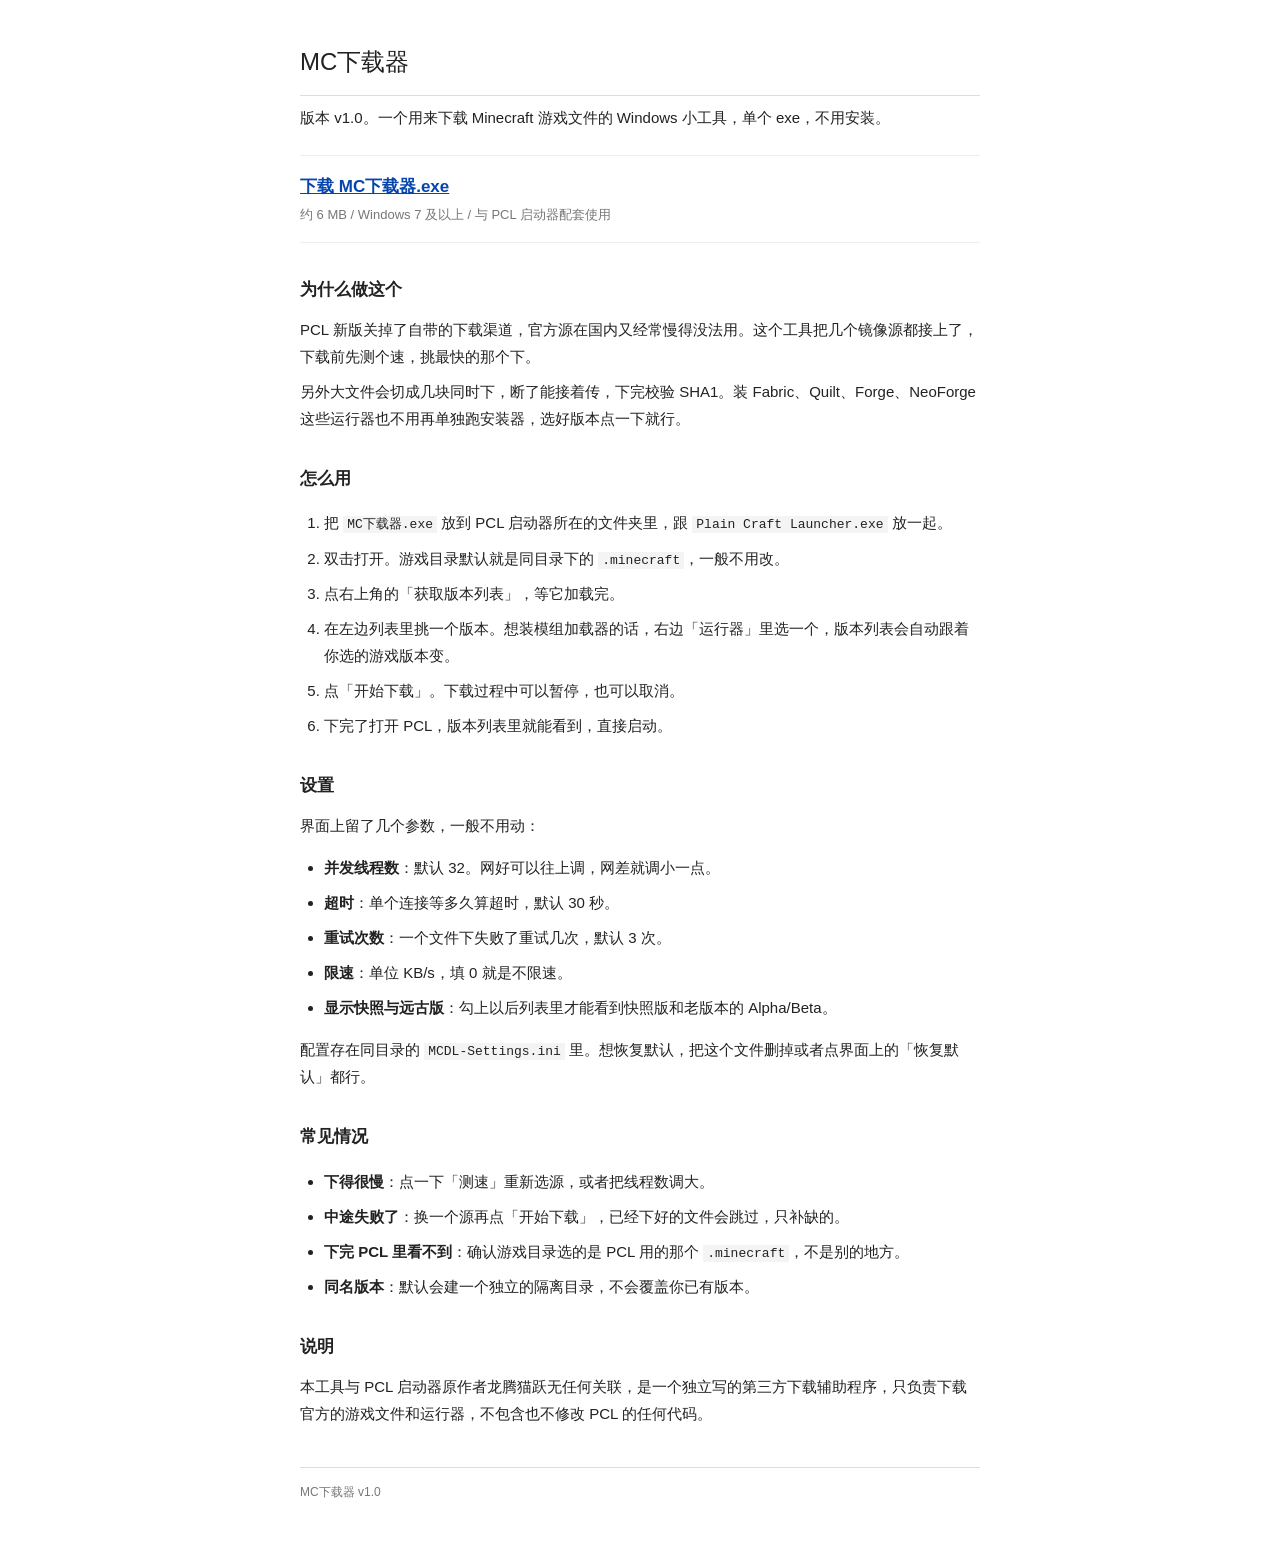
<file: tools/mcxzq.html>
<!DOCTYPE html>
<html lang="zh-CN">
<head>
<meta charset="UTF-8">
<meta name="viewport" content="width=device-width, initial-scale=1.0">
<title>MC下载器</title>
<style>
  body {
    font-family: "Microsoft YaHei", "PingFang SC", sans-serif;
    font-size: 15px;
    line-height: 1.8;
    color: #222;
    background: #fff;
    margin: 0;
    padding: 40px 20px 60px;
  }
  .page {
    max-width: 680px;
    margin: 0 auto;
  }
  h1 {
    font-size: 24px;
    font-weight: normal;
    margin: 0 0 6px;
    padding-bottom: 12px;
    border-bottom: 1px solid #ddd;
  }
  h2 {
    font-size: 17px;
    font-weight: bold;
    margin: 32px 0 10px;
  }
  p, li { margin: 8px 0; }
  ul, ol { padding-left: 24px; }
  a { color: #0645ad; }
  a:hover { text-decoration: none; }
  .dl {
    margin: 24px 0;
    padding: 16px 0;
    border-top: 1px solid #eee;
    border-bottom: 1px solid #eee;
  }
  .dl a {
    font-size: 17px;
    font-weight: bold;
  }
  .dl .meta { color: #777; font-size: 13px; }
  code {
    font-family: Consolas, "Courier New", monospace;
    font-size: 13px;
    background: #f4f4f4;
    padding: 1px 4px;
  }
  .foot {
    margin-top: 40px;
    padding-top: 14px;
    border-top: 1px solid #ddd;
    color: #777;
    font-size: 12px;
  }
</style>
</head>
<body>
<div class="page">

  <h1>MC下载器</h1>
  <p>版本 v1.0。一个用来下载 Minecraft 游戏文件的 Windows 小工具，单个 exe，不用安装。</p>

  <div class="dl">
    <a href="../downloads/MC下载器.exe" download>下载 MC下载器.exe</a>
    <div class="meta">约 6 MB / Windows 7 及以上 / 与 PCL 启动器配套使用</div>
  </div>

  <h2>为什么做这个</h2>
  <p>PCL 新版关掉了自带的下载渠道，官方源在国内又经常慢得没法用。这个工具把几个镜像源都接上了，下载前先测个速，挑最快的那个下。</p>
  <p>另外大文件会切成几块同时下，断了能接着传，下完校验 SHA1。装 Fabric、Quilt、Forge、NeoForge 这些运行器也不用再单独跑安装器，选好版本点一下就行。</p>

  <h2>怎么用</h2>
  <ol>
    <li>把 <code>MC下载器.exe</code> 放到 PCL 启动器所在的文件夹里，跟 <code>Plain Craft Launcher.exe</code> 放一起。</li>
    <li>双击打开。游戏目录默认就是同目录下的 <code>.minecraft</code>，一般不用改。</li>
    <li>点右上角的「获取版本列表」，等它加载完。</li>
    <li>在左边列表里挑一个版本。想装模组加载器的话，右边「运行器」里选一个，版本列表会自动跟着你选的游戏版本变。</li>
    <li>点「开始下载」。下载过程中可以暂停，也可以取消。</li>
    <li>下完了打开 PCL，版本列表里就能看到，直接启动。</li>
  </ol>

  <h2>设置</h2>
  <p>界面上留了几个参数，一般不用动：</p>
  <ul>
    <li><b>并发线程数</b>：默认 32。网好可以往上调，网差就调小一点。</li>
    <li><b>超时</b>：单个连接等多久算超时，默认 30 秒。</li>
    <li><b>重试次数</b>：一个文件下失败了重试几次，默认 3 次。</li>
    <li><b>限速</b>：单位 KB/s，填 0 就是不限速。</li>
    <li><b>显示快照与远古版</b>：勾上以后列表里才能看到快照版和老版本的 Alpha/Beta。</li>
  </ul>
  <p>配置存在同目录的 <code>MCDL-Settings.ini</code> 里。想恢复默认，把这个文件删掉或者点界面上的「恢复默认」都行。</p>

  <h2>常见情况</h2>
  <ul>
    <li><b>下得很慢</b>：点一下「测速」重新选源，或者把线程数调大。</li>
    <li><b>中途失败了</b>：换一个源再点「开始下载」，已经下好的文件会跳过，只补缺的。</li>
    <li><b>下完 PCL 里看不到</b>：确认游戏目录选的是 PCL 用的那个 <code>.minecraft</code>，不是别的地方。</li>
    <li><b>同名版本</b>：默认会建一个独立的隔离目录，不会覆盖你已有版本。</li>
  </ul>

  <h2>说明</h2>
  <p>本工具与 PCL 启动器原作者龙腾猫跃无任何关联，是一个独立写的第三方下载辅助程序，只负责下载官方的游戏文件和运行器，不包含也不修改 PCL 的任何代码。</p>

  <div class="foot">
    MC下载器 v1.0
  </div>

</div>
</body>
</html>
</file>
